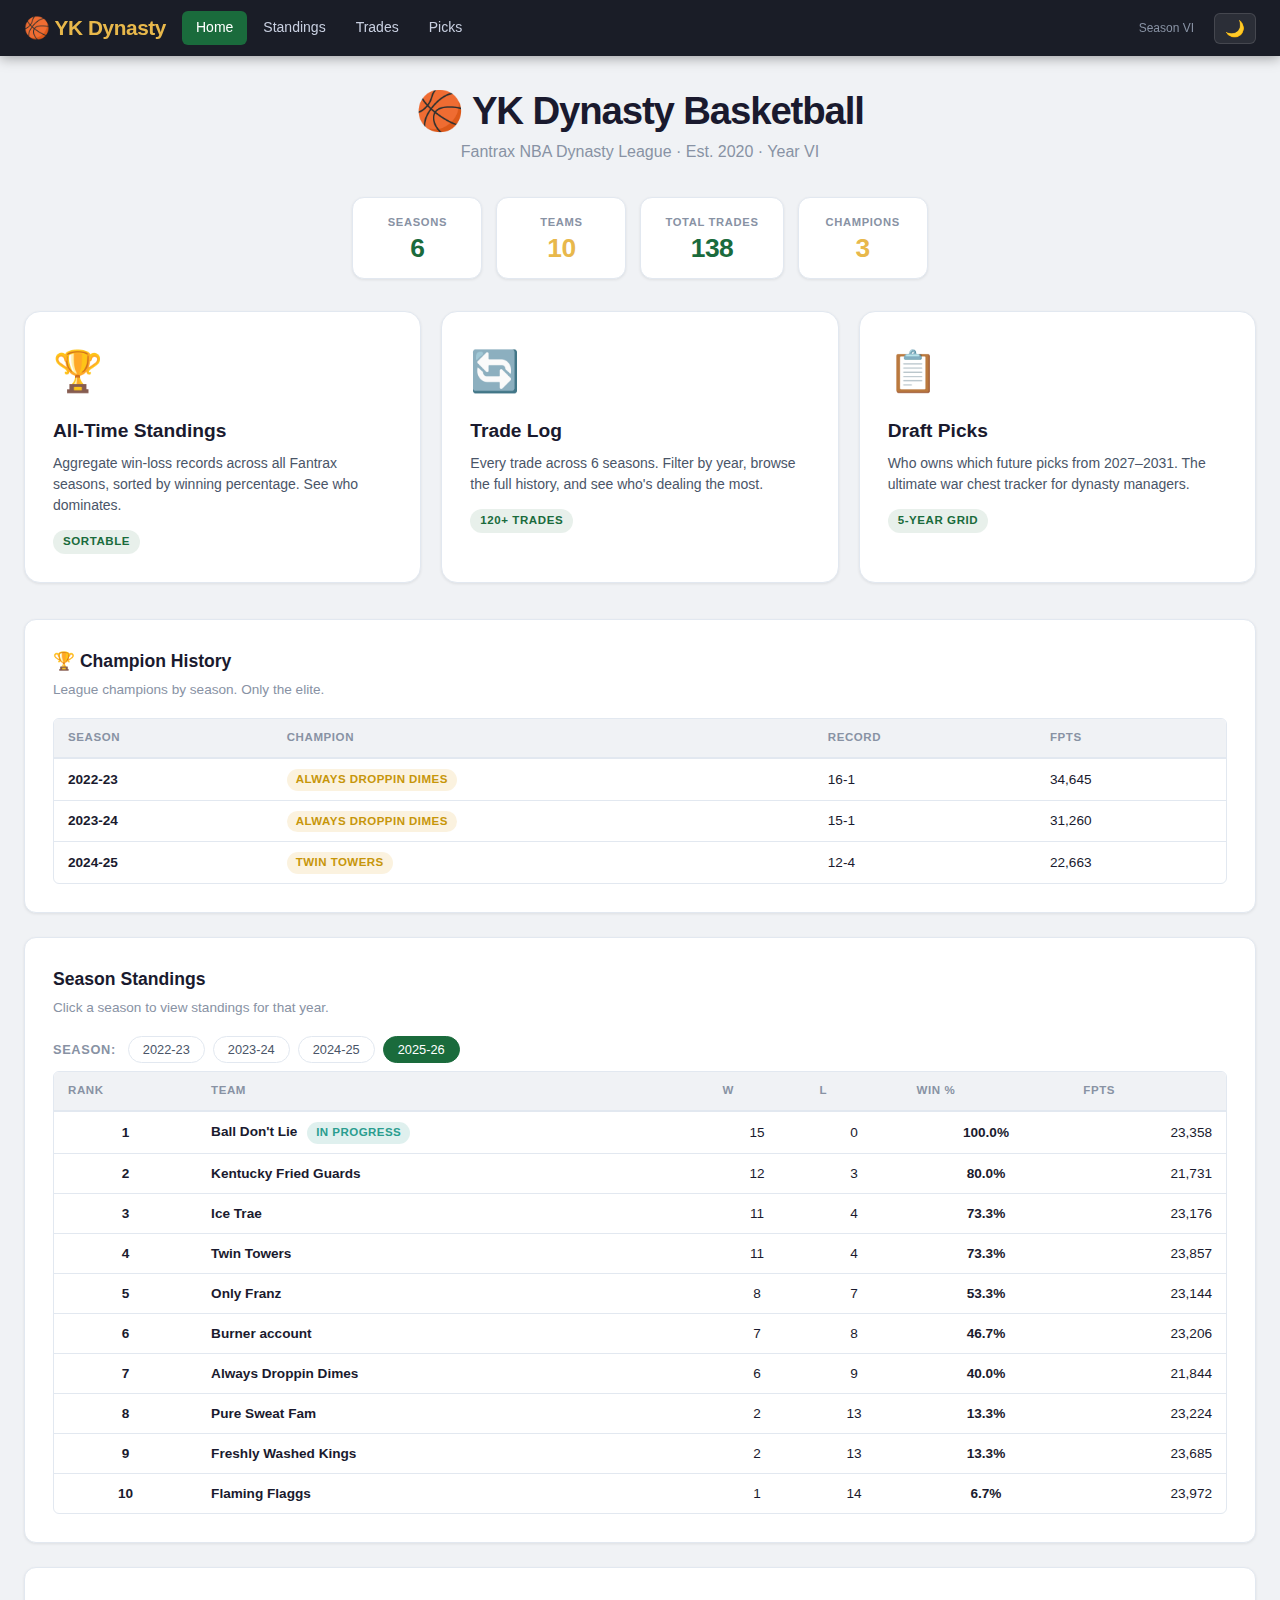
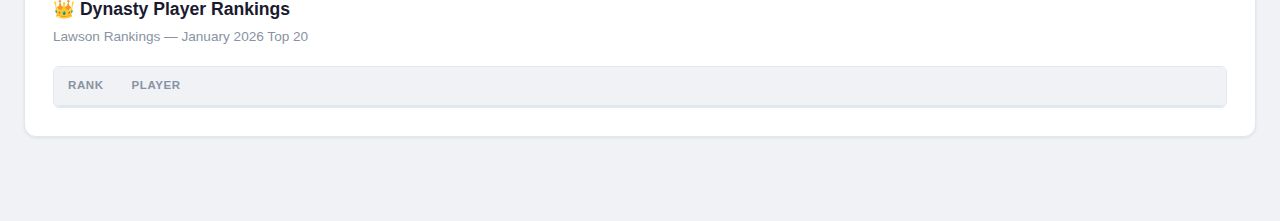
<file: docs/index.html>
<!DOCTYPE html>
<html lang="en">
<head>
  <meta charset="UTF-8" />
  <meta name="viewport" content="width=device-width, initial-scale=1.0" />
  <title>YK Dynasty Basketball</title>
  <script>if(localStorage.getItem('yk_theme')==='dark')document.documentElement.classList.add('dark');</script>
  <link rel="stylesheet" href="css/style.css" />
</head>
<body>
  <script src="js/nav.js"></script>

  <main class="page-container">
    <header class="page-header">
      <h1>&#x1F3C0; YK Dynasty Basketball</h1>
      <p class="subtitle">Fantrax NBA Dynasty League &middot; Est. 2020 &middot; Year VI</p>
    </header>

    <!-- Stat Bar -->
    <div class="stat-bar">
      <div class="stat-card">
        <span class="stat-label">Seasons</span>
        <span class="stat-value" id="stat-seasons">6</span>
      </div>
      <div class="stat-card">
        <span class="stat-label">Teams</span>
        <span class="stat-value gold" id="stat-teams">10</span>
      </div>
      <div class="stat-card">
        <span class="stat-label">Total Trades</span>
        <span class="stat-value" id="stat-trades">&mdash;</span>
      </div>
      <div class="stat-card">
        <span class="stat-label">Champions</span>
        <span class="stat-value gold" id="stat-champs">3</span>
      </div>
    </div>

    <!-- Dashboard Navigation Cards -->
    <div class="dashboard-grid">
      <a class="dashboard-card" href="standings.html">
        <div class="card-icon">&#x1F3C6;</div>
        <div class="card-title">All-Time Standings</div>
        <div class="card-desc">
          Aggregate win-loss records across all Fantrax seasons, sorted by
          winning percentage. See who dominates.
        </div>
        <span class="card-tag">Sortable</span>
      </a>
      <a class="dashboard-card" href="trade.html">
        <div class="card-icon">&#x1F504;</div>
        <div class="card-title">Trade Log</div>
        <div class="card-desc">
          Every trade across 6 seasons. Filter by year, browse the full
          history, and see who's dealing the most.
        </div>
        <span class="card-tag">120+ Trades</span>
      </a>
      <a class="dashboard-card" href="picks.html">
        <div class="card-icon">&#x1F4CB;</div>
        <div class="card-title">Draft Picks</div>
        <div class="card-desc">
          Who owns which future picks from 2027&ndash;2031. The ultimate
          war chest tracker for dynasty managers.
        </div>
        <span class="card-tag">5-Year Grid</span>
      </a>
    </div>

    <!-- Champion History -->
    <div class="chart-section">
      <h2>&#x1F3C6; Champion History</h2>
      <p class="chart-description">League champions by season. Only the elite.</p>
      <div class="data-table-wrapper">
        <table class="data-table" id="champ-table">
          <thead>
            <tr>
              <th>Season</th>
              <th>Champion</th>
              <th>Record</th>
              <th>FPTS</th>
            </tr>
          </thead>
          <tbody id="champ-tbody"></tbody>
        </table>
      </div>
    </div>

    <!-- Season Standings Switcher -->
    <div class="chart-section">
      <h2>Season Standings</h2>
      <p class="chart-description">Click a season to view standings for that year.</p>
      <div class="filter-bar" id="season-filter-bar">
        <label>Season:</label>
      </div>
      <div class="data-table-wrapper">
        <table class="data-table" id="standings-table">
          <thead>
            <tr>
              <th data-sort="rank">Rank</th>
              <th data-sort="team">Team</th>
              <th data-sort="w">W</th>
              <th data-sort="l">L</th>
              <th data-sort="pct">Win %</th>
              <th data-sort="fpts">FPTS</th>
            </tr>
          </thead>
          <tbody id="standings-tbody"></tbody>
        </table>
      </div>
    </div>

    <!-- Dynasty Rankings (Top 20) -->
    <div class="chart-section">
      <h2>&#x1F451; Dynasty Player Rankings</h2>
      <p class="chart-description">Lawson Rankings &mdash; January 2026 Top 20</p>
      <div class="data-table-wrapper">
        <table class="data-table" id="rankings-table">
          <thead>
            <tr>
              <th style="width:60px">Rank</th>
              <th>Player</th>
            </tr>
          </thead>
          <tbody id="rankings-tbody"></tbody>
        </table>
      </div>
    </div>
  </main>

  <script src="js/charts.js"></script>
  <script>
    (async function () {
      const YK = window.YK;

      // Load data
      let seasonsData, tradesData, rankingsData;
      try {
        [seasonsData, tradesData, rankingsData] = await Promise.all([
          YK.loadJSON('data/seasons.json'),
          YK.loadJSON('data/trades.json'),
          YK.loadJSON('data/rankings.json'),
        ]);
      } catch (e) {
        console.error('Failed to load data:', e);
        return;
      }

      const seasons = seasonsData.seasons;

      // Stat bar
      document.getElementById('stat-trades').textContent = tradesData.length;

      // Champion table
      const champTbody = document.getElementById('champ-tbody');
      const champs = seasons.filter(s => s.champion);
      champTbody.innerHTML = champs.map(s => {
        const winner = s.standings.find(t => t.team === s.champion);
        return `<tr>
          <td><strong>${s.year}</strong></td>
          <td>
            <span class="badge badge-champ">${s.champion}</span>
          </td>
          <td>${winner ? `${winner.w}-${winner.l}` : '&mdash;'}</td>
          <td>${winner ? winner.fpts.toLocaleString() : '&mdash;'}</td>
        </tr>`;
      }).join('');

      // Season standings switcher
      const filterBar = document.getElementById('season-filter-bar');
      const standingsTbody = document.getElementById('standings-tbody');

      function renderStandings(season) {
        const s = seasons.find(x => x.year === season);
        if (!s) return;
        standingsTbody.innerHTML = s.standings.map(t => {
          const isChamp = t.team === s.champion;
          return `<tr data-rank="${t.rank}" data-team="${t.team}" data-w="${t.w}" data-l="${t.l}" data-pct="${t.win_pct}" data-fpts="${t.fpts}">
            <td style="text-align:center;font-weight:700">${t.rank}</td>
            <td>
              ${isChamp ? '<span style="color:var(--brand-gold);margin-right:4px">&#x1F3C6;</span>' : ''}
              <strong>${t.team}</strong>
              ${s.in_progress && t.rank === 1 ? ' <span class="badge badge-active" style="margin-left:6px">IN PROGRESS</span>' : ''}
            </td>
            <td style="text-align:center">${t.w}</td>
            <td style="text-align:center">${t.l}</td>
            <td style="text-align:center;font-weight:600">${(t.win_pct * 100).toFixed(1)}%</td>
            <td style="text-align:right">${t.fpts.toLocaleString()}</td>
          </tr>`;
        }).join('');
      }

      // Build filter buttons
      seasons.forEach((s, i) => {
        const btn = document.createElement('button');
        btn.className = 'filter-btn' + (i === seasons.length - 1 ? ' active' : '');
        btn.textContent = s.year;
        btn.addEventListener('click', () => {
          filterBar.querySelectorAll('.filter-btn').forEach(b => b.classList.remove('active'));
          btn.classList.add('active');
          renderStandings(s.year);
        });
        filterBar.appendChild(btn);
      });

      // Show current season by default
      renderStandings(seasons[seasons.length - 1].year);

      // Make standings sortable
      YK.makeSortable(document.getElementById('standings-table'));

      // Dynasty rankings (top 20)
      const rankingsTbody = document.getElementById('rankings-tbody');
      rankingsTbody.innerHTML = rankingsData.rankings.slice(0, 20).map(r => {
        return `<tr>
          <td style="text-align:center;font-weight:700;color:var(--brand-green)">${r.rank}</td>
          <td>${r.player}</td>
        </tr>`;
      }).join('');
    })();
  </script>
</body>
</html>
</file>
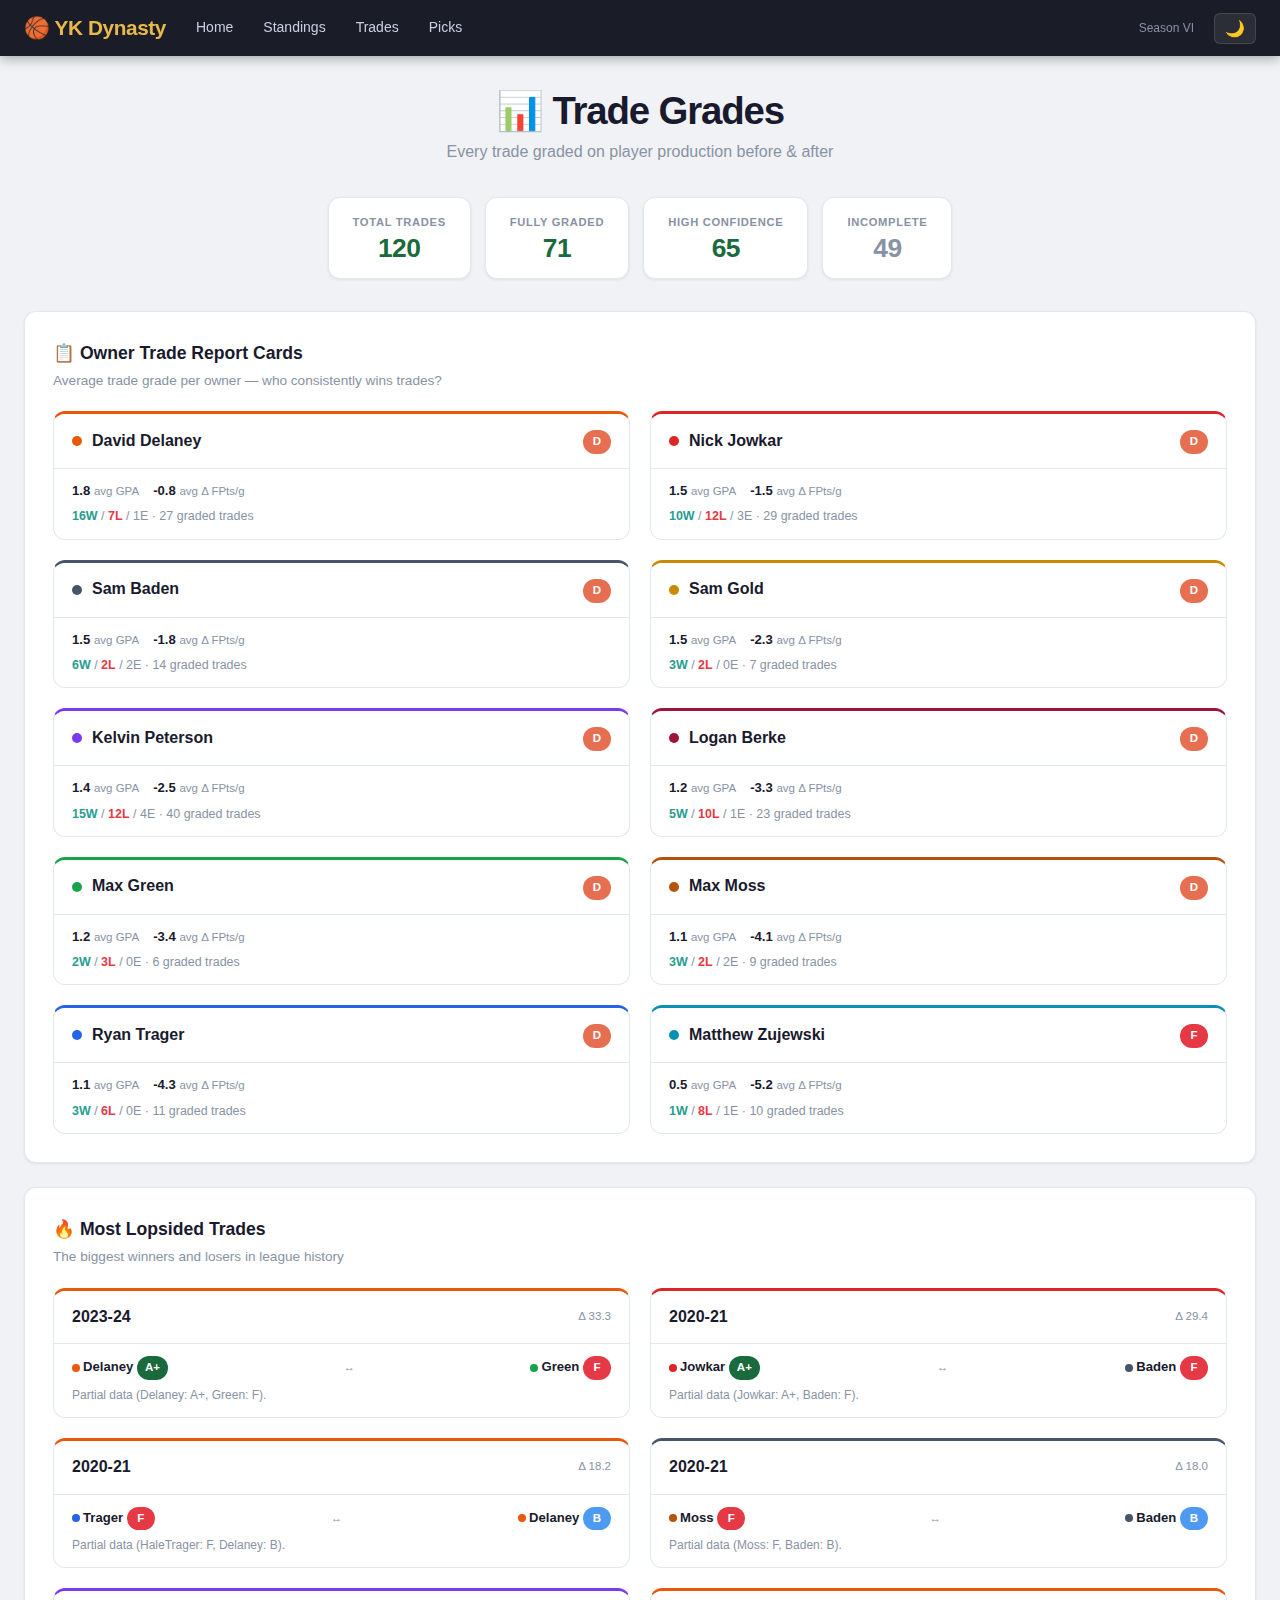
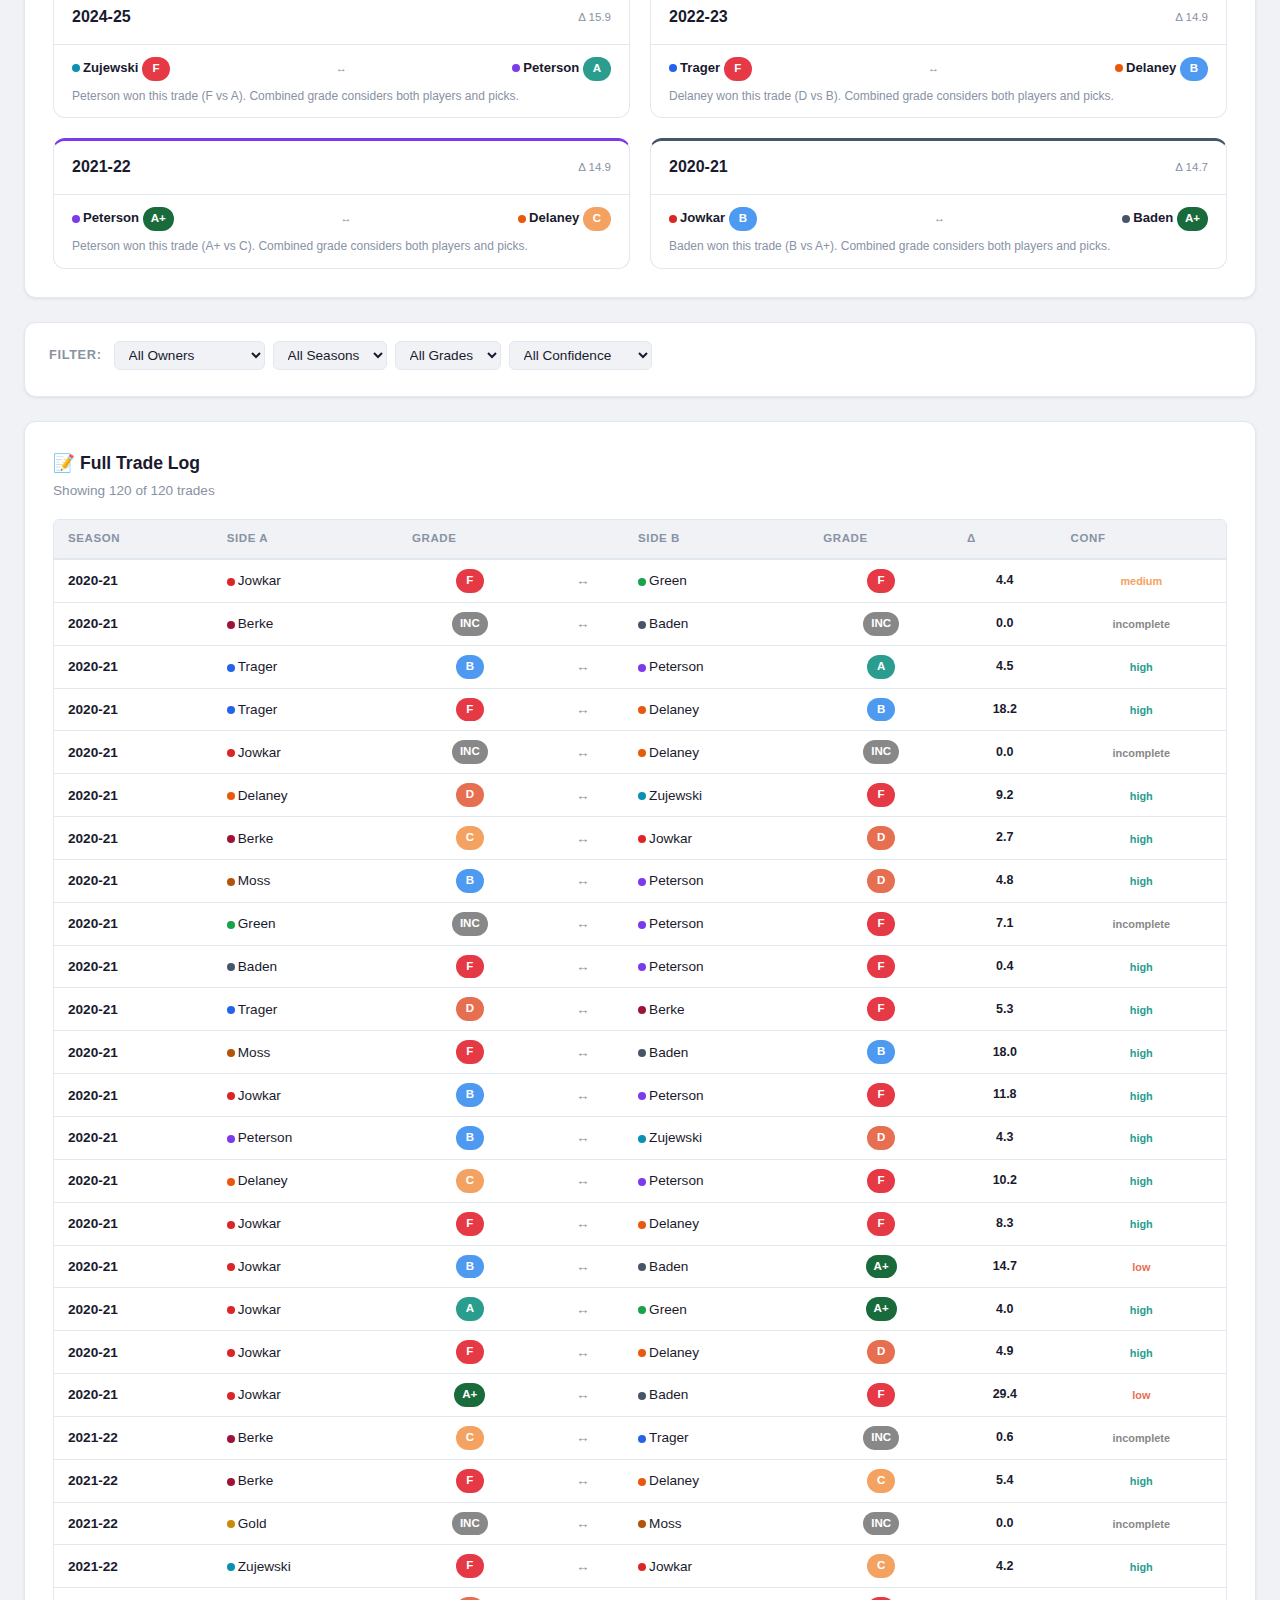
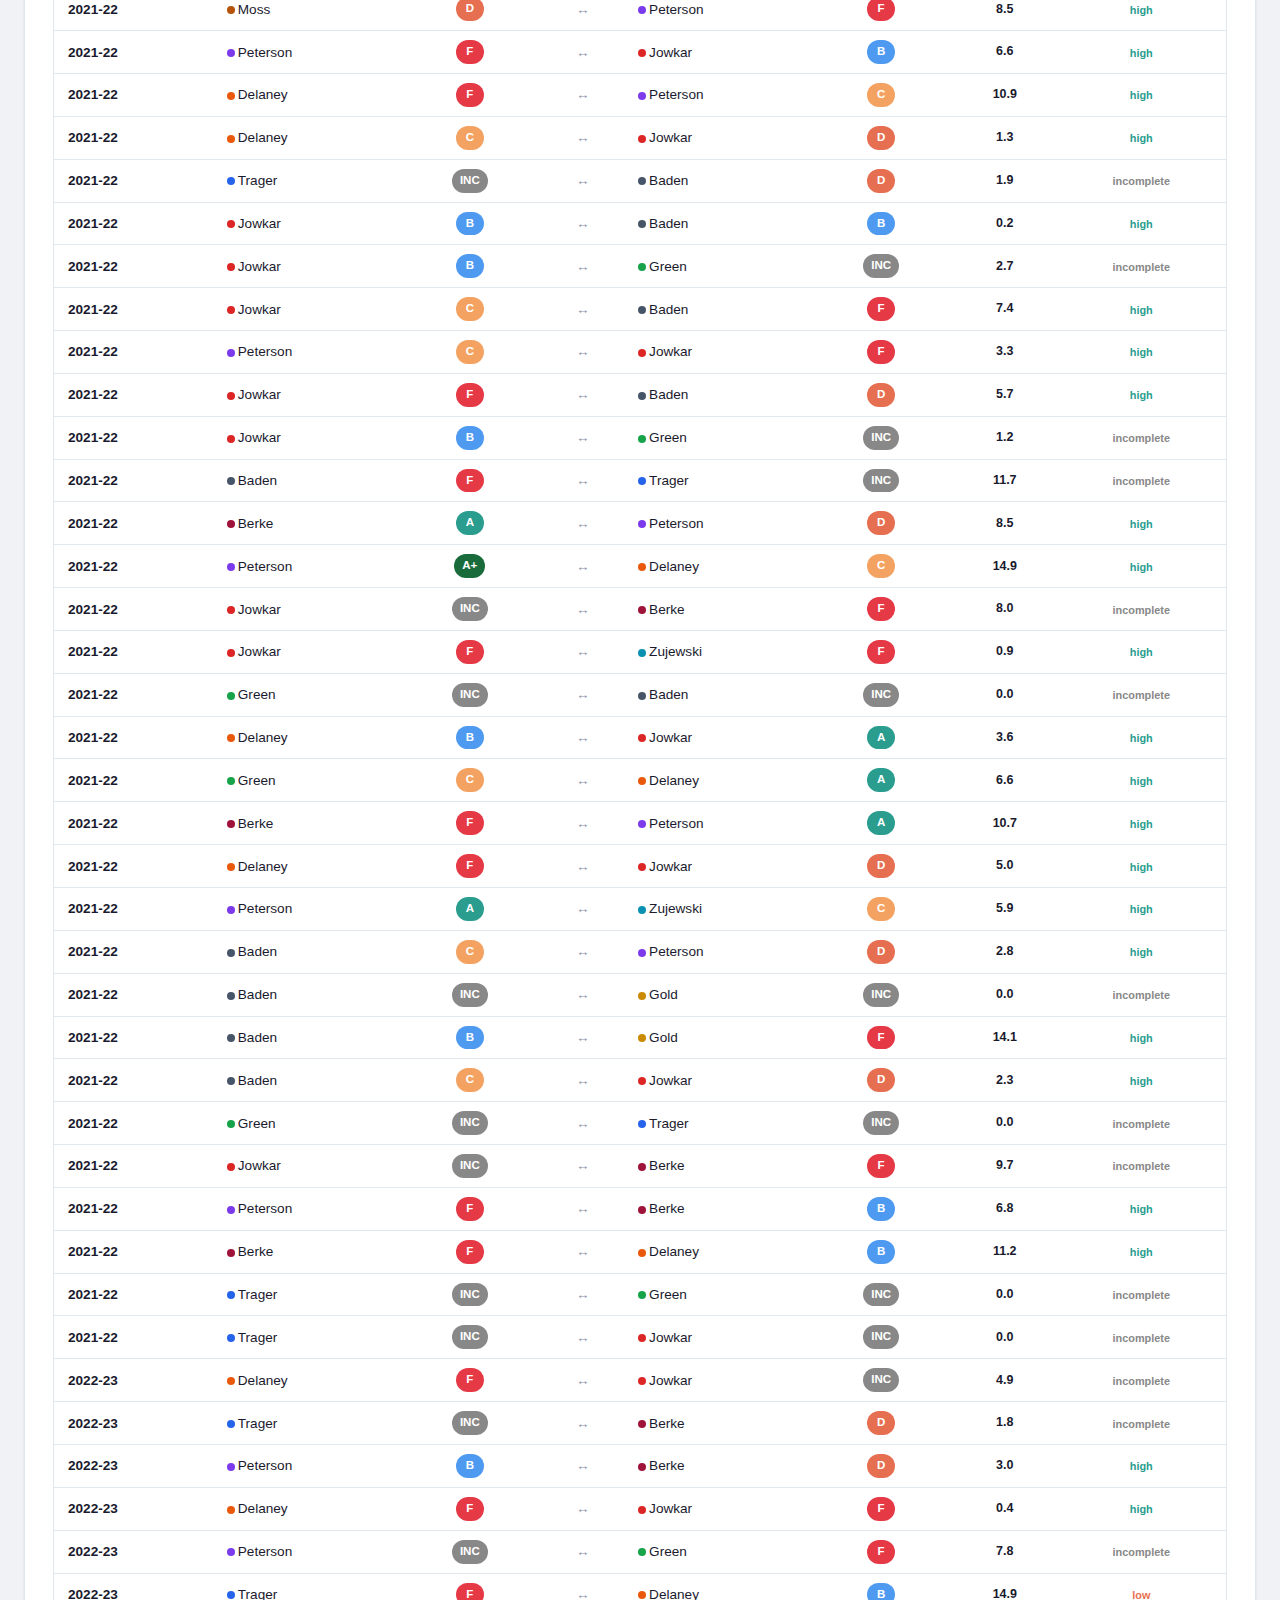
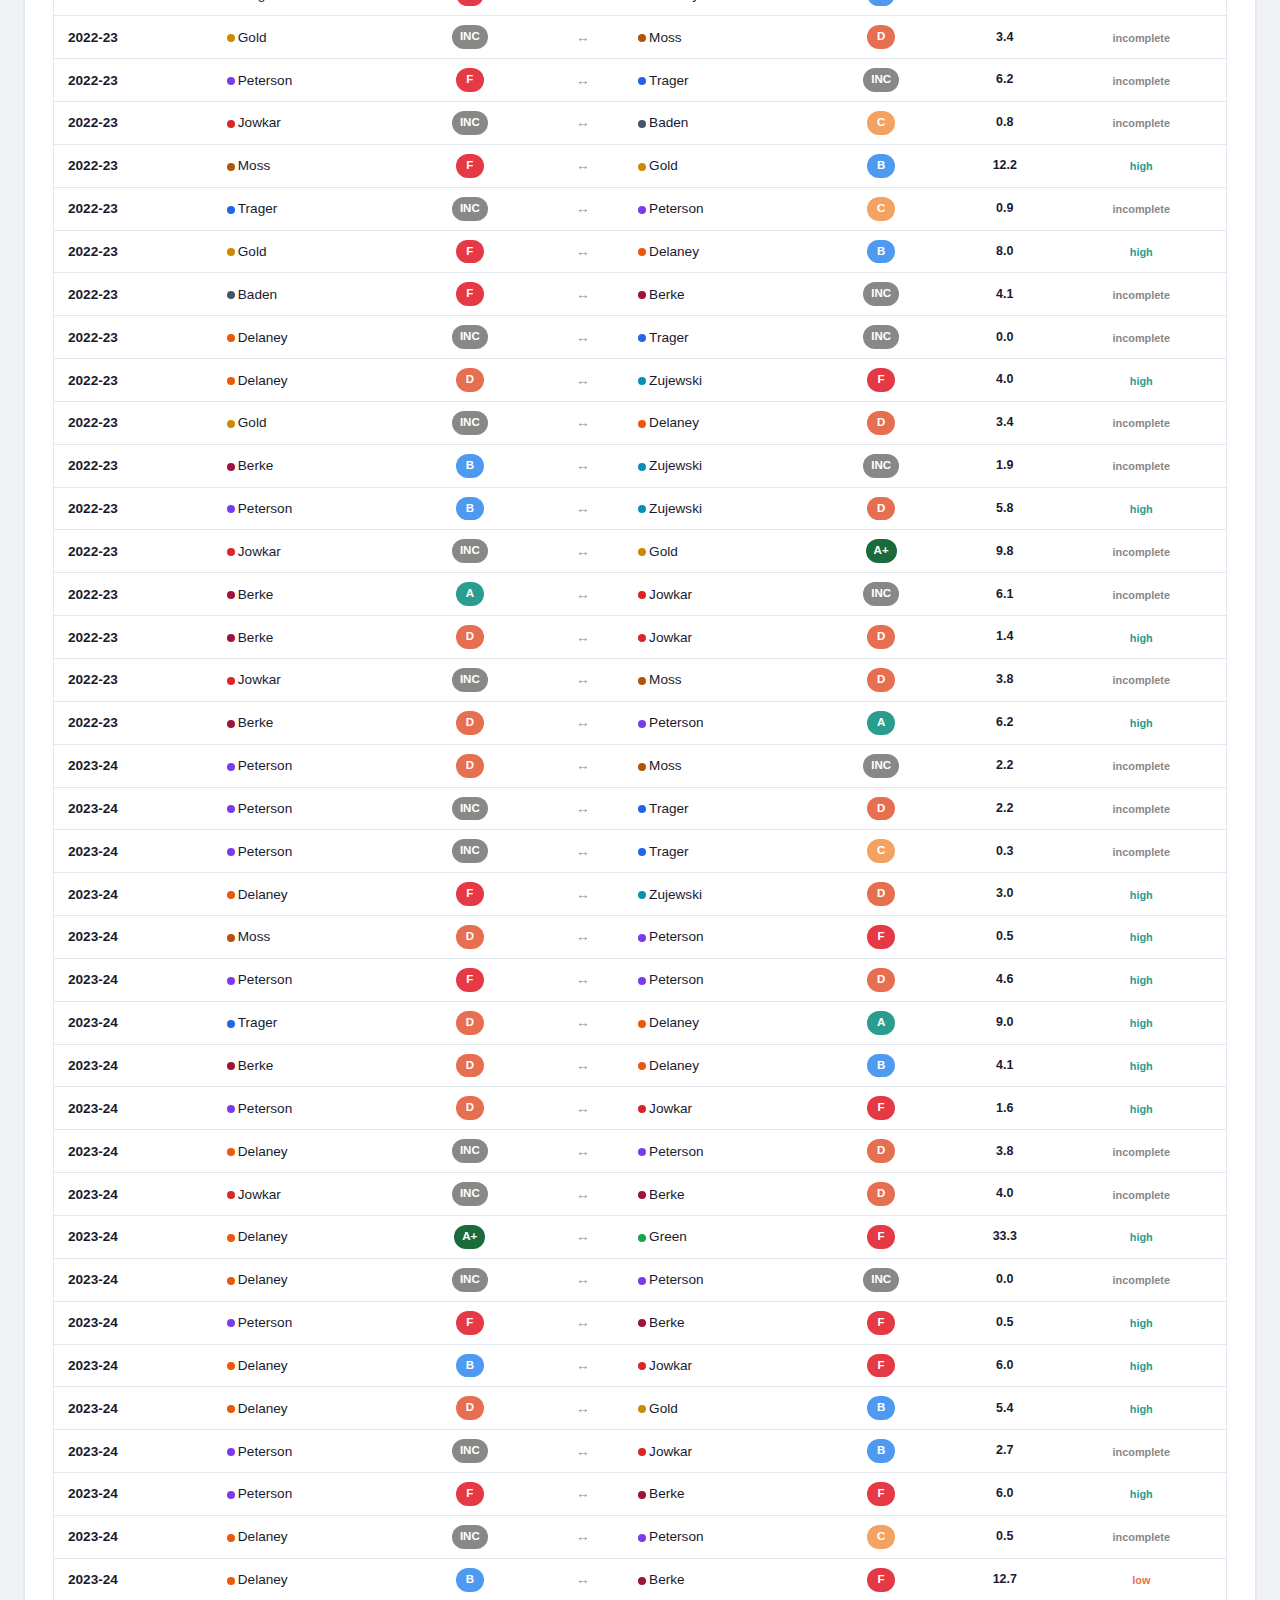
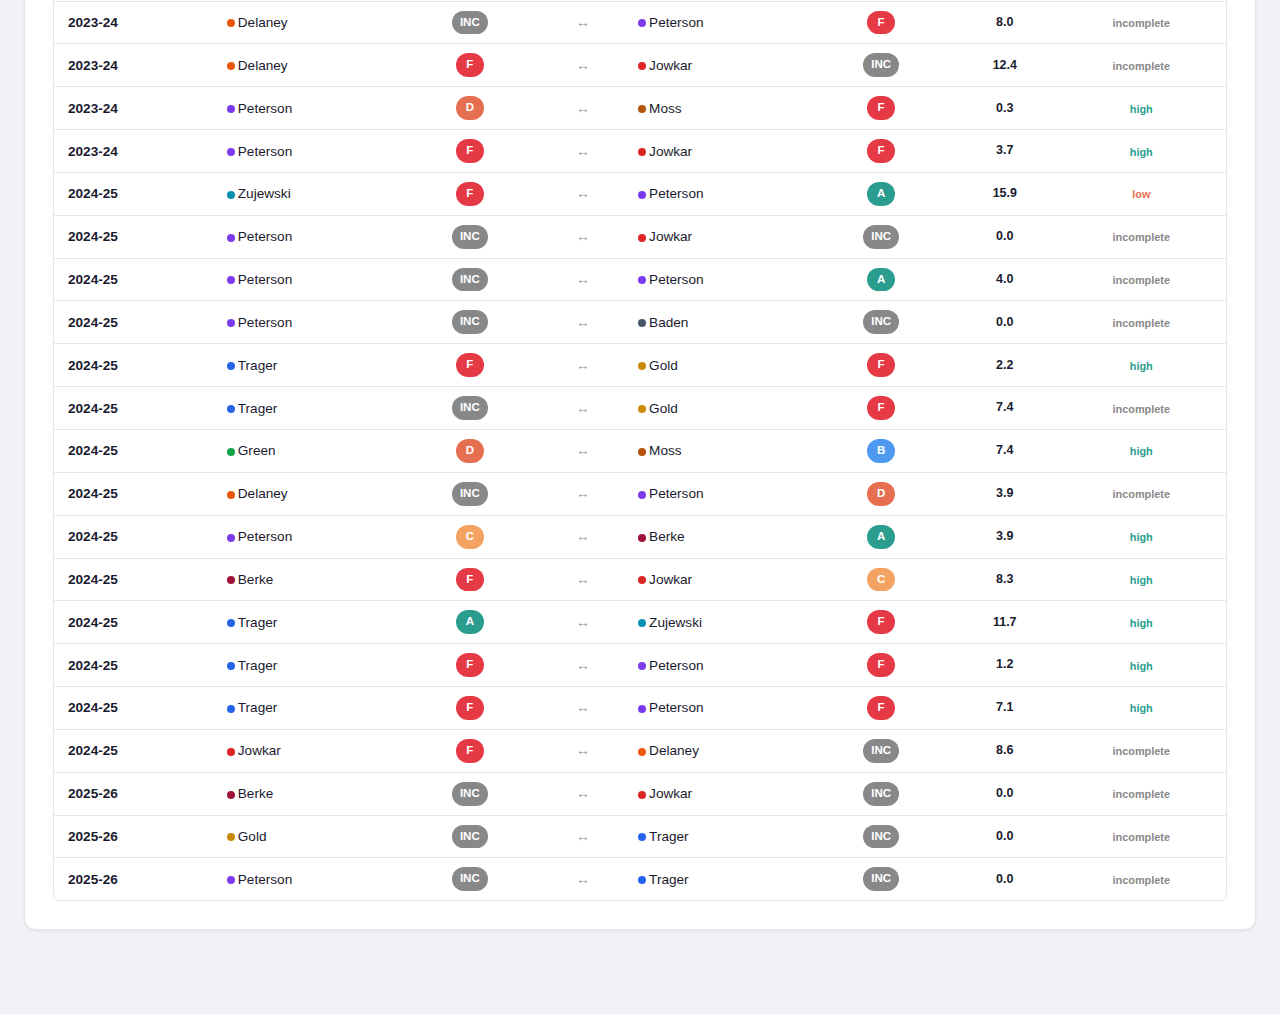
<file: docs/grades.html>
<!DOCTYPE html>
<html lang="en">
<head>
  <meta charset="UTF-8" />
  <meta name="viewport" content="width=device-width, initial-scale=1.0" />
  <title>Trade Grades &mdash; YK Dynasty Basketball</title>
  <script>if(localStorage.getItem('yk_theme')==='dark')document.documentElement.classList.add('dark');</script>
  <link rel="stylesheet" href="css/style.css" />
</head>
<body>
  <script src="js/nav.js"></script>

  <main class="page-container">
    <header class="page-header">
      <h1>&#x1F4CA; Trade Grades</h1>
      <p class="subtitle">Every trade graded on player production before &amp; after</p>
    </header>

    <!-- Summary Stats -->
    <div class="stat-bar" id="grade-stats-bar">
      <div class="stat-card"><span class="stat-label">Loading&hellip;</span></div>
    </div>

    <!-- Owner Report Cards -->
    <div class="chart-section" id="owner-report-section">
      <h2>&#x1F4CB; Owner Trade Report Cards</h2>
      <p class="chart-description">Average trade grade per owner &mdash; who consistently wins trades?</p>
      <div id="owner-report-grid" class="roster-grid"></div>
    </div>

    <!-- Best & Worst Trades -->
    <div class="chart-section" id="notable-trades-section">
      <h2>&#x1F525; Most Lopsided Trades</h2>
      <p class="chart-description">The biggest winners and losers in league history</p>
      <div id="notable-trades-grid" class="roster-grid"></div>
    </div>

    <!-- Filters -->
    <div class="chart-section" style="padding:18px 24px">
      <div class="filter-bar" id="grade-filters">
        <label>Filter:</label>
        <select id="filter-owner" class="filter-select">
          <option value="">All Owners</option>
        </select>
        <select id="filter-season" class="filter-select">
          <option value="">All Seasons</option>
        </select>
        <select id="filter-grade" class="filter-select">
          <option value="">All Grades</option>
          <option value="A+">A+ Only</option>
          <option value="A">A Only</option>
          <option value="B">B Only</option>
          <option value="C">C Only</option>
          <option value="D">D Only</option>
          <option value="F">F Only</option>
        </select>
        <select id="filter-confidence" class="filter-select">
          <option value="">All Confidence</option>
          <option value="high">High Confidence</option>
          <option value="medium">Medium</option>
          <option value="low">Low</option>
          <option value="incomplete">Incomplete</option>
        </select>
      </div>
    </div>

    <!-- Trade Log -->
    <div class="chart-section" id="trade-log-section">
      <h2>&#x1F4DD; Full Trade Log</h2>
      <p class="chart-description" id="trade-count-label"></p>
      <div id="trade-log" class="data-table-wrapper"></div>
    </div>

    <!-- Trade Detail (expandable) -->
    <div id="trade-detail" style="display:none"></div>
  </main>

  <script src="js/core.js"></script>
  <script src="js/dashboards/grades.js"></script>
</body>
</html>
</file>
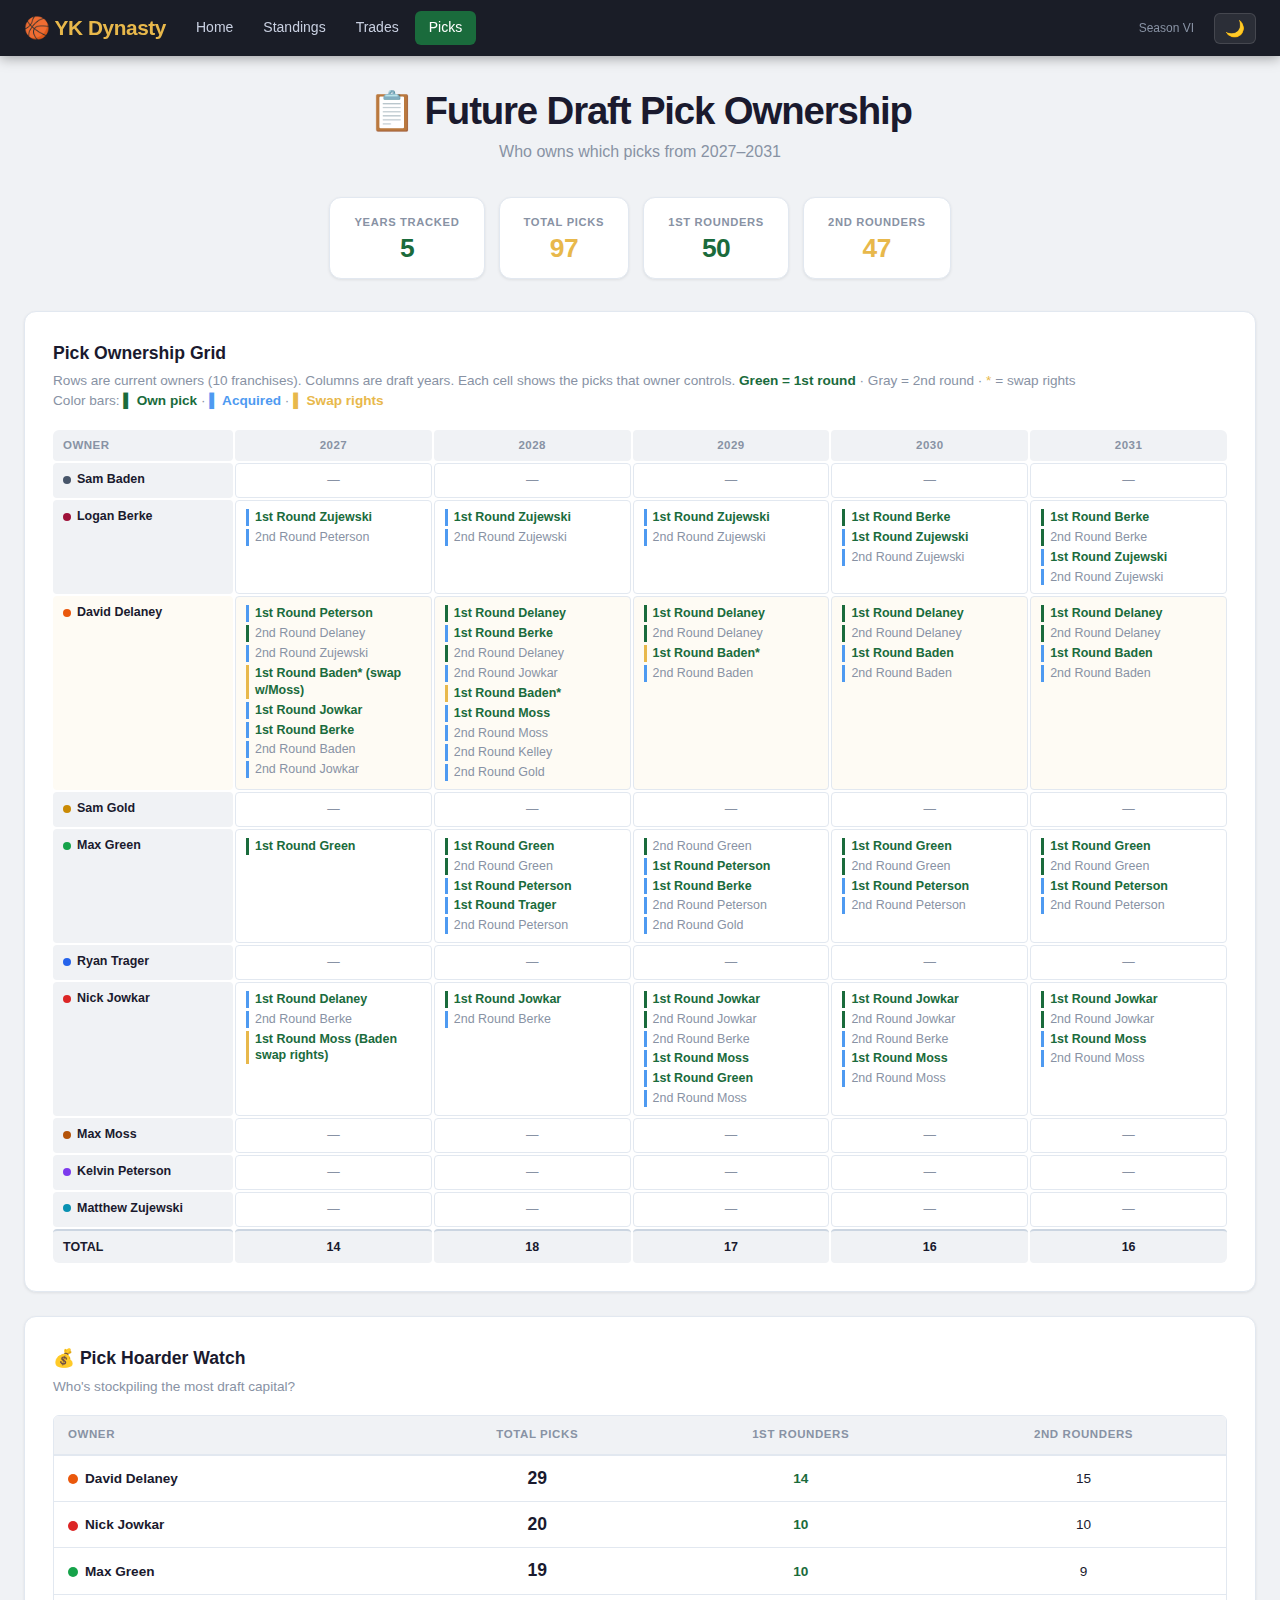
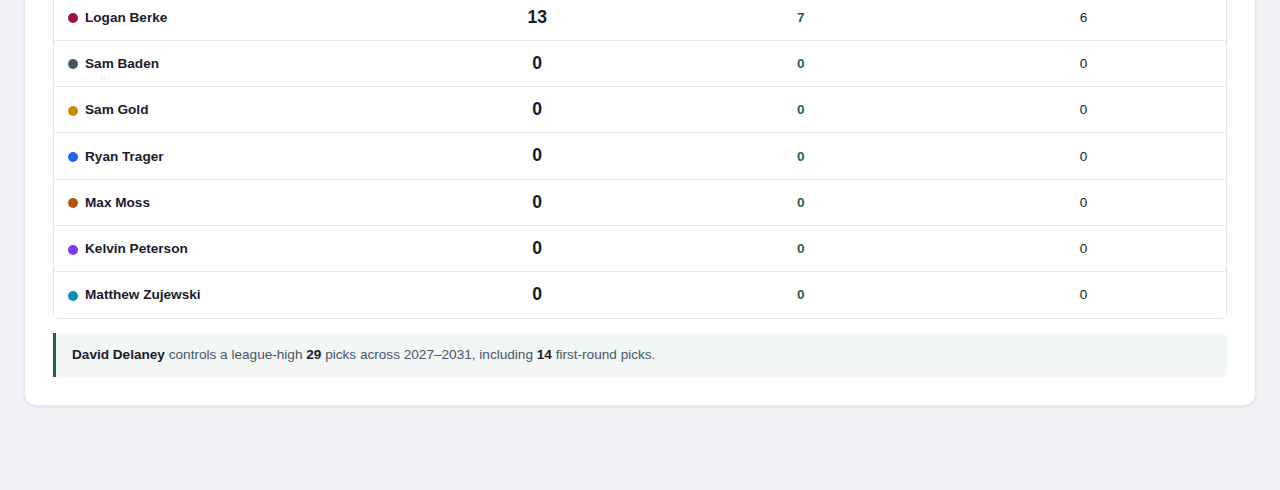
<file: docs/picks.html>
<!DOCTYPE html>
<html lang="en">
<head>
  <meta charset="UTF-8" />
  <meta name="viewport" content="width=device-width, initial-scale=1.0" />
  <title>Draft Picks &mdash; YK Dynasty Basketball</title>
  <script>if(localStorage.getItem('yk_theme')==='dark')document.documentElement.classList.add('dark');</script>
  <link rel="stylesheet" href="css/style.css" />
</head>
<body>
  <script src="js/nav.js"></script>

  <main class="page-container">
    <header class="page-header">
      <h1>&#x1F4CB; Future Draft Pick Ownership</h1>
      <p class="subtitle" id="picks-subtitle">Loading&hellip;</p>
    </header>

    <!-- Stat bar -->
    <div class="stat-bar" id="pick-stats"></div>

    <!-- Pick Grid -->
    <div class="chart-section">
      <h2>Pick Ownership Grid</h2>
      <p class="chart-description">
        Rows are current owners (10 franchises). Columns are draft years. Each cell shows the picks that owner controls.
        <span class="pick-1st">Green = 1st round</span> &middot;
        <span class="pick-2nd">Gray = 2nd round</span> &middot;
        <span style="color:var(--brand-gold)">*</span> = swap rights<br>
        Color bars: <span style="color:var(--brand-green);font-weight:600">&#9612; Own pick</span> &middot;
        <span style="color:var(--kept);font-weight:600">&#9612; Acquired</span> &middot;
        <span style="color:var(--brand-gold);font-weight:600">&#9612; Swap rights</span>
      </p>
      <div class="data-table-wrapper" style="border:none">
        <div id="pick-grid-container">
          <div class="loading-spinner"><div class="spinner"></div> Loading&hellip;</div>
        </div>
      </div>
    </div>

    <!-- Pick Hoarder Insight -->
    <div class="chart-section" id="hoarder-section" style="display:none">
      <h2>&#x1F4B0; Pick Hoarder Watch</h2>
      <p class="chart-description">Who's stockpiling the most draft capital?</p>
      <div class="data-table-wrapper">
        <table class="data-table" id="hoarder-table">
          <thead>
            <tr>
              <th data-sort="owner">Owner</th>
              <th data-sort="total" style="text-align:center">Total Picks</th>
              <th data-sort="firsts" style="text-align:center">1st Rounders</th>
              <th data-sort="seconds" style="text-align:center">2nd Rounders</th>
            </tr>
          </thead>
          <tbody id="hoarder-tbody"></tbody>
        </table>
      </div>
      <p class="chart-insight" id="hoarder-insight"></p>
    </div>
  </main>

  <script src="js/core.js"></script>
  <script>
    (async function () {
      const YK = window.YK;

      let picksData;
      try {
        picksData = await YK.loadJSON('data/picks.json');
      } catch (e) {
        console.error('Failed to load picks:', e);
        return;
      }

      const years = Object.keys(picksData).sort();

      // Dynamic subtitle
      if (years.length > 0) {
        document.getElementById('picks-subtitle').innerHTML =
          'Who owns which picks from ' + years[0] + '&ndash;' + years[years.length - 1];
      }

      // Use canonical 10 owners from YK, sorted alphabetically
      const owners = YK.OWNERS_ALPHA.slice();

      // Classify picks: own, acquired, swap
      function classifyPick(pickStr, holderOwner) {
        const isSwap = pickStr.includes('*') || pickStr.toLowerCase().includes('swap');
        if (isSwap) return 'pick-swap';

        // Parse original owner from pick string: "1st Round OwnerName" or "2nd Round OwnerName"
        const match = pickStr.match(/(?:1st|2nd)\s+Round\s+(\w+)/i);
        if (match) {
          const originalOwner = YK.resolveOwner(match[1]);
          if (originalOwner === holderOwner) return 'pick-own';
          return 'pick-acquired';
        }
        return 'pick-own';
      }

      // Build grid
      const container = document.getElementById('pick-grid-container');

      let gridHTML = '<div class="pick-grid" style="grid-template-columns: 180px repeat(' + years.length + ', 1fr);">';

      // Header row
      gridHTML += '<div class="pick-cell header">Owner</div>';
      years.forEach(function(yr) {
        gridHTML += '<div class="pick-cell header" style="text-align:center">' + yr + '</div>';
      });

      // Owner rows
      owners.forEach(function(owner) {
        const color = YK.ownerColor(owner);
        const displayName = YK.ownerDisplayName(owner);
        const isDelaney = owner === 'Delaney';
        const highlightClass = isDelaney ? ' owner-highlight' : '';

        gridHTML += '<div class="pick-cell owner-name' + highlightClass + '">';
        gridHTML += '<span style="display:inline-block;width:8px;height:8px;border-radius:50%;background:' + color + ';margin-right:6px;vertical-align:middle"></span>';
        gridHTML += displayName;
        gridHTML += '</div>';

        years.forEach(function(yr) {
          const picks = (picksData[yr] && picksData[yr][owner]) || [];
          if (picks.length === 0) {
            gridHTML += '<div class="pick-cell pick-content' + highlightClass + '" style="text-align:center;color:var(--text-muted)">&mdash;</div>';
          } else {
            const pickItems = picks.map(function(p) {
              const is1st = p.toLowerCase().includes('1st');
              const cls = is1st ? 'pick-1st' : 'pick-2nd';
              const colorCls = classifyPick(p, owner);
              return '<div class="pick-item ' + cls + ' ' + colorCls + '">' + escapeHtml(p) + '</div>';
            }).join('');
            gridHTML += '<div class="pick-cell pick-content' + highlightClass + '">' + pickItems + '</div>';
          }
        });
      });

      // Summary row
      gridHTML += '<div class="pick-cell summary-row" style="font-weight:700;background:var(--bg-primary);border-top:2px solid var(--border-strong)">TOTAL</div>';
      years.forEach(function(yr) {
        let yearTotal = 0;
        owners.forEach(function(owner) {
          yearTotal += ((picksData[yr] && picksData[yr][owner]) || []).length;
        });
        gridHTML += '<div class="pick-cell summary-row" style="text-align:center;font-weight:700;background:var(--bg-primary);border-top:2px solid var(--border-strong)">' + yearTotal + '</div>';
      });

      gridHTML += '</div>';
      container.innerHTML = gridHTML;

      // Stat bar
      let totalPicks = 0;
      let total1st = 0;
      let total2nd = 0;
      years.forEach(function(yr) {
        Object.values(picksData[yr] || {}).forEach(function(picks) {
          picks.forEach(function(p) {
            totalPicks++;
            if (p.toLowerCase().includes('1st')) total1st++;
            else total2nd++;
          });
        });
      });

      document.getElementById('pick-stats').innerHTML =
        '<div class="stat-card">' +
          '<span class="stat-label">Years Tracked</span>' +
          '<span class="stat-value">' + years.length + '</span>' +
        '</div>' +
        '<div class="stat-card">' +
          '<span class="stat-label">Total Picks</span>' +
          '<span class="stat-value gold">' + totalPicks + '</span>' +
        '</div>' +
        '<div class="stat-card">' +
          '<span class="stat-label">1st Rounders</span>' +
          '<span class="stat-value">' + total1st + '</span>' +
        '</div>' +
        '<div class="stat-card">' +
          '<span class="stat-label">2nd Rounders</span>' +
          '<span class="stat-value gold">' + total2nd + '</span>' +
        '</div>';

      // Hoarder table
      var ownerTotals = {};
      owners.forEach(function(owner) {
        ownerTotals[owner] = { total: 0, firsts: 0, seconds: 0 };
        years.forEach(function(yr) {
          var picks = (picksData[yr] && picksData[yr][owner]) || [];
          picks.forEach(function(p) {
            ownerTotals[owner].total++;
            if (p.toLowerCase().includes('1st')) ownerTotals[owner].firsts++;
            else ownerTotals[owner].seconds++;
          });
        });
      });

      var sortedHoarders = owners.slice().sort(function(a, b) { return ownerTotals[b].total - ownerTotals[a].total; });

      var hoarderTbody = document.getElementById('hoarder-tbody');
      hoarderTbody.innerHTML = sortedHoarders.map(function(owner) {
        var t = ownerTotals[owner];
        var color = YK.ownerColor(owner);
        var displayName = YK.ownerDisplayName(owner);
        return '<tr data-owner="' + displayName + '" data-total="' + t.total + '" data-firsts="' + t.firsts + '" data-seconds="' + t.seconds + '">' +
          '<td>' +
            '<span style="display:inline-block;width:10px;height:10px;border-radius:50%;background:' + color + ';margin-right:7px;vertical-align:middle"></span>' +
            '<strong>' + displayName + '</strong>' +
          '</td>' +
          '<td style="text-align:center;font-weight:700;font-size:1.1rem">' + t.total + '</td>' +
          '<td style="text-align:center"><span class="pick-1st">' + t.firsts + '</span></td>' +
          '<td style="text-align:center">' + t.seconds + '</td>' +
        '</tr>';
      }).join('');

      // Insight
      var topHoarder = sortedHoarders[0];
      if (topHoarder) {
        var t = ownerTotals[topHoarder];
        document.getElementById('hoarder-insight').innerHTML =
          '<strong>' + YK.ownerDisplayName(topHoarder) + '</strong> controls a league-high <strong>' + t.total + '</strong> picks across ' +
          years[0] + '&ndash;' + years[years.length - 1] + ', ' +
          'including <strong>' + t.firsts + '</strong> first-round picks.';
      }

      document.getElementById('hoarder-section').style.display = 'block';
      YK.makeSortable(document.getElementById('hoarder-table'));

      function escapeHtml(str) {
        var div = document.createElement('div');
        div.textContent = str;
        return div.innerHTML;
      }
    })();
  </script>
</body>
</html>
</file>
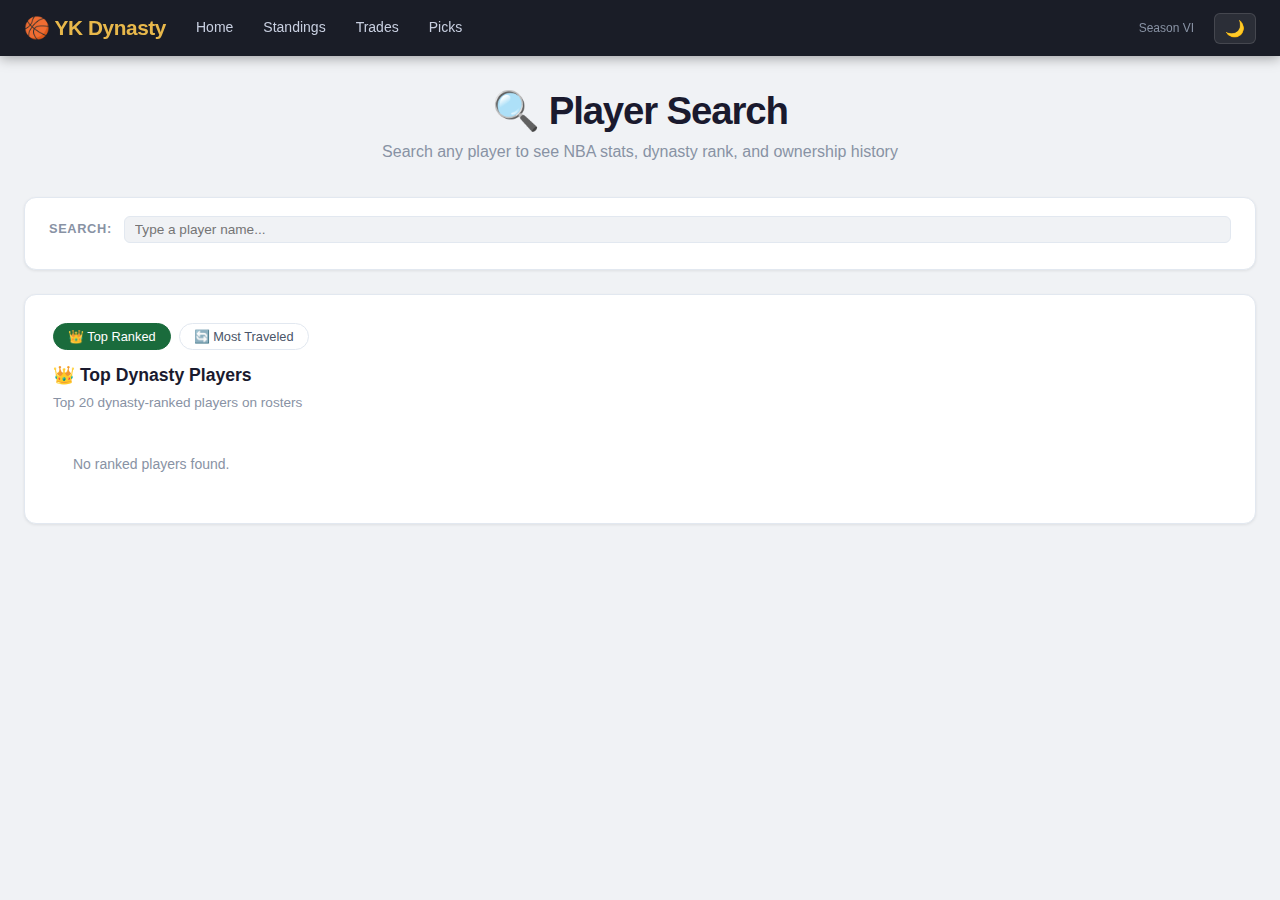
<file: docs/players.html>
<!DOCTYPE html>
<html lang="en">
<head>
  <meta charset="UTF-8" />
  <meta name="viewport" content="width=device-width, initial-scale=1.0" />
  <title>Players &mdash; YK Dynasty Basketball</title>
  <script>if(localStorage.getItem('yk_theme')==='dark')document.documentElement.classList.add('dark');</script>
  <link rel="stylesheet" href="css/style.css" />
</head>
<body>
  <script src="js/nav.js"></script>

  <main class="page-container">
    <header class="page-header">
      <h1>&#x1F50D; Player Search</h1>
      <p class="subtitle">Search any player to see NBA stats, dynasty rank, and ownership history</p>
    </header>

    <!-- Search Bar -->
    <div class="chart-section" style="padding:18px 24px">
      <div class="filter-bar">
        <label>Search:</label>
        <input type="text" id="player-search" class="filter-select" placeholder="Type a player name..." style="flex:1;min-width:200px" autocomplete="off" />
      </div>
    </div>

    <!-- Player Profile (shown when selected) -->
    <div id="player-profile" style="display:none"></div>

    <!-- Default: Top Ranked / Most Traveled Players -->
    <div class="chart-section" id="top-players-section">
      <div class="filter-bar" id="view-toggle" style="margin-bottom:12px">
        <button class="filter-btn active" data-view="ranked">&#x1F451; Top Ranked</button>
        <button class="filter-btn" data-view="traveled">&#x1F504; Most Traveled</button>
      </div>
      <h2 id="view-title">&#x1F451; Top Dynasty Players</h2>
      <p class="chart-description" id="view-description">Top 20 dynasty-ranked players on rosters</p>
      <div id="top-players-grid" class="roster-grid">
        <div class="loading-spinner" style="text-align:center;padding:40px;color:var(--text-muted)">Loading&hellip;</div>
      </div>
    </div>

    <!-- Search Results -->
    <div class="chart-section" id="search-results-section" style="display:none">
      <h2>Search Results</h2>
      <div id="search-results"></div>
    </div>
  </main>

  <script src="js/core.js"></script>
  <script src="js/dashboards/players.js"></script>
</body>
</html>
</file>
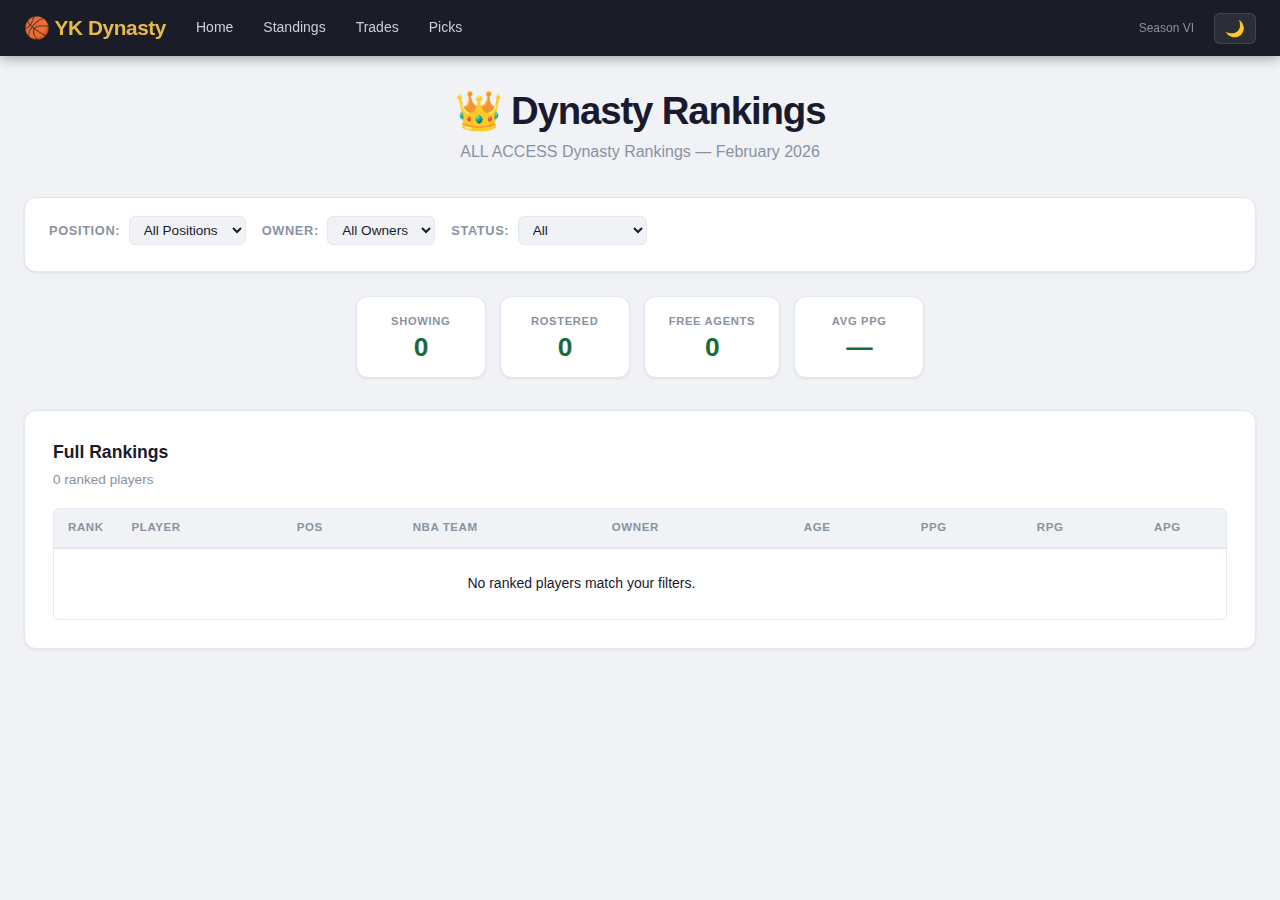
<file: docs/rankings.html>
<!DOCTYPE html>
<html lang="en">
<head>
  <meta charset="UTF-8" />
  <meta name="viewport" content="width=device-width, initial-scale=1.0" />
  <title>Dynasty Rankings &mdash; YK Dynasty Basketball</title>
  <script>if(localStorage.getItem('yk_theme')==='dark')document.documentElement.classList.add('dark');</script>
  <link rel="stylesheet" href="css/style.css" />
</head>
<body>
  <script src="js/nav.js"></script>

  <main class="page-container">
    <header class="page-header">
      <h1>&#x1F451; Dynasty Rankings</h1>
      <p class="subtitle">ALL ACCESS Dynasty Rankings &mdash; February 2026</p>
    </header>

    <!-- Filters -->
    <div class="chart-section" style="padding:18px 24px">
      <div class="filter-bar" style="gap:16px">
        <div>
          <label>Position:</label>
          <select class="filter-select" id="pos-filter">
            <option value="all">All Positions</option>
            <option value="PG">PG</option>
            <option value="SG">SG</option>
            <option value="SF">SF</option>
            <option value="PF">PF</option>
            <option value="C">C</option>
          </select>
        </div>
        <div>
          <label>Owner:</label>
          <select class="filter-select" id="owner-filter">
            <option value="all">All Owners</option>
          </select>
        </div>
        <div>
          <label>Status:</label>
          <select class="filter-select" id="status-filter">
            <option value="all">All</option>
            <option value="owned">Owned Only</option>
            <option value="available">Available Only</option>
          </select>
        </div>
      </div>
    </div>

    <!-- Stat Bar -->
    <div class="stat-bar" id="rankings-stats"></div>

    <!-- Rankings Table -->
    <div class="chart-section">
      <h2>Full Rankings</h2>
      <p class="chart-description" id="rankings-desc">Loading&hellip;</p>
      <div class="data-table-wrapper">
        <table class="data-table" id="rankings-table">
          <thead>
            <tr>
              <th data-sort="rank" style="width:60px">Rank</th>
              <th data-sort="player">Player</th>
              <th data-sort="pos">Pos</th>
              <th data-sort="team">NBA Team</th>
              <th data-sort="owner">Owner</th>
              <th data-sort="age" style="text-align:center">Age</th>
              <th data-sort="ppg" style="text-align:center">PPG</th>
              <th data-sort="rpg" style="text-align:center">RPG</th>
              <th data-sort="apg" style="text-align:center">APG</th>
            </tr>
          </thead>
          <tbody id="rankings-tbody">
            <tr><td colspan="9" class="text-center text-muted" style="padding:24px">Loading&hellip;</td></tr>
          </tbody>
        </table>
      </div>
    </div>
  </main>

  <script src="js/core.js"></script>
  <script src="js/dashboards/rankings.js"></script>
</body>
</html>
</file>
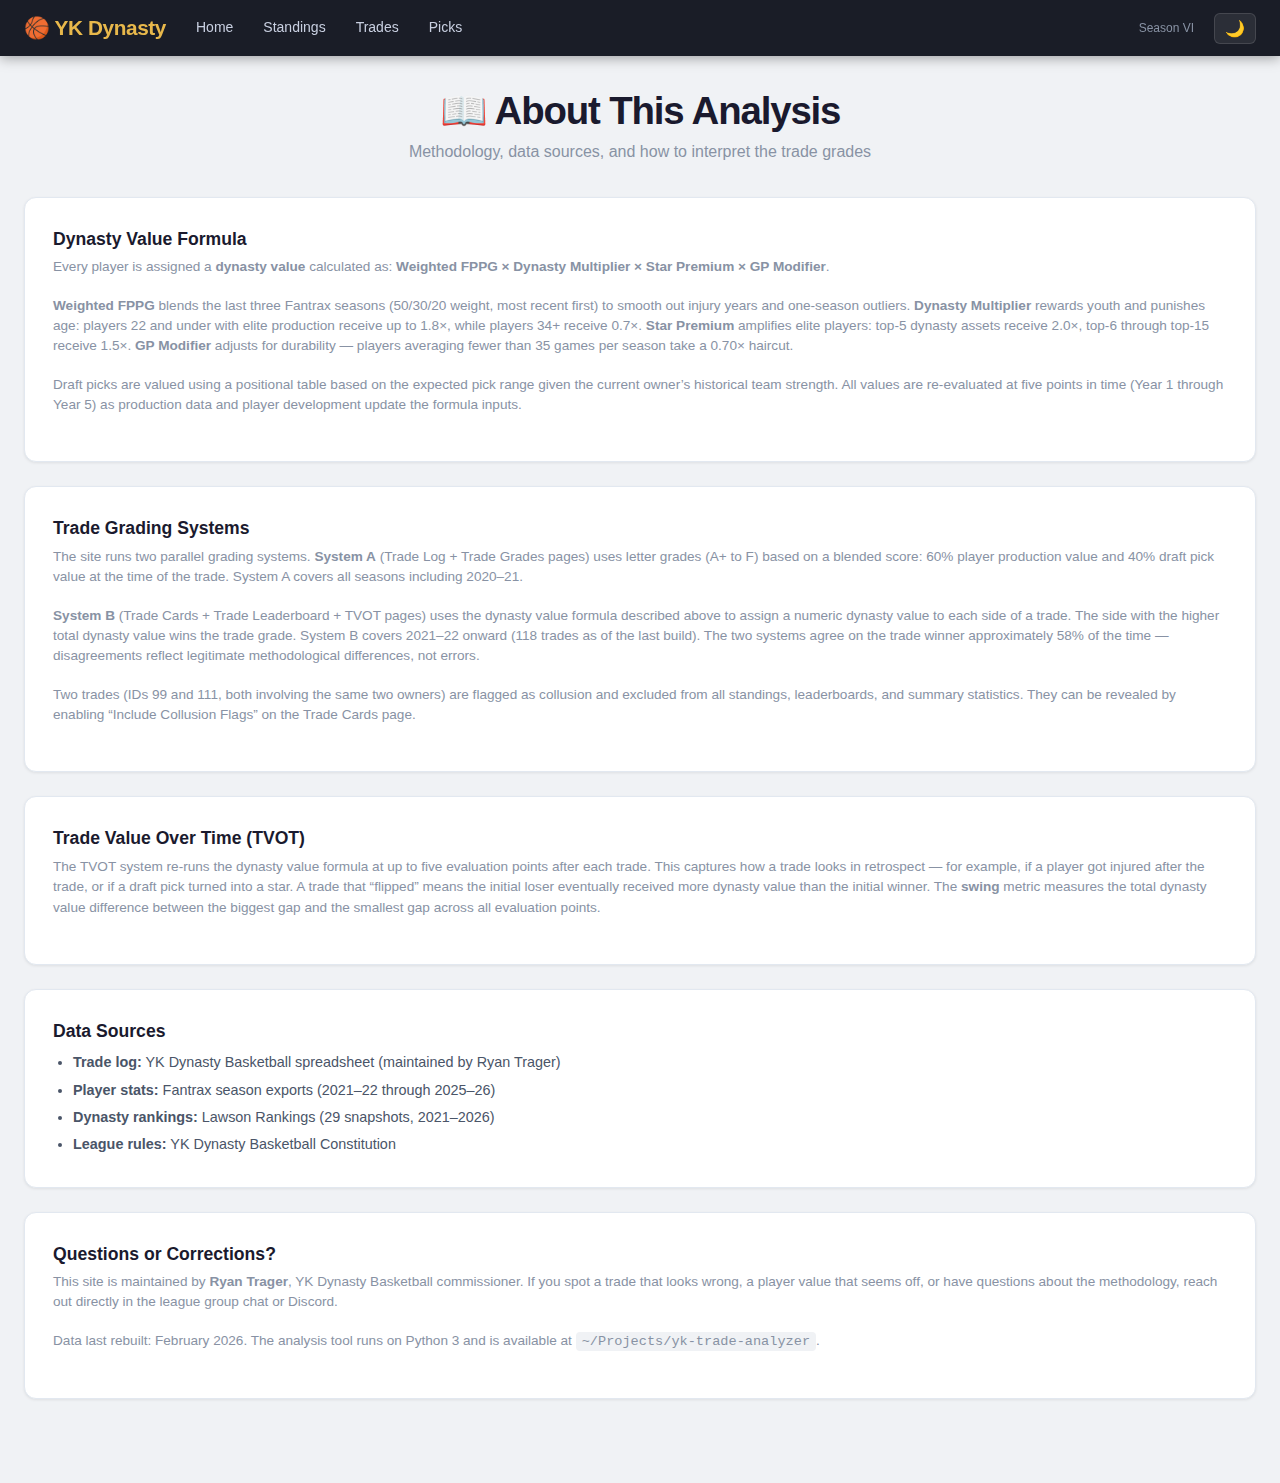
<file: docs/references.html>
<!DOCTYPE html>
<html lang="en">
<head>
  <meta charset="UTF-8" />
  <meta name="viewport" content="width=device-width, initial-scale=1.0" />
  <title>About This Analysis &mdash; YK Dynasty Basketball</title>
  <script>if(localStorage.getItem('yk_theme')==='dark')document.documentElement.classList.add('dark');</script>
  <link rel="stylesheet" href="css/style.css" />
</head>
<body>
  <script src="js/nav.js"></script>

  <main class="page-container">
    <header class="page-header">
      <h1>&#x1F4D6; About This Analysis</h1>
      <p class="subtitle">Methodology, data sources, and how to interpret the trade grades</p>
    </header>

    <div class="chart-section">
      <h2>Dynasty Value Formula</h2>
      <p class="chart-description">
        Every player is assigned a <strong>dynasty value</strong> calculated as:
        <strong>Weighted FPPG &times; Dynasty Multiplier &times; Star Premium &times; GP Modifier</strong>.
      </p>
      <p class="chart-description">
        <strong>Weighted FPPG</strong> blends the last three Fantrax seasons (50/30/20 weight, most recent first)
        to smooth out injury years and one-season outliers.
        <strong>Dynasty Multiplier</strong> rewards youth and punishes age: players 22 and under with elite production
        receive up to 1.8&times;, while players 34+ receive 0.7&times;.
        <strong>Star Premium</strong> amplifies elite players: top-5 dynasty assets receive 2.0&times;,
        top-6 through top-15 receive 1.5&times;.
        <strong>GP Modifier</strong> adjusts for durability &mdash; players averaging fewer than 35 games per season
        take a 0.70&times; haircut.
      </p>
      <p class="chart-description">
        Draft picks are valued using a positional table based on the expected pick range given the
        current owner&rsquo;s historical team strength.
        All values are re-evaluated at five points in time (Year 1 through Year 5) as production data
        and player development update the formula inputs.
      </p>
    </div>

    <div class="chart-section">
      <h2>Trade Grading Systems</h2>
      <p class="chart-description">
        The site runs two parallel grading systems.
        <strong>System A</strong> (Trade Log + Trade Grades pages) uses letter grades (A+ to F)
        based on a blended score: 60% player production value and 40% draft pick value at the time of the trade.
        System A covers all seasons including 2020&ndash;21.
      </p>
      <p class="chart-description">
        <strong>System B</strong> (Trade Cards + Trade Leaderboard + TVOT pages) uses the dynasty value formula
        described above to assign a numeric dynasty value to each side of a trade.
        The side with the higher total dynasty value wins the trade grade.
        System B covers 2021&ndash;22 onward (118 trades as of the last build).
        The two systems agree on the trade winner approximately 58% of the time &mdash;
        disagreements reflect legitimate methodological differences, not errors.
      </p>
      <p class="chart-description">
        Two trades (IDs 99 and 111, both involving the same two owners) are flagged as collusion
        and excluded from all standings, leaderboards, and summary statistics.
        They can be revealed by enabling &ldquo;Include Collusion Flags&rdquo; on the Trade Cards page.
      </p>
    </div>

    <div class="chart-section">
      <h2>Trade Value Over Time (TVOT)</h2>
      <p class="chart-description">
        The TVOT system re-runs the dynasty value formula at up to five evaluation points after each trade.
        This captures how a trade looks in retrospect &mdash; for example, if a player got injured after the
        trade, or if a draft pick turned into a star.
        A trade that &ldquo;flipped&rdquo; means the initial loser eventually received more dynasty value
        than the initial winner.
        The <strong>swing</strong> metric measures the total dynasty value difference between the biggest
        gap and the smallest gap across all evaluation points.
      </p>
    </div>

    <div class="chart-section">
      <h2>Data Sources</h2>
      <ul style="font-size:0.9rem;color:var(--text-secondary);line-height:1.9;padding-left:20px">
        <li><strong>Trade log:</strong> YK Dynasty Basketball spreadsheet (maintained by Ryan Trager)</li>
        <li><strong>Player stats:</strong> Fantrax season exports (2021&ndash;22 through 2025&ndash;26)</li>
        <li><strong>Dynasty rankings:</strong> Lawson Rankings (29 snapshots, 2021&ndash;2026)</li>
        <li><strong>League rules:</strong> YK Dynasty Basketball Constitution</li>
      </ul>
    </div>

    <div class="chart-section">
      <h2>Questions or Corrections?</h2>
      <p class="chart-description">
        This site is maintained by <strong>Ryan Trager</strong>, YK Dynasty Basketball commissioner.
        If you spot a trade that looks wrong, a player value that seems off, or have questions about
        the methodology, reach out directly in the league group chat or Discord.
      </p>
      <p class="chart-description" style="color:var(--text-muted);font-size:0.85rem">
        Data last rebuilt: February 2026. The analysis tool runs on Python 3 and is available at
        <code style="background:var(--bg-primary);padding:2px 6px;border-radius:4px">~/Projects/yk-trade-analyzer</code>.
      </p>
    </div>
  </main>

  <script src="js/core.js"></script>
</body>
</html>
</file>
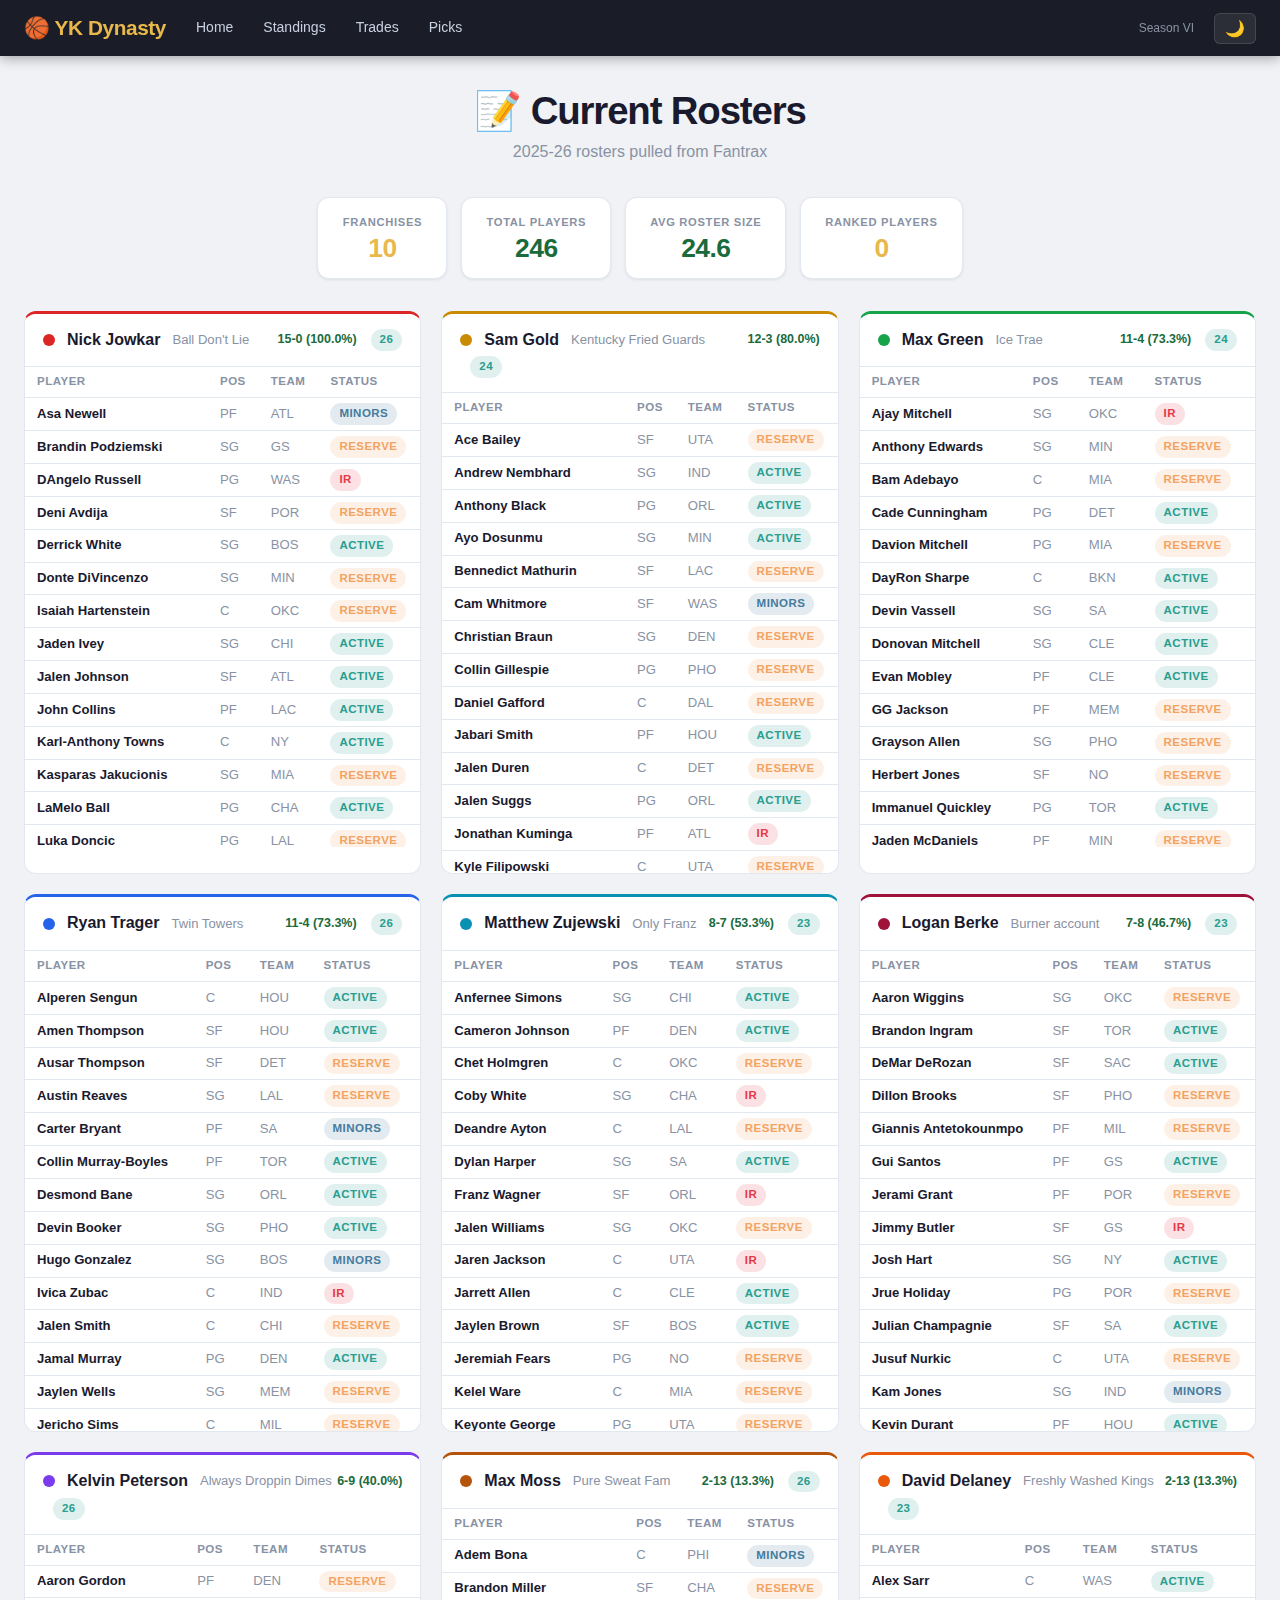
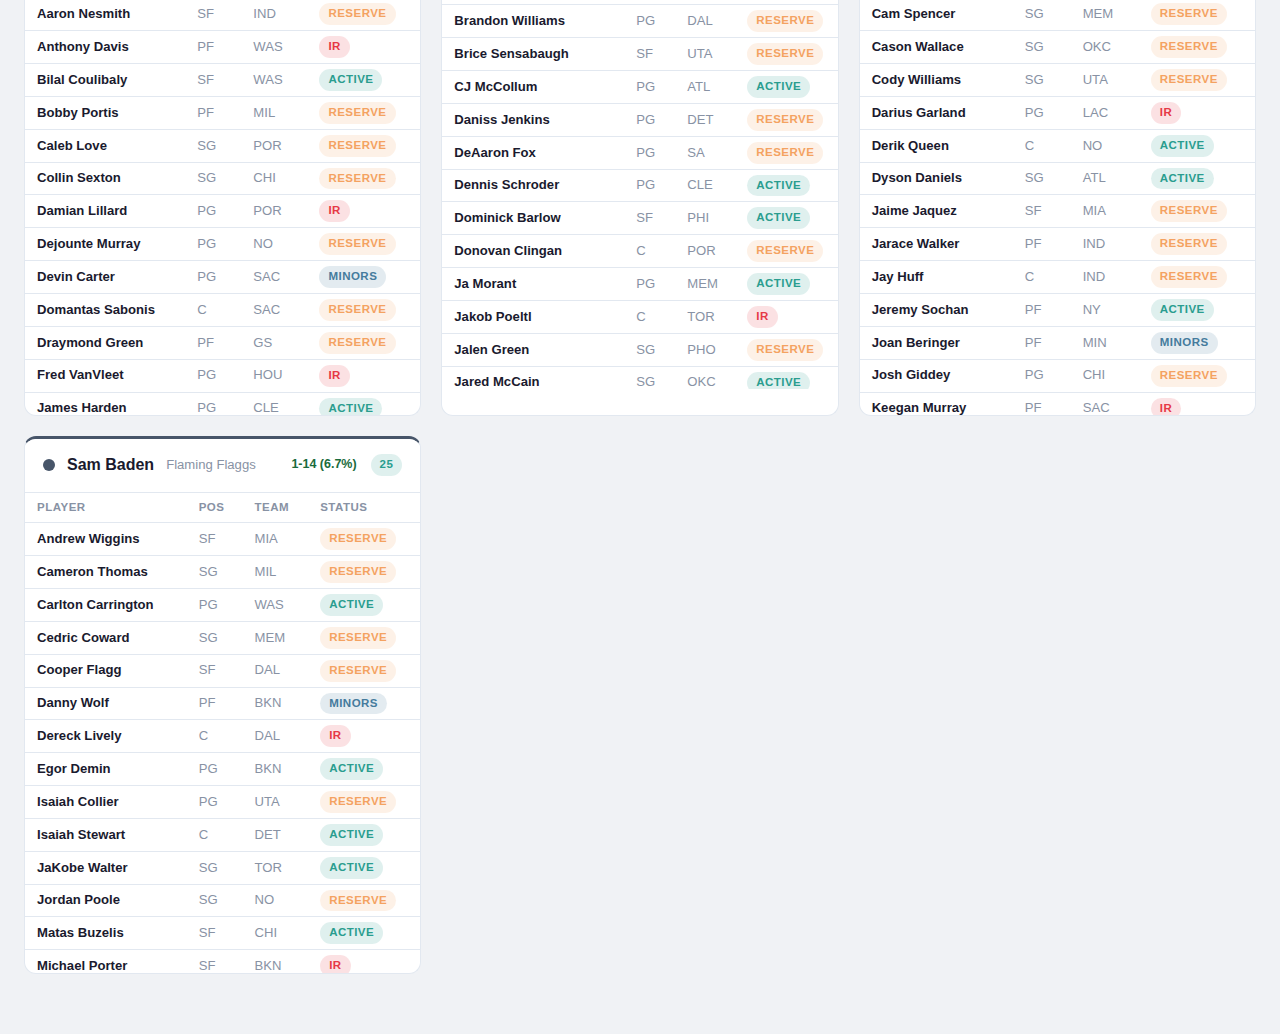
<file: docs/roster.html>
<!DOCTYPE html>
<html lang="en">
<head>
  <meta charset="UTF-8" />
  <meta name="viewport" content="width=device-width, initial-scale=1.0" />
  <title>Rosters &mdash; YK Dynasty Basketball</title>
  <script>if(localStorage.getItem('yk_theme')==='dark')document.documentElement.classList.add('dark');</script>
  <link rel="stylesheet" href="css/style.css" />
</head>
<body>
  <script src="js/nav.js"></script>

  <main class="page-container">
    <header class="page-header">
      <h1>&#x1F4DD; Current Rosters</h1>
      <p class="subtitle" id="roster-subtitle">Loading&hellip;</p>
    </header>

    <!-- Stat Bar -->
    <div class="stat-bar" id="roster-stats">
      <div class="stat-card">
        <span class="stat-label">Franchises</span>
        <span class="stat-value gold">10</span>
      </div>
      <div class="stat-card">
        <span class="stat-label">Total Players</span>
        <span class="stat-value" id="stat-total-players">&mdash;</span>
      </div>
      <div class="stat-card">
        <span class="stat-label">Avg Roster Size</span>
        <span class="stat-value" id="stat-avg-roster">&mdash;</span>
      </div>
      <div class="stat-card">
        <span class="stat-label">Ranked Players</span>
        <span class="stat-value gold" id="stat-ranked">&mdash;</span>
      </div>
    </div>

    <!-- Roster Grid -->
    <div id="roster-grid" class="roster-grid">
      <div class="loading-spinner" style="text-align:center;padding:40px;color:var(--text-muted)">Loading&hellip;</div>
    </div>

    <!-- Fallback message if no data -->
    <div class="chart-section" id="no-data-msg" style="display:none">
      <h2>No Roster Data Available</h2>
      <p class="chart-description">
        Roster data hasn't been fetched yet. Run the Fantrax API script to populate:
      </p>
      <pre style="background:var(--bg-card);border:1px solid var(--border);border-radius:8px;padding:16px;overflow-x:auto;font-size:0.85rem;color:var(--text-primary)">python3 scripts/fantrax_yk.py --season 2025-26</pre>
    </div>
  </main>

  <script src="js/core.js"></script>
  <script src="js/dashboards/roster.js"></script>
</body>
</html>
</file>
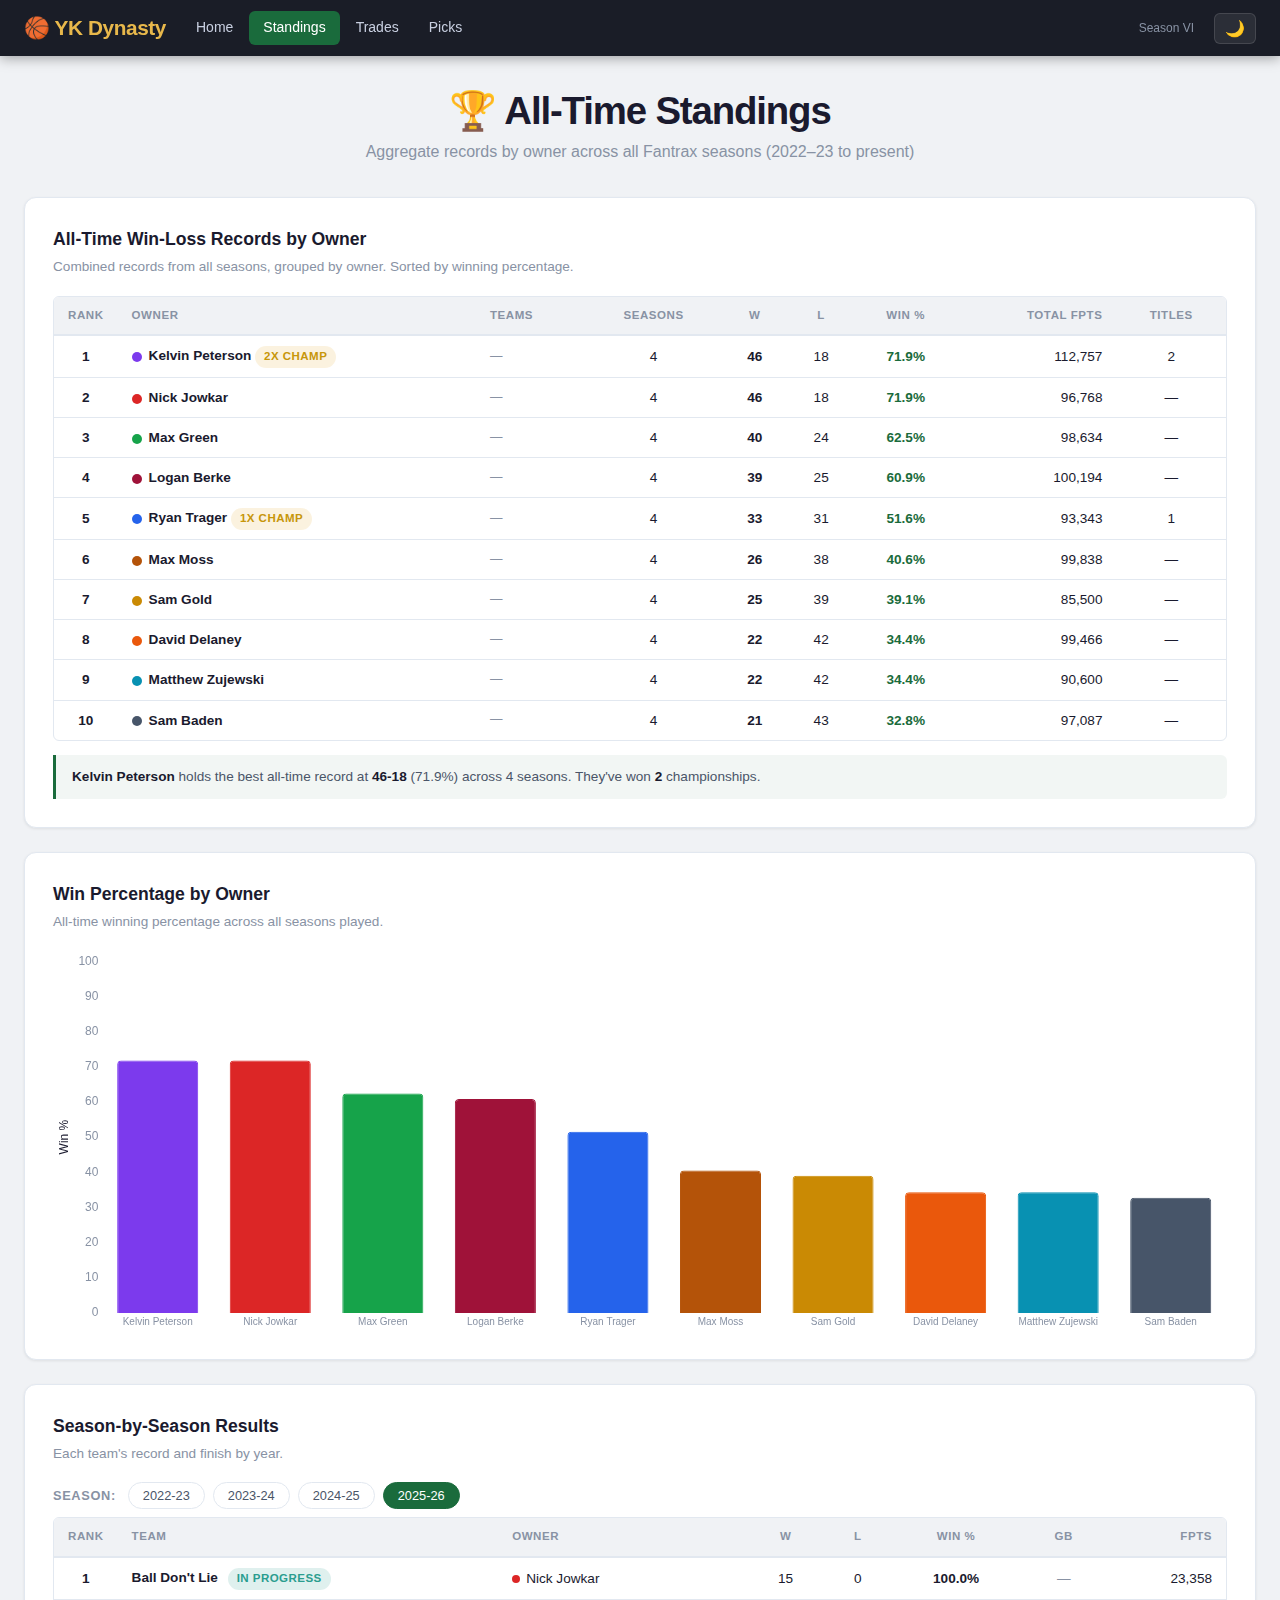
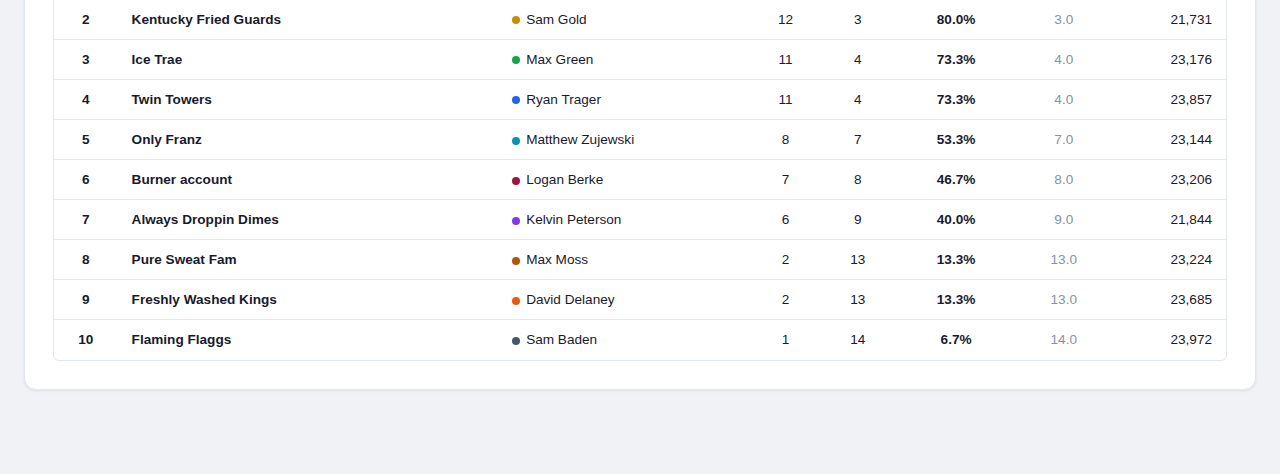
<file: docs/standings.html>
<!DOCTYPE html>
<html lang="en">
<head>
  <meta charset="UTF-8" />
  <meta name="viewport" content="width=device-width, initial-scale=1.0" />
  <title>All-Time Standings &mdash; YK Dynasty Basketball</title>
  <script>if(localStorage.getItem('yk_theme')==='dark')document.documentElement.classList.add('dark');</script>
  <link rel="stylesheet" href="css/style.css" />
  <script src="js/chart.umd.min.js"></script>
  <script src="js/chartjs-fix.js"></script>
</head>
<body>
  <script src="js/nav.js"></script>

  <main class="page-container">
    <header class="page-header">
      <h1>&#x1F3C6; All-Time Standings</h1>
      <p class="subtitle">Aggregate records by owner across all Fantrax seasons (2022&ndash;23 to present)</p>
    </header>

    <!-- All-Time Standings Table -->
    <div class="chart-section">
      <h2>All-Time Win-Loss Records by Owner</h2>
      <p class="chart-description">Combined records from all seasons, grouped by owner. Sorted by winning percentage.</p>
      <div class="data-table-wrapper">
        <table class="data-table" id="alltime-table">
          <thead>
            <tr>
              <th data-sort="rank" style="width:50px">Rank</th>
              <th data-sort="owner">Owner</th>
              <th data-sort="teams">Teams</th>
              <th data-sort="seasons" style="text-align:center">Seasons</th>
              <th data-sort="w" style="text-align:center">W</th>
              <th data-sort="l" style="text-align:center">L</th>
              <th data-sort="pct" style="text-align:center">Win %</th>
              <th data-sort="fpts" style="text-align:right">Total FPTS</th>
              <th data-sort="titles" style="text-align:center">Titles</th>
            </tr>
          </thead>
          <tbody id="alltime-tbody">
            <tr><td colspan="9" class="text-center text-muted" style="padding:24px">Loading&hellip;</td></tr>
          </tbody>
        </table>
      </div>
      <p class="chart-insight" id="alltime-insight"></p>
    </div>

    <!-- All-Time Win% Bar Chart -->
    <div class="chart-section">
      <h2>Win Percentage by Owner</h2>
      <p class="chart-description">All-time winning percentage across all seasons played.</p>
      <div class="chart-wrapper" style="height:380px">
        <canvas id="chart-winpct"></canvas>
      </div>
    </div>

    <!-- Season-by-Season Table -->
    <div class="chart-section">
      <h2>Season-by-Season Results</h2>
      <p class="chart-description">Each team's record and finish by year.</p>
      <div class="filter-bar" id="season-detail-filter">
        <label>Season:</label>
      </div>
      <div class="data-table-wrapper">
        <table class="data-table" id="season-detail-table">
          <thead>
            <tr>
              <th data-sort="rank" style="width:50px">Rank</th>
              <th data-sort="team">Team</th>
              <th data-sort="owner">Owner</th>
              <th data-sort="w" style="text-align:center">W</th>
              <th data-sort="l" style="text-align:center">L</th>
              <th data-sort="pct" style="text-align:center">Win %</th>
              <th data-sort="gb" style="text-align:center">GB</th>
              <th data-sort="fpts" style="text-align:right">FPTS</th>
            </tr>
          </thead>
          <tbody id="season-detail-tbody"></tbody>
        </table>
      </div>
    </div>
  </main>

  <script src="js/core.js"></script>
  <script>
    (async function () {
      const YK = window.YK;
      YK.applyChartDefaults();

      let seasonsData, ownersData;
      try {
        [seasonsData, ownersData] = await Promise.all([
          YK.loadJSON('data/seasons.json'),
          YK.loadJSON('data/owners.json'),
        ]);
      } catch (e) {
        console.error('Failed to load data:', e);
        return;
      }

      const seasons = seasonsData.seasons;

      // Build team history map from owners.json: owner canonical → [{team, season}]
      const ownerTeamHistory = {};
      (ownersData.owners || []).forEach(function(ownerObj) {
        const canonical = YK.resolveOwner(ownerObj.id);
        const teams = ownerObj.teams || {};
        const history = [];
        Object.keys(teams).sort().forEach(function(yr) {
          history.push({ team: teams[yr], season: yr });
        });
        ownerTeamHistory[canonical] = history;
      });

      // Format team history for display: "TeamName (YY-YY)" format
      function formatTeamHistory(owner) {
        const history = ownerTeamHistory[owner];
        if (!history || history.length === 0) return '—';

        // Group consecutive seasons with same team name
        var groups = [];
        var current = null;
        history.forEach(function(h) {
          if (current && current.team === h.team) {
            current.endYear = h.season;
          } else {
            if (current) groups.push(current);
            current = { team: h.team, startYear: h.season, endYear: h.season };
          }
        });
        if (current) groups.push(current);

        return groups.map(function(g) {
          var startShort = g.startYear.split('-')[0].slice(-2);
          var endShort = g.endYear.split('-')[1];
          if (g.startYear === g.endYear) {
            return g.team + " ('" + startShort + '-' + endShort + ')';
          }
          return g.team + " ('" + startShort + '-' + endShort + ')';
        }).join(', ');
      }

      // --- All-Time Aggregation by OWNER ---
      var ownerMap = {};

      seasons.forEach(function(season) {
        season.standings.forEach(function(entry) {
          var owner = YK.teamToOwner(entry.team);
          if (!owner) return;

          if (!ownerMap[owner]) {
            ownerMap[owner] = { owner: owner, w: 0, l: 0, fpts: 0, seasons: 0, titles: 0, teams: new Set() };
          }
          ownerMap[owner].w += entry.w;
          ownerMap[owner].l += entry.l;
          ownerMap[owner].fpts += entry.fpts;
          ownerMap[owner].seasons += 1;
          ownerMap[owner].teams.add(entry.team);
          if (season.champion === entry.team) ownerMap[owner].titles += 1;
        });
      });

      var allOwners = Object.values(ownerMap).map(function(t) {
        t.pct = t.w + t.l > 0 ? t.w / (t.w + t.l) : 0;
        t.teamsArr = Array.from(t.teams);
        return t;
      }).sort(function(a, b) { return b.pct - a.pct || b.w - a.w; });

      // Render all-time table (10 rows — one per owner)
      var alltimeTbody = document.getElementById('alltime-tbody');
      alltimeTbody.innerHTML = allOwners.map(function(t, i) {
        var color = YK.ownerColor(t.owner);
        var displayName = YK.ownerDisplayName(t.owner);
        var teamHistory = formatTeamHistory(t.owner);
        return '<tr data-rank="' + (i+1) + '" data-owner="' + displayName + '" data-teams="' + teamHistory + '" data-seasons="' + t.seasons + '" data-w="' + t.w + '" data-l="' + t.l + '" data-pct="' + t.pct.toFixed(3) + '" data-fpts="' + t.fpts + '" data-titles="' + t.titles + '">' +
          '<td style="text-align:center;font-weight:700">' + (i + 1) + '</td>' +
          '<td>' +
            '<span style="display:inline-block;width:10px;height:10px;border-radius:50%;background:' + color + ';margin-right:7px;vertical-align:middle"></span>' +
            '<strong>' + displayName + '</strong>' +
            (t.titles > 0 ? ' <span class="badge badge-champ">' + t.titles + 'x Champ</span>' : '') +
          '</td>' +
          '<td style="color:var(--text-muted);font-size:0.78rem">' + teamHistory + '</td>' +
          '<td style="text-align:center">' + t.seasons + '</td>' +
          '<td style="text-align:center;font-weight:600">' + t.w + '</td>' +
          '<td style="text-align:center">' + t.l + '</td>' +
          '<td style="text-align:center;font-weight:700;color:var(--brand-green)">' + (t.pct * 100).toFixed(1) + '%</td>' +
          '<td style="text-align:right">' + t.fpts.toLocaleString() + '</td>' +
          '<td style="text-align:center">' + (t.titles > 0 ? t.titles : '&mdash;') + '</td>' +
        '</tr>';
      }).join('');

      YK.makeSortable(document.getElementById('alltime-table'));

      // Insight
      if (allOwners.length > 0) {
        var top = allOwners[0];
        document.getElementById('alltime-insight').innerHTML =
          '<strong>' + YK.ownerDisplayName(top.owner) + '</strong> holds the best all-time record at ' +
          '<strong>' + top.w + '-' + top.l + '</strong> (' + (top.pct * 100).toFixed(1) + '%) across ' + top.seasons + ' season' + (top.seasons > 1 ? 's' : '') + '.' +
          (top.titles > 0 ? ' They\'ve won <strong>' + top.titles + '</strong> championship' + (top.titles > 1 ? 's' : '') + '.' : '');
      }

      // --- Win% Bar Chart (by owner) ---
      var chartLabels = allOwners.map(function(t) { return YK.ownerDisplayName(t.owner); });
      var chartData = allOwners.map(function(t) { return +(t.pct * 100).toFixed(1); });
      var chartColors = allOwners.map(function(t) { return YK.ownerColor(t.owner); });

      new Chart(document.getElementById('chart-winpct').getContext('2d'), {
        type: 'bar',
        data: {
          labels: chartLabels,
          datasets: [{
            data: chartData,
            backgroundColor: chartColors,
            borderColor: chartColors,
            borderWidth: 1,
            borderRadius: 4,
          }],
        },
        options: {
          ...YK.barOptions({ yLabel: 'Win %' }),
          scales: {
            ...YK.barOptions({ yLabel: 'Win %' }).scales,
            x: {
              ...YK.barOptions({}).scales.x,
              ticks: { maxRotation: 45, font: { size: 10 } },
            },
            y: {
              ...YK.barOptions({ yLabel: 'Win %' }).scales.y,
              max: 100,
            },
          },
        },
      });

      // --- Season-by-Season Detail (with owner + GB columns) ---
      var filterBar = document.getElementById('season-detail-filter');
      var detailTbody = document.getElementById('season-detail-tbody');

      function renderSeasonDetail(season) {
        var s = seasons.find(function(x) { return x.year === season; });
        if (!s) return;

        // Calculate GB: leader is rank 1
        var leader = s.standings.find(function(t) { return t.rank === 1; });
        var leaderW = leader ? leader.w : 0;
        var leaderL = leader ? leader.l : 0;

        detailTbody.innerHTML = s.standings.map(function(t) {
          var isChamp = t.team === s.champion;
          var owner = YK.teamToOwner(t.team);
          var ownerDisplay = owner ? YK.ownerDisplayName(owner) : '&mdash;';
          var color = owner ? YK.ownerColor(owner) : '#888';

          // GB formula
          var gb = t.rank === 1 ? '&mdash;' : ((leaderW - t.w + t.l - leaderL) / 2).toFixed(1);

          return '<tr data-rank="' + t.rank + '" data-team="' + t.team + '" data-owner="' + ownerDisplay + '" data-w="' + t.w + '" data-l="' + t.l + '" data-pct="' + t.win_pct + '" data-gb="' + (t.rank === 1 ? 0 : gb) + '" data-fpts="' + t.fpts + '">' +
            '<td style="text-align:center;font-weight:700">' + t.rank + '</td>' +
            '<td>' +
              (isChamp ? '<span style="color:var(--brand-gold);margin-right:4px">&#x1F3C6;</span>' : '') +
              '<strong>' + t.team + '</strong>' +
              (s.in_progress && t.rank === 1 ? ' <span class="badge badge-active" style="margin-left:6px">IN PROGRESS</span>' : '') +
            '</td>' +
            '<td>' +
              '<span style="display:inline-block;width:8px;height:8px;border-radius:50%;background:' + color + ';margin-right:6px;vertical-align:middle"></span>' +
              ownerDisplay +
            '</td>' +
            '<td style="text-align:center">' + t.w + '</td>' +
            '<td style="text-align:center">' + t.l + '</td>' +
            '<td style="text-align:center;font-weight:600">' + (t.win_pct * 100).toFixed(1) + '%</td>' +
            '<td style="text-align:center;color:var(--text-muted)">' + gb + '</td>' +
            '<td style="text-align:right">' + t.fpts.toLocaleString() + '</td>' +
          '</tr>';
        }).join('');
      }

      seasons.forEach(function(s, i) {
        var btn = document.createElement('button');
        btn.className = 'filter-btn' + (i === seasons.length - 1 ? ' active' : '');
        btn.textContent = s.year;
        btn.addEventListener('click', function() {
          filterBar.querySelectorAll('.filter-btn').forEach(function(b) { b.classList.remove('active'); });
          btn.classList.add('active');
          renderSeasonDetail(s.year);
        });
        filterBar.appendChild(btn);
      });

      renderSeasonDetail(seasons[seasons.length - 1].year);
      YK.makeSortable(document.getElementById('season-detail-table'));
    })();
  </script>
</body>
</html>
</file>
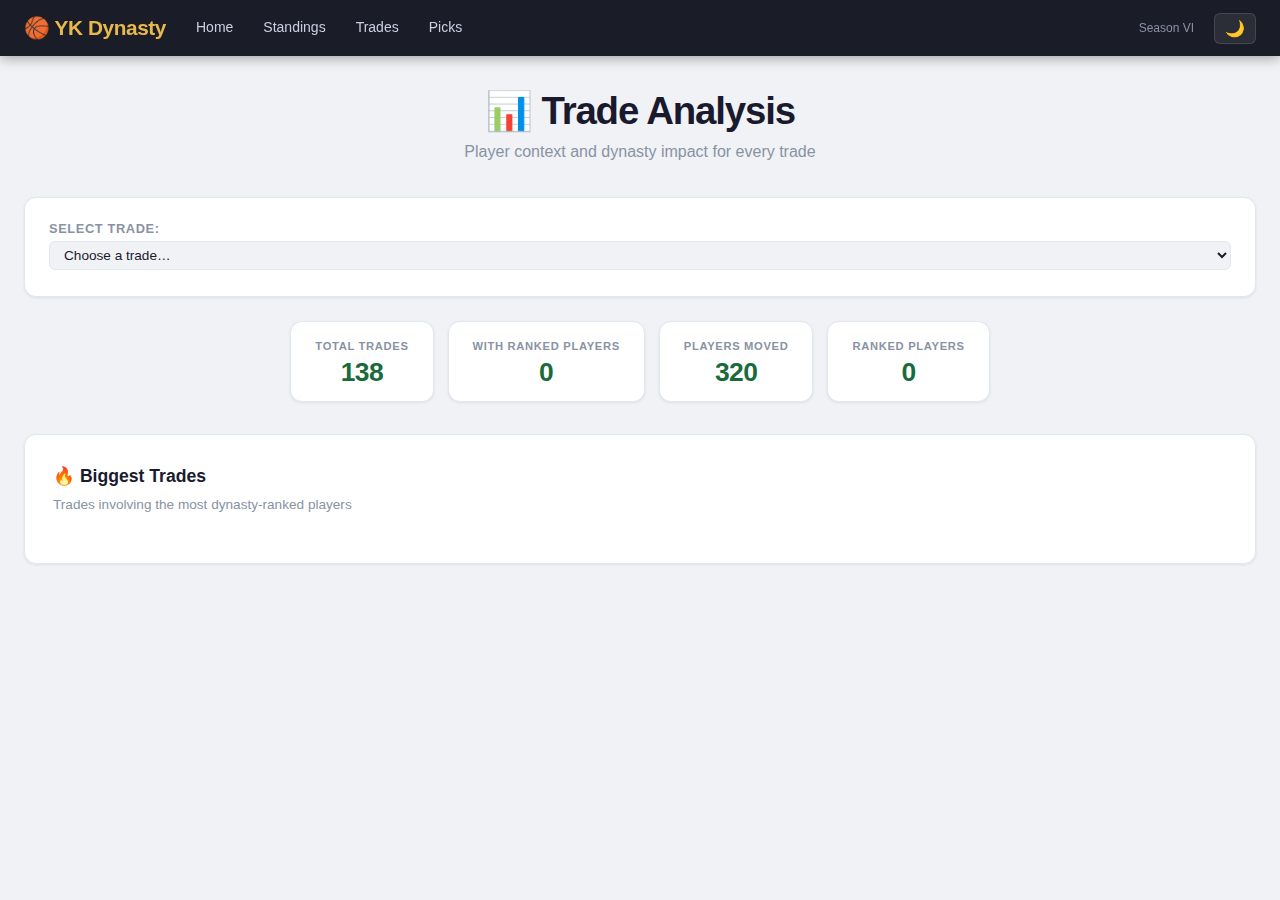
<file: docs/stats.html>
<!DOCTYPE html>
<html lang="en">
<head>
  <meta charset="UTF-8" />
  <meta name="viewport" content="width=device-width, initial-scale=1.0" />
  <title>Trade Analysis &mdash; YK Dynasty Basketball</title>
  <script>if(localStorage.getItem('yk_theme')==='dark')document.documentElement.classList.add('dark');</script>
  <link rel="stylesheet" href="css/style.css" />
</head>
<body>
  <script src="js/nav.js"></script>

  <main class="page-container">
    <header class="page-header">
      <h1>&#x1F4CA; Trade Analysis</h1>
      <p class="subtitle">Player context and dynasty impact for every trade</p>
    </header>

    <!-- Trade Selector -->
    <div class="chart-section" style="padding:18px 24px">
      <div class="filter-bar" style="gap:16px">
        <div style="flex:1">
          <label>Select Trade:</label>
          <select class="filter-select" id="trade-select" style="width:100%">
            <option value="">Choose a trade&hellip;</option>
          </select>
        </div>
      </div>
    </div>

    <!-- Stat Bar -->
    <div class="stat-bar" id="stats-bar"></div>

    <!-- Biggest Trades Section -->
    <div class="chart-section" id="biggest-trades-section">
      <h2>&#x1F525; Biggest Trades</h2>
      <p class="chart-description">Trades involving the most dynasty-ranked players</p>
      <div id="biggest-trades-grid" class="roster-grid">
        <div class="loading-spinner" style="text-align:center;padding:40px;color:var(--text-muted)">Loading&hellip;</div>
      </div>
    </div>

    <!-- Selected Trade Details -->
    <div id="trade-detail" style="display:none"></div>
  </main>

  <script src="js/core.js"></script>
  <script src="js/dashboards/stats.js"></script>
</body>
</html>
</file>
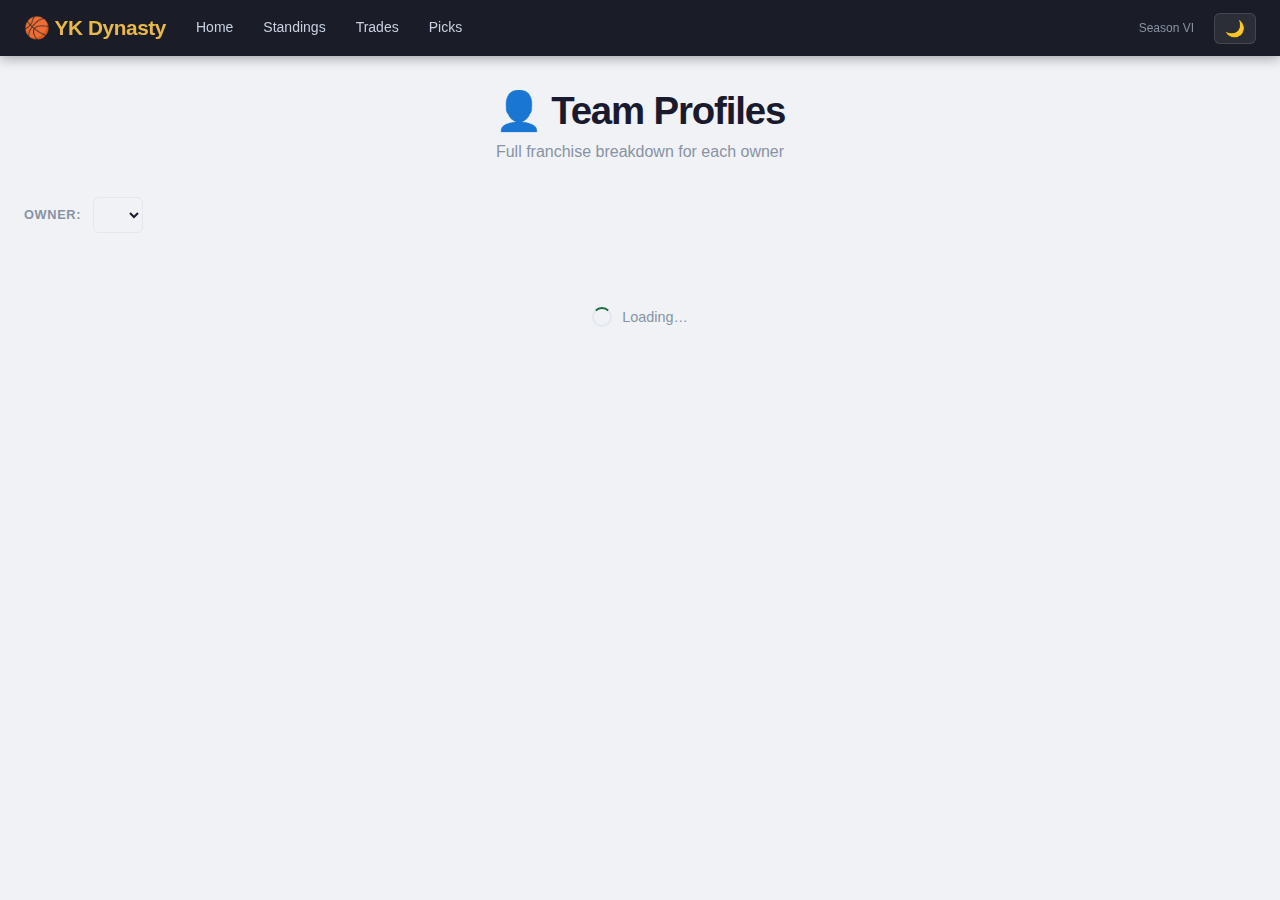
<file: docs/team.html>
<!DOCTYPE html>
<html lang="en">
<head>
  <meta charset="UTF-8" />
  <meta name="viewport" content="width=device-width, initial-scale=1.0" />
  <title>Team Profiles &mdash; YK Dynasty Basketball</title>
  <script>if(localStorage.getItem('yk_theme')==='dark')document.documentElement.classList.add('dark');</script>
  <link rel="stylesheet" href="css/style.css" />
</head>
<body>
  <script src="js/nav.js"></script>

  <main class="page-container">
    <header class="page-header">
      <h1>&#x1F464; Team Profiles</h1>
      <p class="subtitle">Full franchise breakdown for each owner</p>
    </header>

    <!-- Owner Selector -->
    <div class="owner-select-bar">
      <label>Owner:</label>
      <select id="owner-select"></select>
    </div>

    <!-- Profile Content -->
    <div id="team-profile">
      <div class="loading-spinner"><div class="spinner"></div> Loading&hellip;</div>
    </div>
  </main>

  <script src="js/charts.js"></script>
  <script>
    (async function () {
      const YK = window.YK;

      let seasonsData, tradesData, picksData, rosterData, ownersData, rankingsData;
      try {
        [seasonsData, tradesData, picksData, rosterData, ownersData, rankingsData] = await Promise.all([
          YK.loadJSON('data/seasons.json'),
          YK.loadJSON('data/trades.json'),
          YK.loadJSON('data/picks.json'),
          YK.loadJSON('data/rosters_2025_26.json').catch(function() { return null; }),
          YK.loadJSON('data/owners.json'),
          YK.loadJSON('data/rankings.json'),
        ]);
      } catch (e) {
        console.error('Failed to load data:', e);
        document.getElementById('team-profile').innerHTML = '<div class="error-msg">Failed to load data.</div>';
        return;
      }

      var seasons = seasonsData.seasons;
      var owners = YK.OWNERS_ALPHA.slice();

      // Build rankings lookup
      function normalizeName(str) {
        return str.normalize('NFD').replace(/[\u0300-\u036f]/g, '').toLowerCase().trim();
      }
      var rankMap = {};
      (rankingsData.rankings || []).forEach(function(r) {
        rankMap[normalizeName(r.player)] = r.rank;
      });

      // Parse owner from trade string
      function parseOwner(str) {
        var parts = str.trim().split(/\s+/);
        return YK.resolveOwner(parts[0]);
      }
      function parseAsset(str) {
        return str.trim().split(/\s+/).slice(1).join(' ');
      }

      // Classify pick
      function classifyPick(pickStr, holderOwner) {
        var isSwap = pickStr.includes('*') || pickStr.toLowerCase().includes('swap');
        if (isSwap) return 'pick-swap';
        var match = pickStr.match(/(?:1st|2nd)\s+Round\s+(\w+)/i);
        if (match) {
          var original = YK.resolveOwner(match[1]);
          if (original === holderOwner) return 'pick-own';
          return 'pick-acquired';
        }
        return 'pick-own';
      }

      // Status badge
      function statusBadge(status) {
        if (!status) return '';
        switch (status.toUpperCase()) {
          case 'ACTIVE':          return '<span class="badge badge-active">Active</span>';
          case 'RESERVE':         return '<span class="badge badge-reserve">Reserve</span>';
          case 'INJURED_RESERVE': return '<span class="badge badge-ir">IR</span>';
          case 'MINORS':          return '<span class="badge badge-minors">Minors</span>';
          default:                return '<span class="badge">' + escapeHtml(status) + '</span>';
        }
      }

      function escapeHtml(str) {
        var div = document.createElement('div');
        div.textContent = str;
        return div.innerHTML;
      }

      // Build owner select dropdown
      var select = document.getElementById('owner-select');
      owners.forEach(function(o) {
        var opt = document.createElement('option');
        opt.value = o;
        opt.textContent = YK.ownerDisplayName(o);
        select.appendChild(opt);
      });

      // Read from URL param
      var params = new URLSearchParams(window.location.search);
      var initialOwner = params.get('owner');
      if (initialOwner && owners.includes(initialOwner)) {
        select.value = initialOwner;
      }

      select.addEventListener('change', function() {
        renderProfile(select.value);
        history.pushState(null, '', '?owner=' + select.value);
      });

      // Handle back/forward
      window.addEventListener('popstate', function() {
        var p = new URLSearchParams(window.location.search);
        var o = p.get('owner');
        if (o && owners.includes(o)) {
          select.value = o;
          renderProfile(o);
        }
      });

      function renderProfile(ownerKey) {
        var container = document.getElementById('team-profile');
        var color = YK.ownerColor(ownerKey);
        var displayName = YK.ownerDisplayName(ownerKey);

        // Find owner data from owners.json
        var ownerObj = (ownersData.owners || []).find(function(o) {
          return YK.resolveOwner(o.id) === ownerKey;
        });

        // === A. Profile Header ===
        var totalW = 0, totalL = 0, totalSeasons = 0, totalTitles = 0;
        var currentTeam = '';
        seasons.forEach(function(s) {
          s.standings.forEach(function(entry) {
            if (YK.teamToOwner(entry.team) === ownerKey) {
              totalW += entry.w;
              totalL += entry.l;
              totalSeasons++;
              if (s.champion === entry.team) totalTitles++;
              if (s.year === '2025-26') currentTeam = entry.team;
            }
          });
        });
        var totalPct = (totalW + totalL) > 0 ? totalW / (totalW + totalL) : 0;

        var headerHtml = '<div class="team-profile-header">';
        headerHtml += '<div class="color-bar" style="background:' + color + '"></div>';
        headerHtml += '<div class="profile-info">';
        headerHtml += '<div class="profile-name">' + displayName + '</div>';
        headerHtml += '<div class="profile-meta">' + (currentTeam || 'No current team') + ' &middot; ' + totalSeasons + ' season' + (totalSeasons !== 1 ? 's' : '');
        if (totalTitles > 0) headerHtml += ' &middot; ' + totalTitles + ' title' + (totalTitles !== 1 ? 's' : '');
        headerHtml += '</div>';

        // Ownership timeline for Baden
        if (ownerObj && ownerObj.franchiseHistory && ownerObj.franchiseHistory.length > 1) {
          headerHtml += '<div class="ownership-timeline">';
          var timelineColors = ['#4e79a7', '#f28e2b', '#59a14f'];
          ownerObj.franchiseHistory.forEach(function(era, idx) {
            headerHtml += '<div class="ownership-era" style="background:' + timelineColors[idx % 3] + ';flex:1">';
            headerHtml += era.owner + ' (' + era.period + ')';
            headerHtml += '</div>';
          });
          headerHtml += '</div>';
        }
        headerHtml += '</div>';
        headerHtml += '<div class="profile-record">';
        headerHtml += '<div class="big-num">' + totalW + '-' + totalL + '</div>';
        headerHtml += '<div class="rec-label">' + (totalPct * 100).toFixed(1) + '% All-Time</div>';
        headerHtml += '</div>';
        headerHtml += '</div>';

        // === B. Season-by-Season Record Table ===
        var seasonHtml = '<div class="chart-section">';
        seasonHtml += '<h2>&#x1F4C5; Season-by-Season Record</h2>';
        seasonHtml += '<div class="data-table-wrapper"><table class="data-table">';
        seasonHtml += '<thead><tr><th>Season</th><th>Team</th><th>Finish</th><th>Record</th><th>Win %</th><th>FPTS</th><th></th></tr></thead>';
        seasonHtml += '<tbody>';

        var seasonRows = [];
        seasons.forEach(function(s) {
          s.standings.forEach(function(entry) {
            if (YK.teamToOwner(entry.team) === ownerKey) {
              var isChamp = s.champion === entry.team;
              seasonRows.push({
                year: s.year,
                team: entry.team,
                rank: entry.rank,
                w: entry.w,
                l: entry.l,
                pct: entry.win_pct,
                fpts: entry.fpts,
                isChamp: isChamp,
                inProgress: s.in_progress,
              });
            }
          });
        });

        seasonRows.forEach(function(r) {
          seasonHtml += '<tr>';
          seasonHtml += '<td><strong>' + r.year + '</strong></td>';
          seasonHtml += '<td>' + r.team + '</td>';
          seasonHtml += '<td style="text-align:center">' + r.rank + (r.rank === 1 ? 'st' : r.rank === 2 ? 'nd' : r.rank === 3 ? 'rd' : 'th') + '</td>';
          seasonHtml += '<td style="text-align:center;font-weight:600">' + r.w + '-' + r.l + '</td>';
          seasonHtml += '<td style="text-align:center">' + (r.pct * 100).toFixed(1) + '%</td>';
          seasonHtml += '<td style="text-align:right">' + r.fpts.toLocaleString() + '</td>';
          seasonHtml += '<td style="text-align:center">';
          if (r.isChamp) seasonHtml += '<span class="badge badge-champ">Champ</span>';
          if (r.inProgress) seasonHtml += '<span class="badge badge-active">In Progress</span>';
          seasonHtml += '</td>';
          seasonHtml += '</tr>';
        });

        // Totals row
        if (seasonRows.length > 0) {
          seasonHtml += '<tr style="background:var(--bg-primary);font-weight:700;border-top:2px solid var(--border-strong)">';
          seasonHtml += '<td colspan="3"><strong>TOTAL</strong></td>';
          seasonHtml += '<td style="text-align:center">' + totalW + '-' + totalL + '</td>';
          seasonHtml += '<td style="text-align:center">' + (totalPct * 100).toFixed(1) + '%</td>';
          var totalFpts = seasonRows.reduce(function(sum, r) { return sum + r.fpts; }, 0);
          seasonHtml += '<td style="text-align:right">' + totalFpts.toLocaleString() + '</td>';
          seasonHtml += '<td>' + (totalTitles > 0 ? totalTitles + 'x Champ' : '') + '</td>';
          seasonHtml += '</tr>';
        }
        seasonHtml += '</tbody></table></div></div>';

        // === C. Trade Log ===
        var ownerTrades = tradesData.filter(function(trade) {
          var involved = false;
          (trade.give || []).concat(trade.get || []).forEach(function(item) {
            if (parseOwner(item) === ownerKey) involved = true;
          });
          return involved;
        });

        var tradeHtml = '<div class="chart-section">';
        tradeHtml += '<h2>&#x1F504; Trade Log (' + ownerTrades.length + ' trades)</h2>';
        if (ownerTrades.length === 0) {
          tradeHtml += '<p class="text-muted" style="padding:16px">No trades on record.</p>';
        } else {
          tradeHtml += '<div class="data-table-wrapper"><table class="data-table">';
          tradeHtml += '<thead><tr><th>Season</th><th>Date</th><th>Give</th><th>Get</th></tr></thead>';
          tradeHtml += '<tbody>';
          ownerTrades.forEach(function(trade) {
            var giveStr = (trade.give || []).map(function(g) {
              var owner = parseOwner(g);
              var clr = YK.ownerColor(owner);
              var last = (YK.ownerDisplayName(owner) || '').split(' ').pop();
              return '<div style="margin-bottom:2px"><span style="display:inline-block;width:6px;height:6px;border-radius:50%;background:' + clr + ';margin-right:4px;vertical-align:middle"></span><span style="color:var(--text-muted);font-weight:600;font-size:0.75rem">' + escapeHtml(last) + '</span> ' + escapeHtml(parseAsset(g)) + '</div>';
            }).join('');
            var getStr = (trade.get || []).map(function(g) {
              var owner = parseOwner(g);
              var clr = YK.ownerColor(owner);
              var last = (YK.ownerDisplayName(owner) || '').split(' ').pop();
              return '<div style="margin-bottom:2px"><span style="display:inline-block;width:6px;height:6px;border-radius:50%;background:' + clr + ';margin-right:4px;vertical-align:middle"></span><span style="color:var(--text-muted);font-weight:600;font-size:0.75rem">' + escapeHtml(last) + '</span> ' + escapeHtml(parseAsset(g)) + '</div>';
            }).join('');
            tradeHtml += '<tr>';
            tradeHtml += '<td><strong>' + trade.season + '</strong></td>';
            tradeHtml += '<td style="white-space:nowrap;color:var(--text-muted);font-size:0.8rem">' + (trade.date || '&mdash;') + '</td>';
            tradeHtml += '<td style="font-size:0.82rem">' + giveStr + '</td>';
            tradeHtml += '<td style="font-size:0.82rem">' + getStr + '</td>';
            tradeHtml += '</tr>';
          });
          tradeHtml += '</tbody></table></div>';
        }
        tradeHtml += '</div>';

        // === D. Draft Picks Owned ===
        var pickYears = Object.keys(picksData).sort();
        var picksHtml = '<div class="chart-section">';
        picksHtml += '<h2>&#x1F4CB; Draft Picks Owned</h2>';
        picksHtml += '<div class="data-table-wrapper" style="border:none">';
        picksHtml += '<div class="pick-grid" style="grid-template-columns: 100px repeat(' + pickYears.length + ', 1fr);">';

        // Header
        picksHtml += '<div class="pick-cell header">Year</div>';
        pickYears.forEach(function(yr) {
          picksHtml += '<div class="pick-cell header" style="text-align:center">' + yr + '</div>';
        });

        // Single row for this owner
        picksHtml += '<div class="pick-cell owner-name">Picks</div>';
        var totalOwnerPicks = 0;
        pickYears.forEach(function(yr) {
          var picks = (picksData[yr] && picksData[yr][ownerKey]) || [];
          totalOwnerPicks += picks.length;
          if (picks.length === 0) {
            picksHtml += '<div class="pick-cell pick-content" style="text-align:center;color:var(--text-muted)">&mdash;</div>';
          } else {
            var items = picks.map(function(p) {
              var is1st = p.toLowerCase().includes('1st');
              var cls = is1st ? 'pick-1st' : 'pick-2nd';
              var colorCls = classifyPick(p, ownerKey);
              return '<div class="pick-item ' + cls + ' ' + colorCls + '">' + escapeHtml(p) + '</div>';
            }).join('');
            picksHtml += '<div class="pick-cell pick-content">' + items + '</div>';
          }
        });

        picksHtml += '</div></div>';
        picksHtml += '<p class="chart-insight"><strong>' + totalOwnerPicks + '</strong> total picks across ' + pickYears[0] + '&ndash;' + pickYears[pickYears.length - 1] + '.</p>';
        picksHtml += '</div>';

        // === E. Current Roster ===
        var rosterHtml = '<div class="chart-section">';
        rosterHtml += '<h2>&#x1F4DD; Current Roster (2025-26)</h2>';

        var teamData = rosterData && rosterData.teams && rosterData.teams[ownerKey];
        if (!teamData || !teamData.players || teamData.players.length === 0) {
          rosterHtml += '<p class="text-muted" style="padding:16px">No roster data available.</p>';
        } else {
          var players = teamData.players.slice();
          // Sort by dynasty rank
          players.sort(function(a, b) {
            var ra = rankMap[normalizeName(a.name)];
            var rb = rankMap[normalizeName(b.name)];
            if (ra !== undefined && rb !== undefined) return ra - rb;
            if (ra !== undefined) return -1;
            if (rb !== undefined) return 1;
            return a.name.localeCompare(b.name);
          });

          rosterHtml += '<p class="chart-description">' + teamData.team_name + ' &middot; ' + players.length + ' players</p>';
          rosterHtml += '<div class="data-table-wrapper"><table class="data-table">';
          rosterHtml += '<thead><tr><th>Player</th><th>Pos</th><th>NBA Team</th><th>Status</th></tr></thead>';
          rosterHtml += '<tbody>';
          players.forEach(function(p) {
            var rank = rankMap[normalizeName(p.name)];
            var rankBadge = rank !== undefined
              ? ' <span style="background:rgba(232,184,75,0.18);color:#c7960a;font-size:0.68rem;font-weight:800;padding:1px 5px;border-radius:99px;margin-left:4px">#' + rank + '</span>'
              : '';
            rosterHtml += '<tr>';
            rosterHtml += '<td><strong>' + escapeHtml(p.name) + '</strong>' + rankBadge + '</td>';
            rosterHtml += '<td style="color:var(--text-muted)">' + escapeHtml(p.pos || '—') + '</td>';
            rosterHtml += '<td style="color:var(--text-muted)">' + escapeHtml(p.nbaTeam || '—') + '</td>';
            rosterHtml += '<td>' + statusBadge(p.status) + '</td>';
            rosterHtml += '</tr>';
          });
          rosterHtml += '</tbody></table></div>';
        }
        rosterHtml += '</div>';

        // Combine all sections
        container.innerHTML = headerHtml + seasonHtml + tradeHtml + picksHtml + rosterHtml;
      }

      // Render initial profile
      renderProfile(select.value);
    })();
  </script>
</body>
</html>
</file>
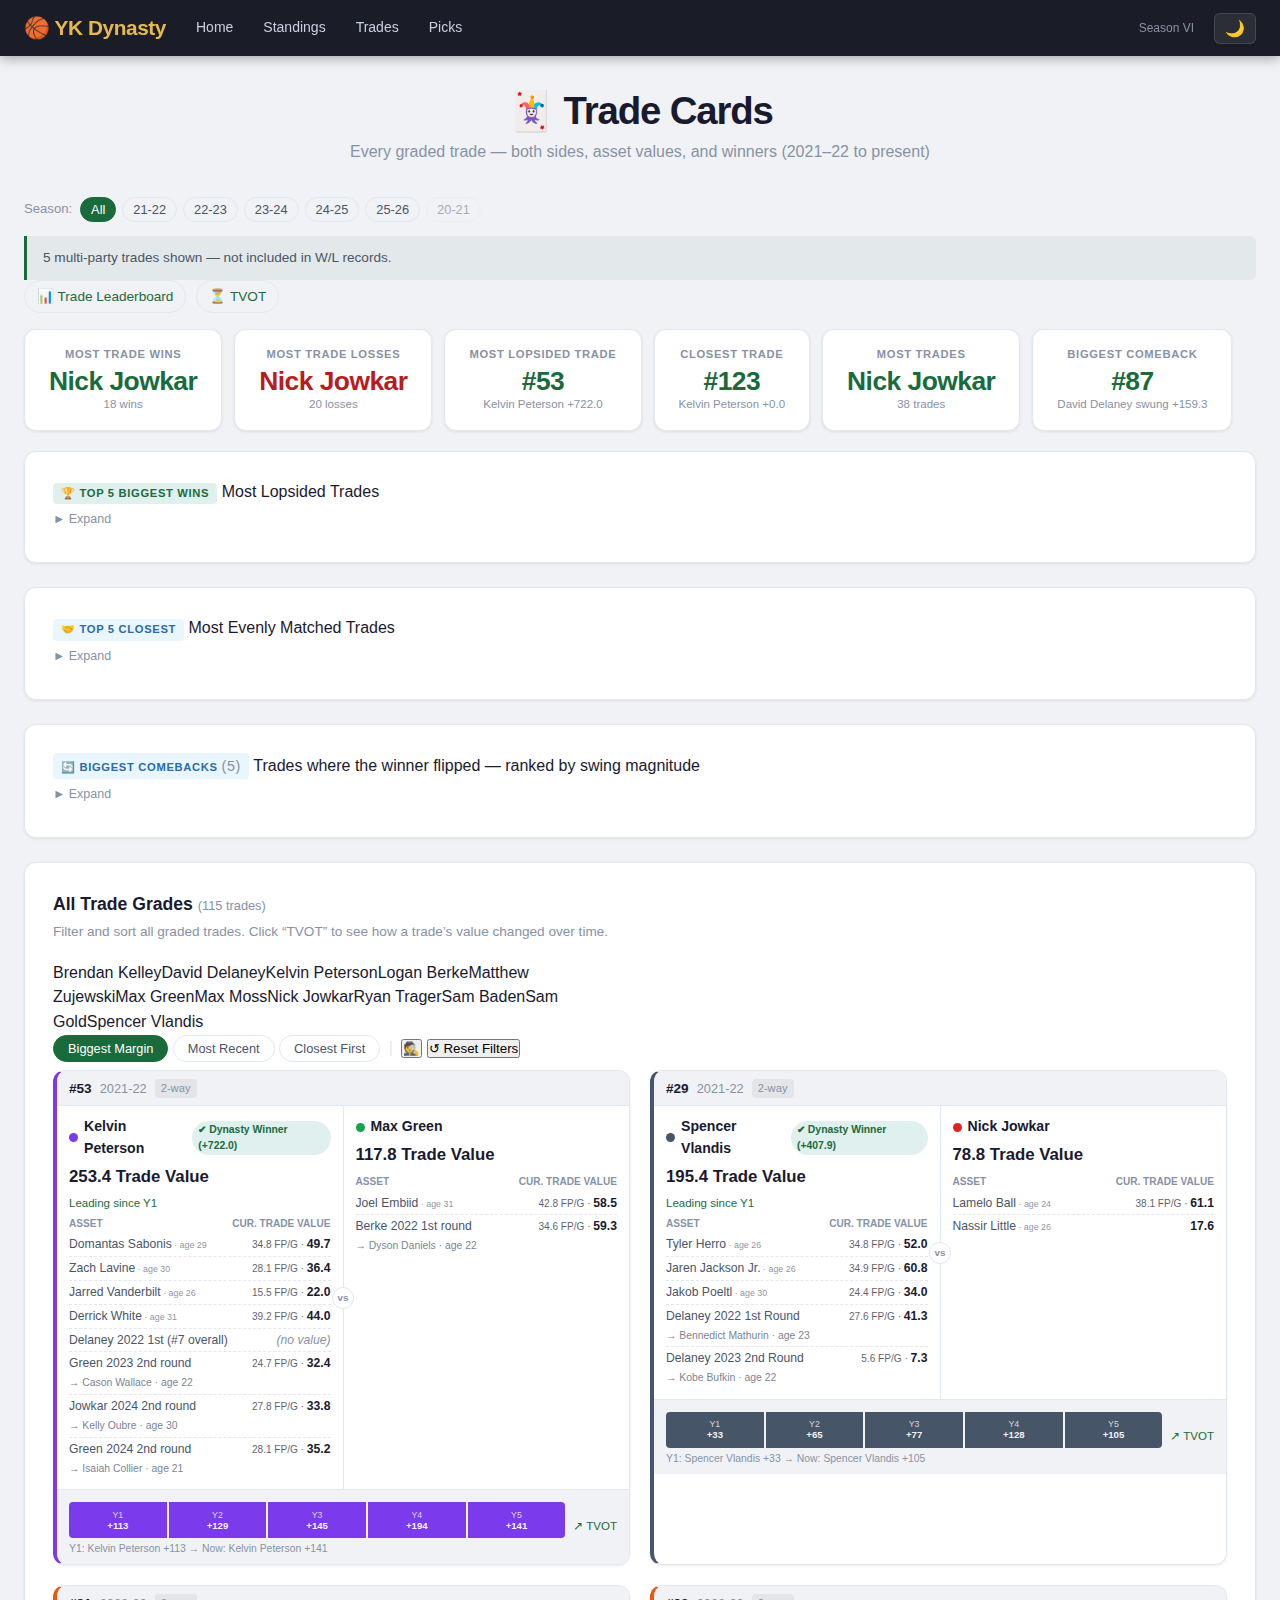
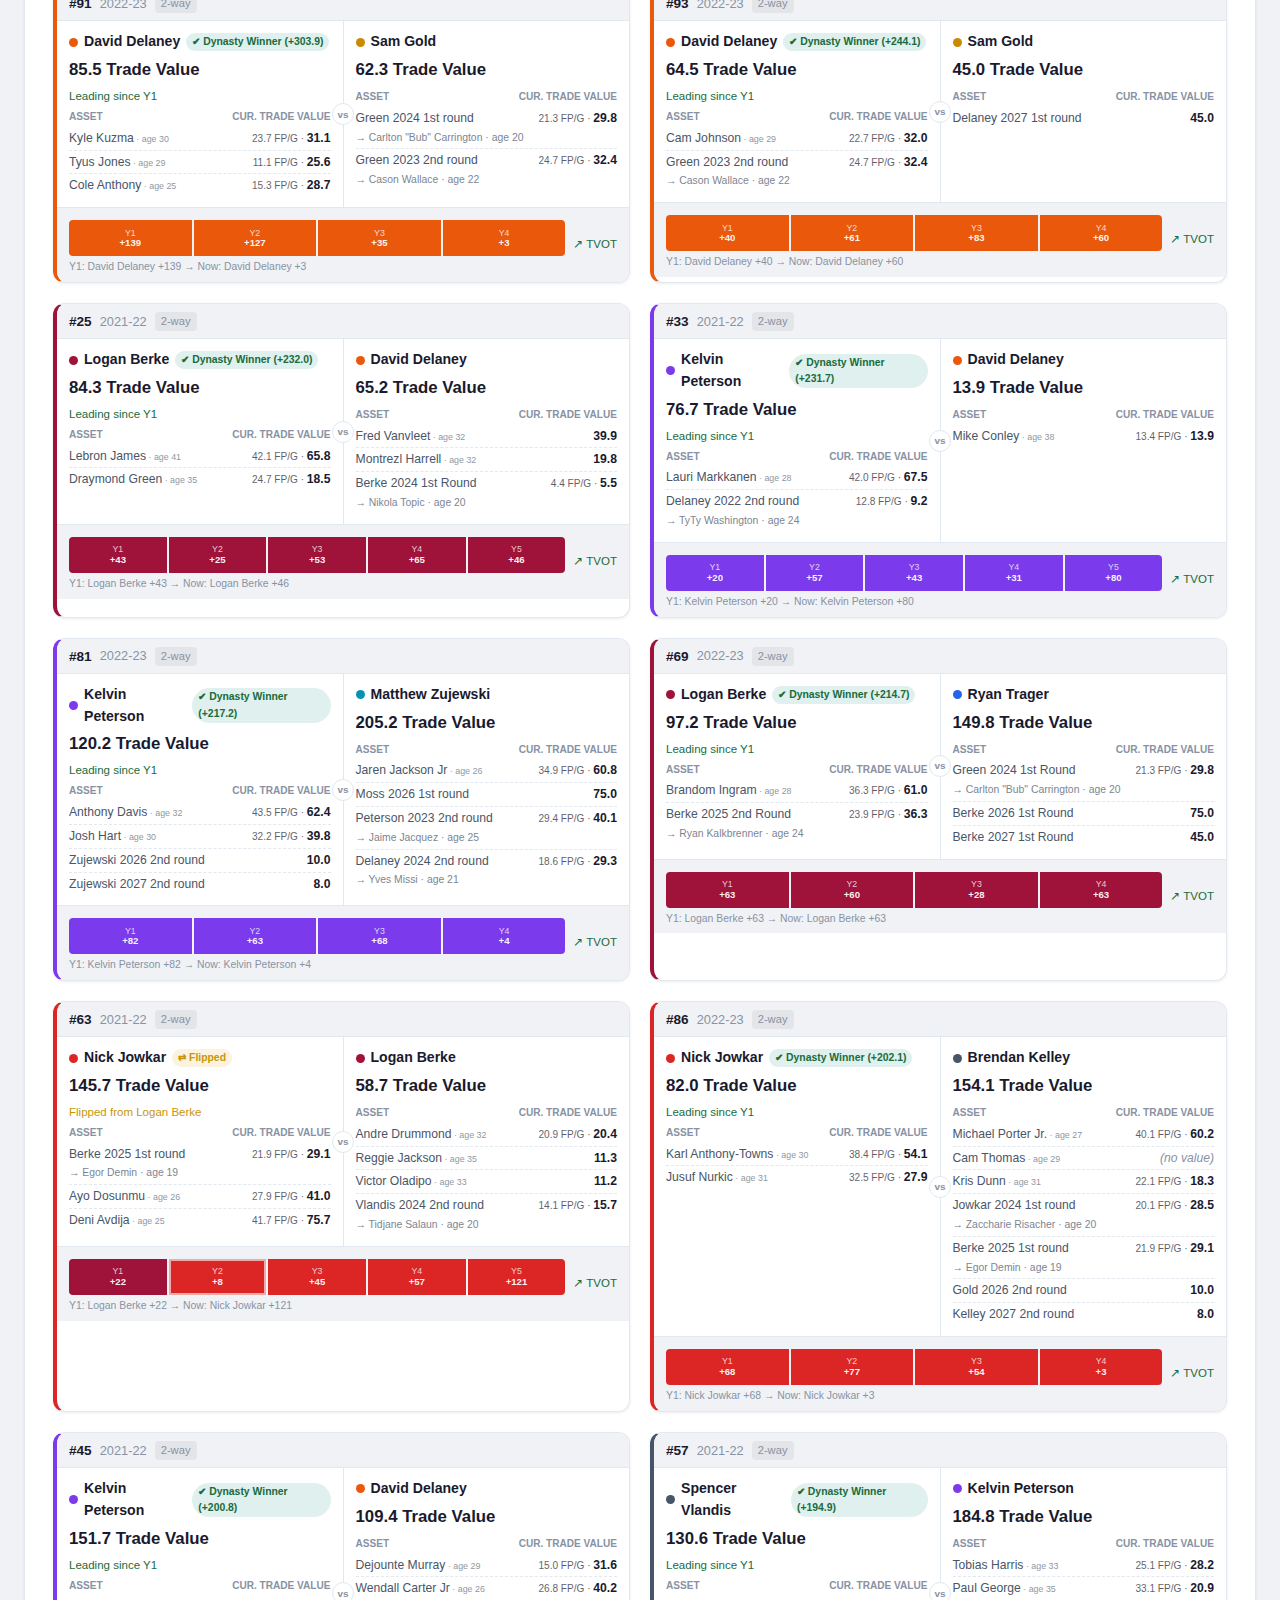
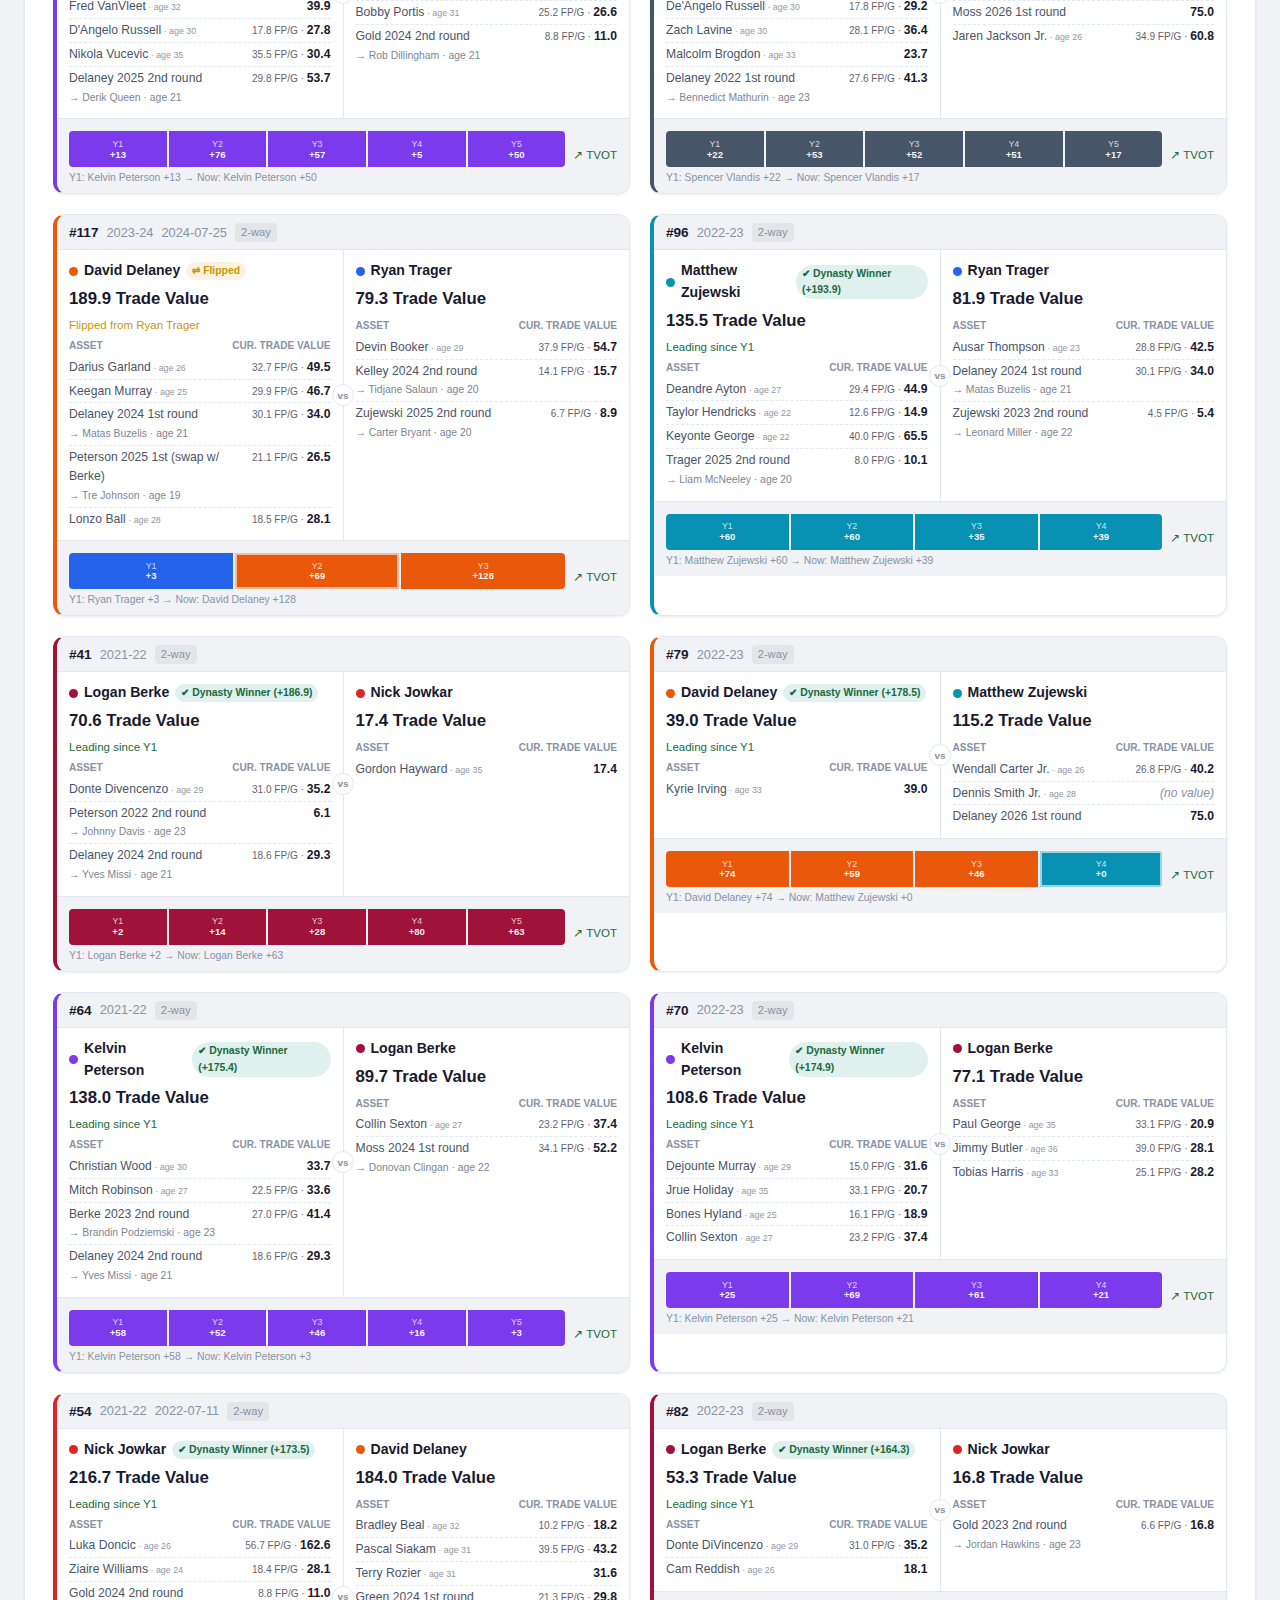
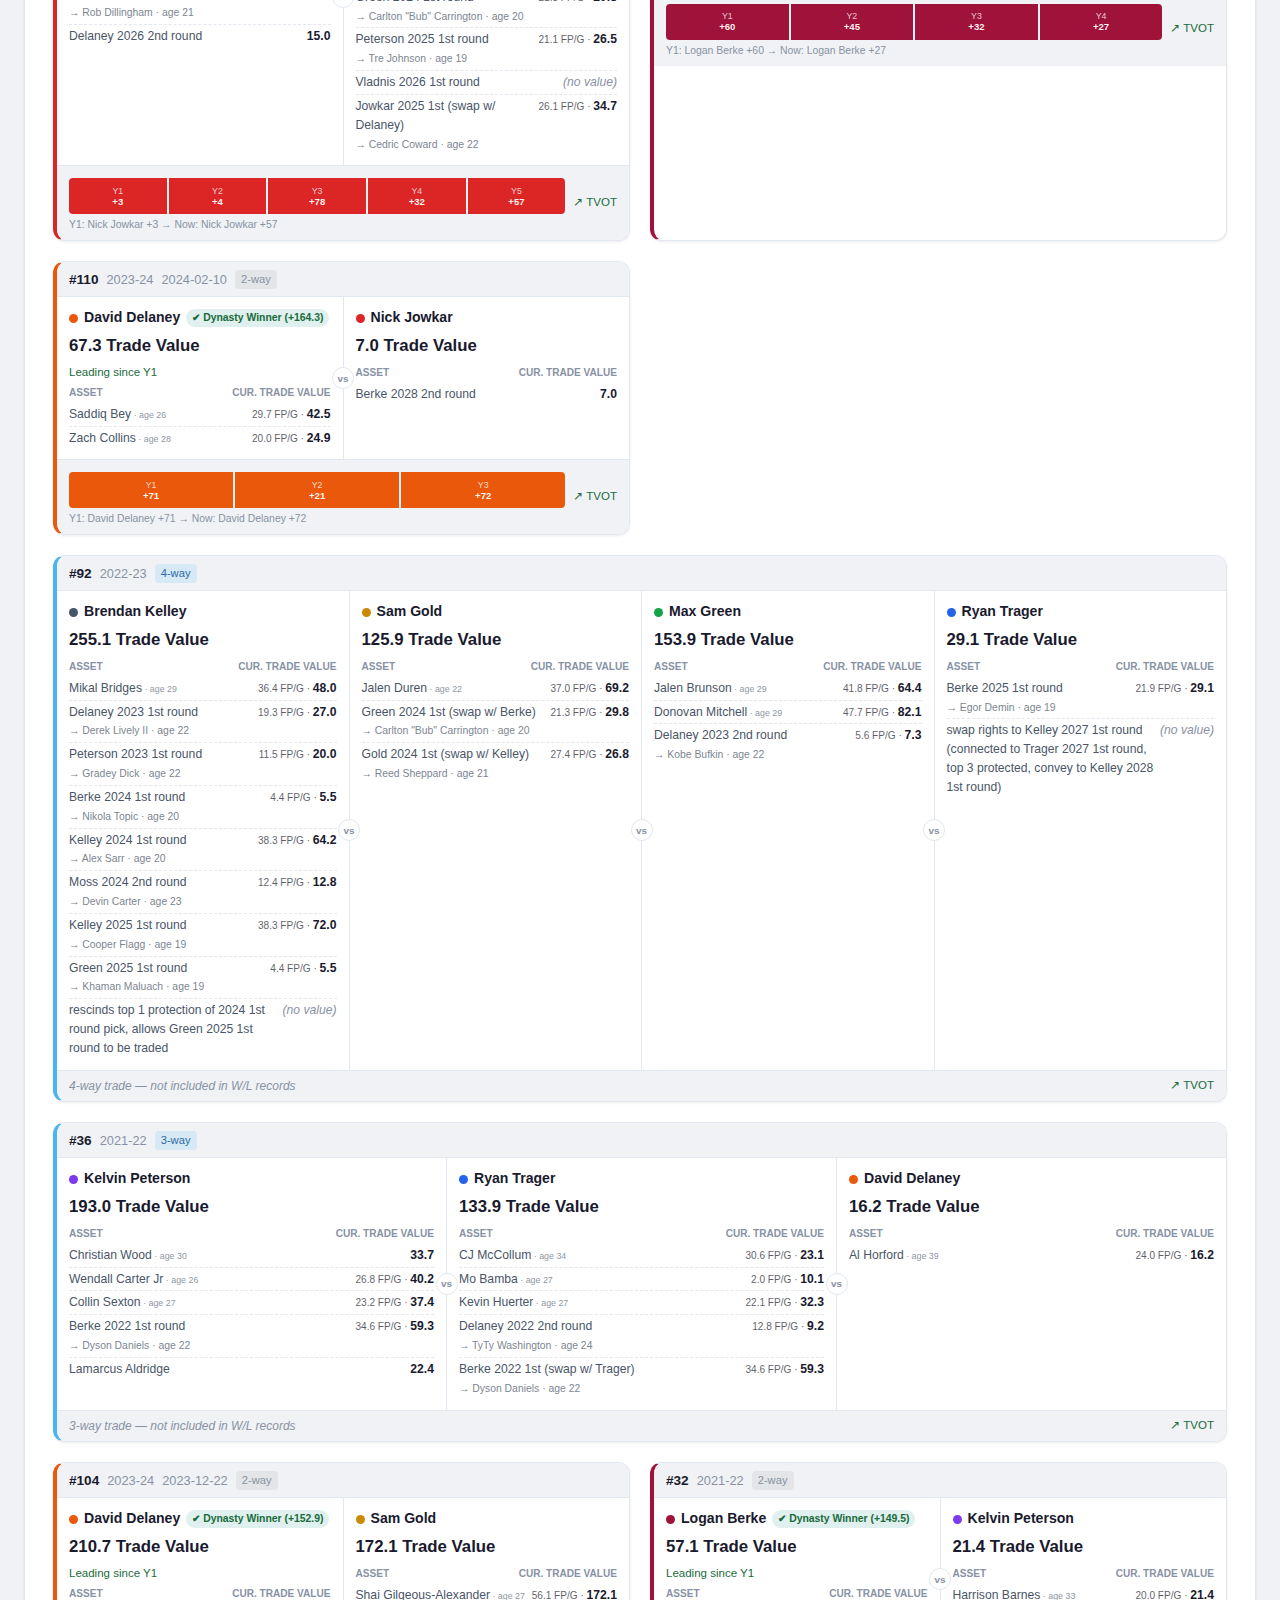
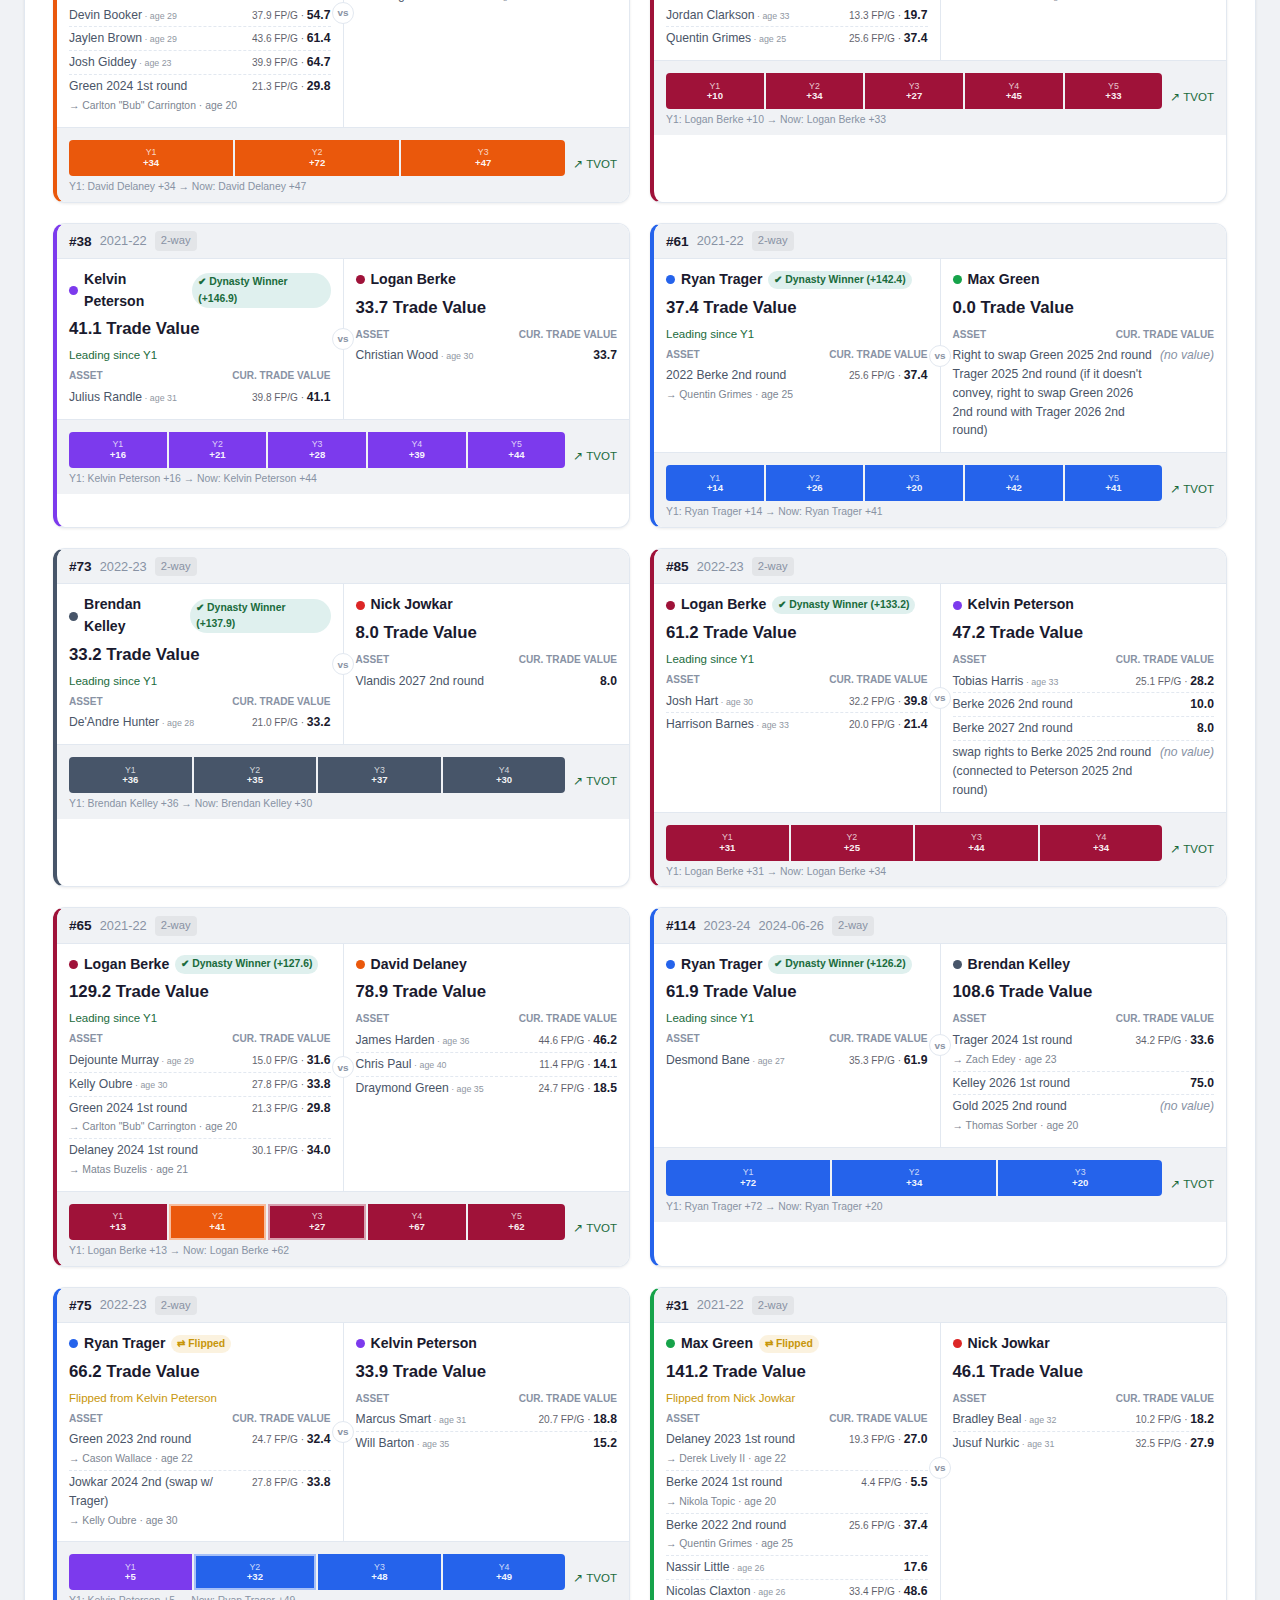
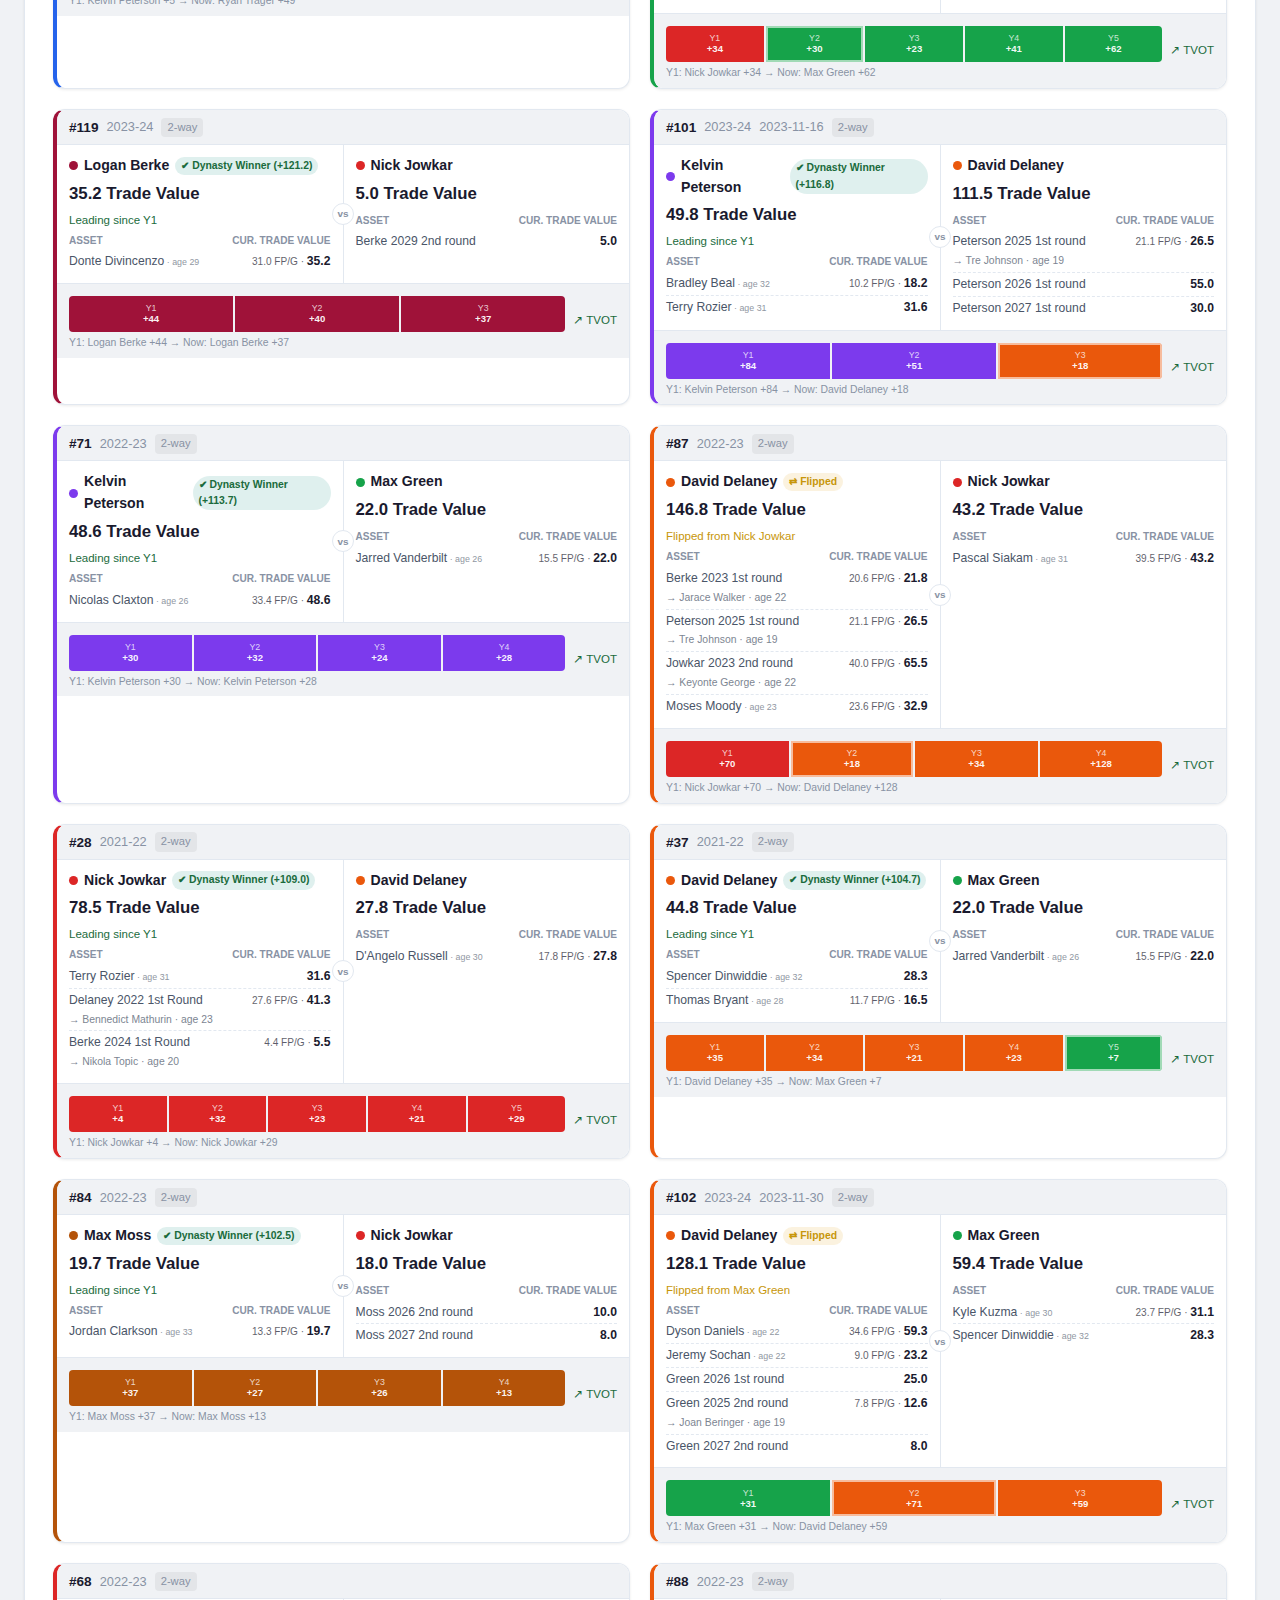
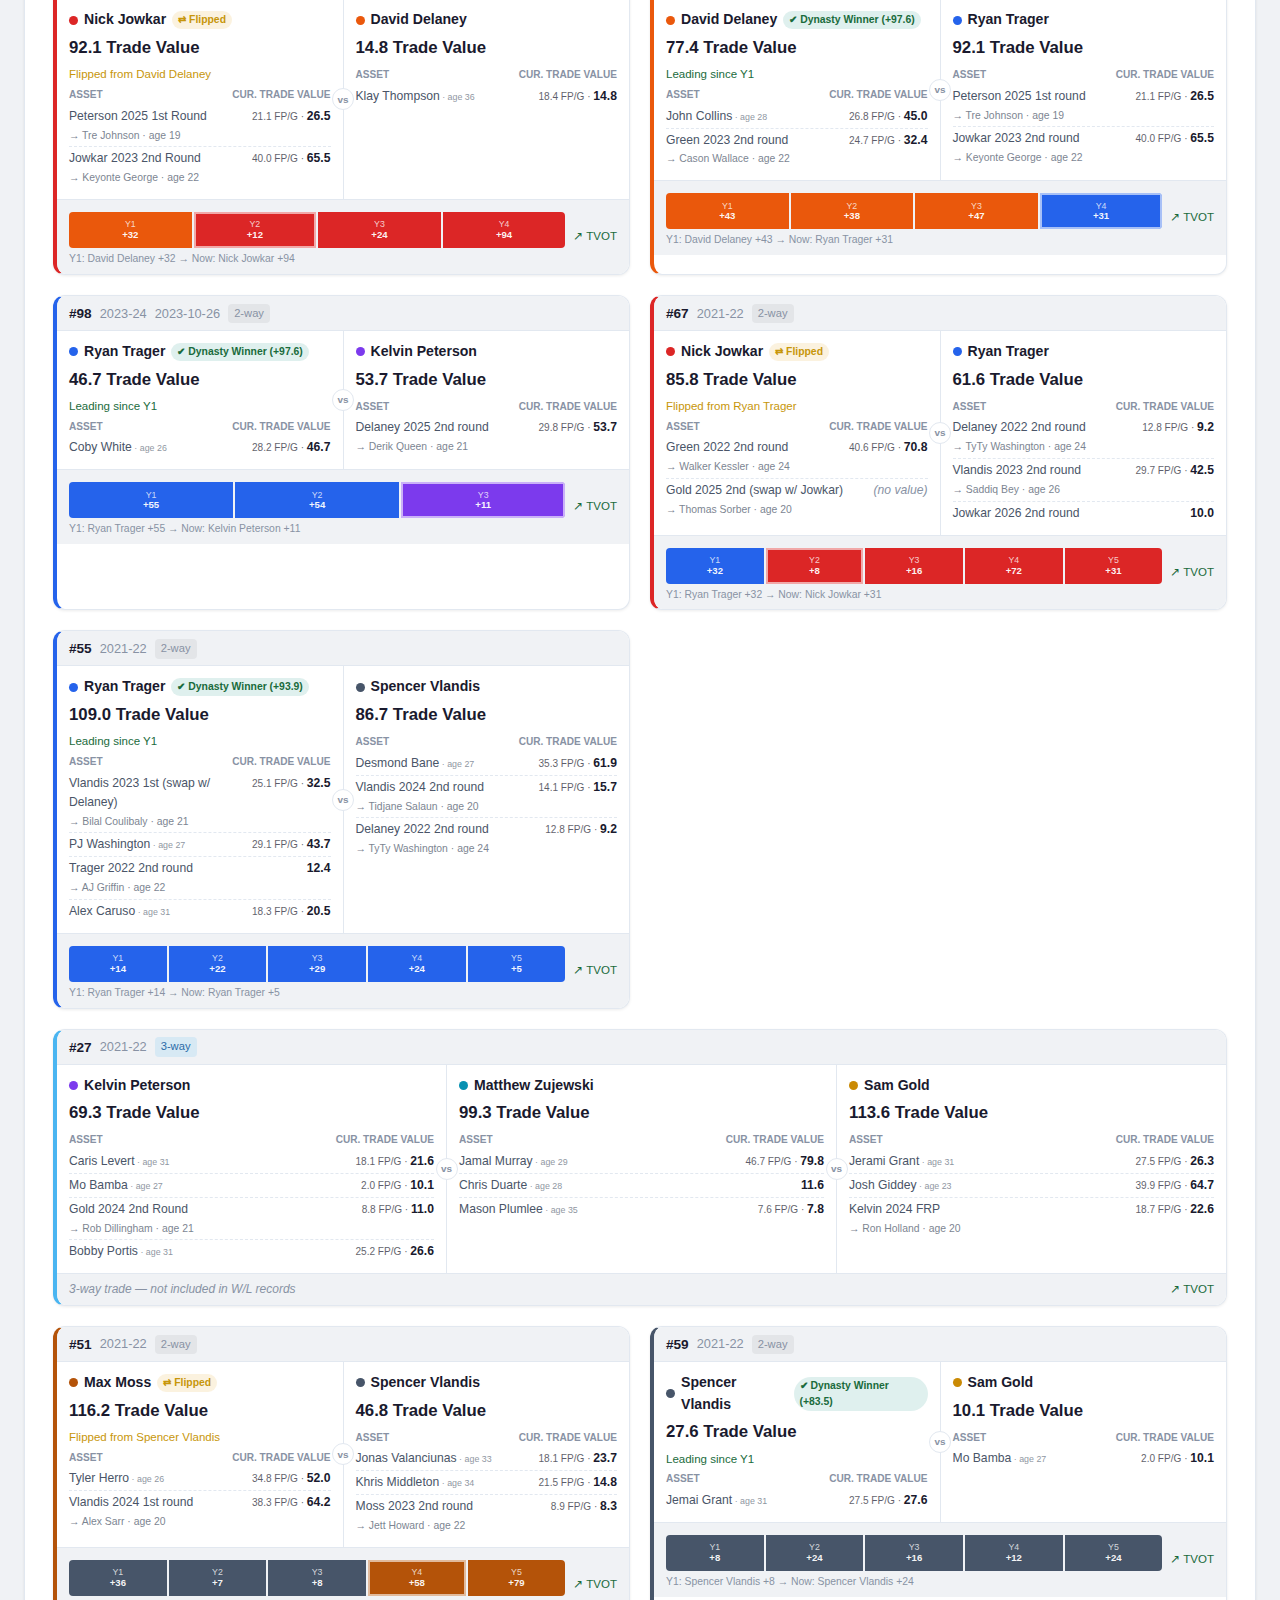
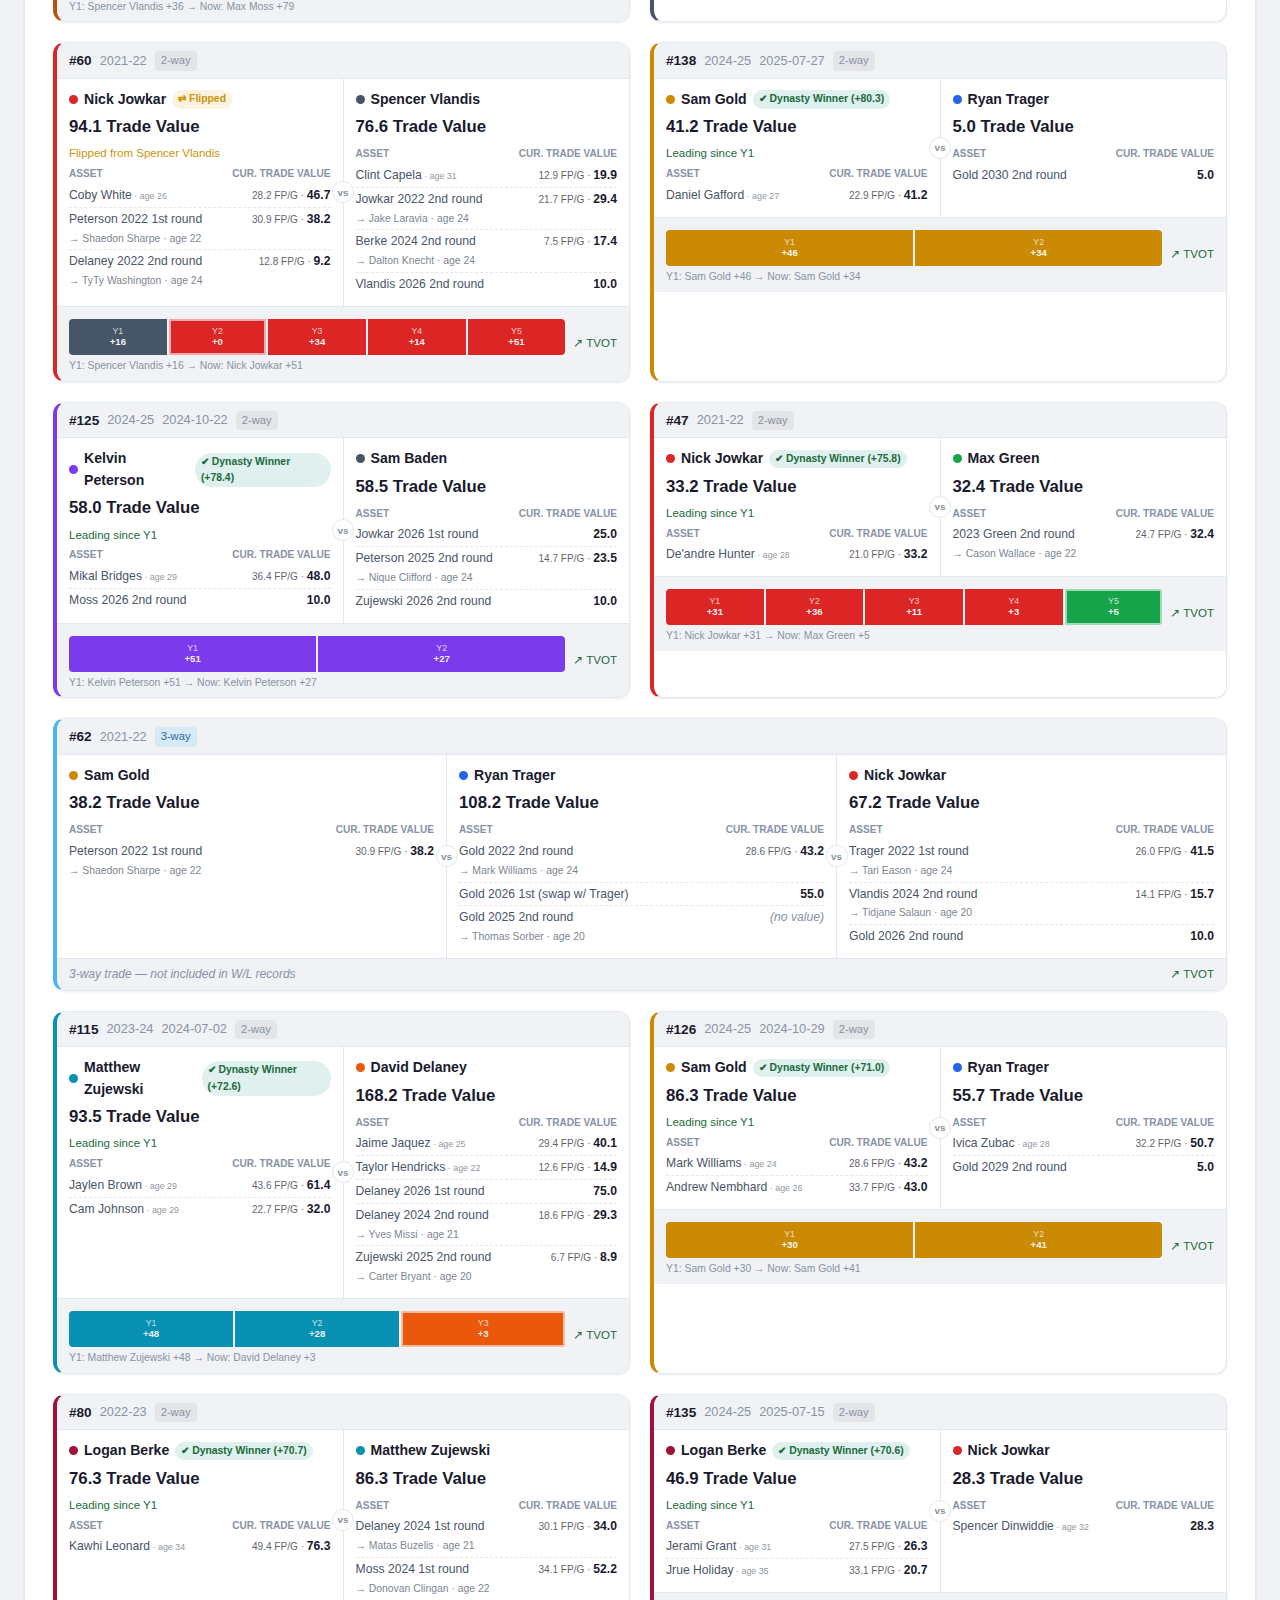
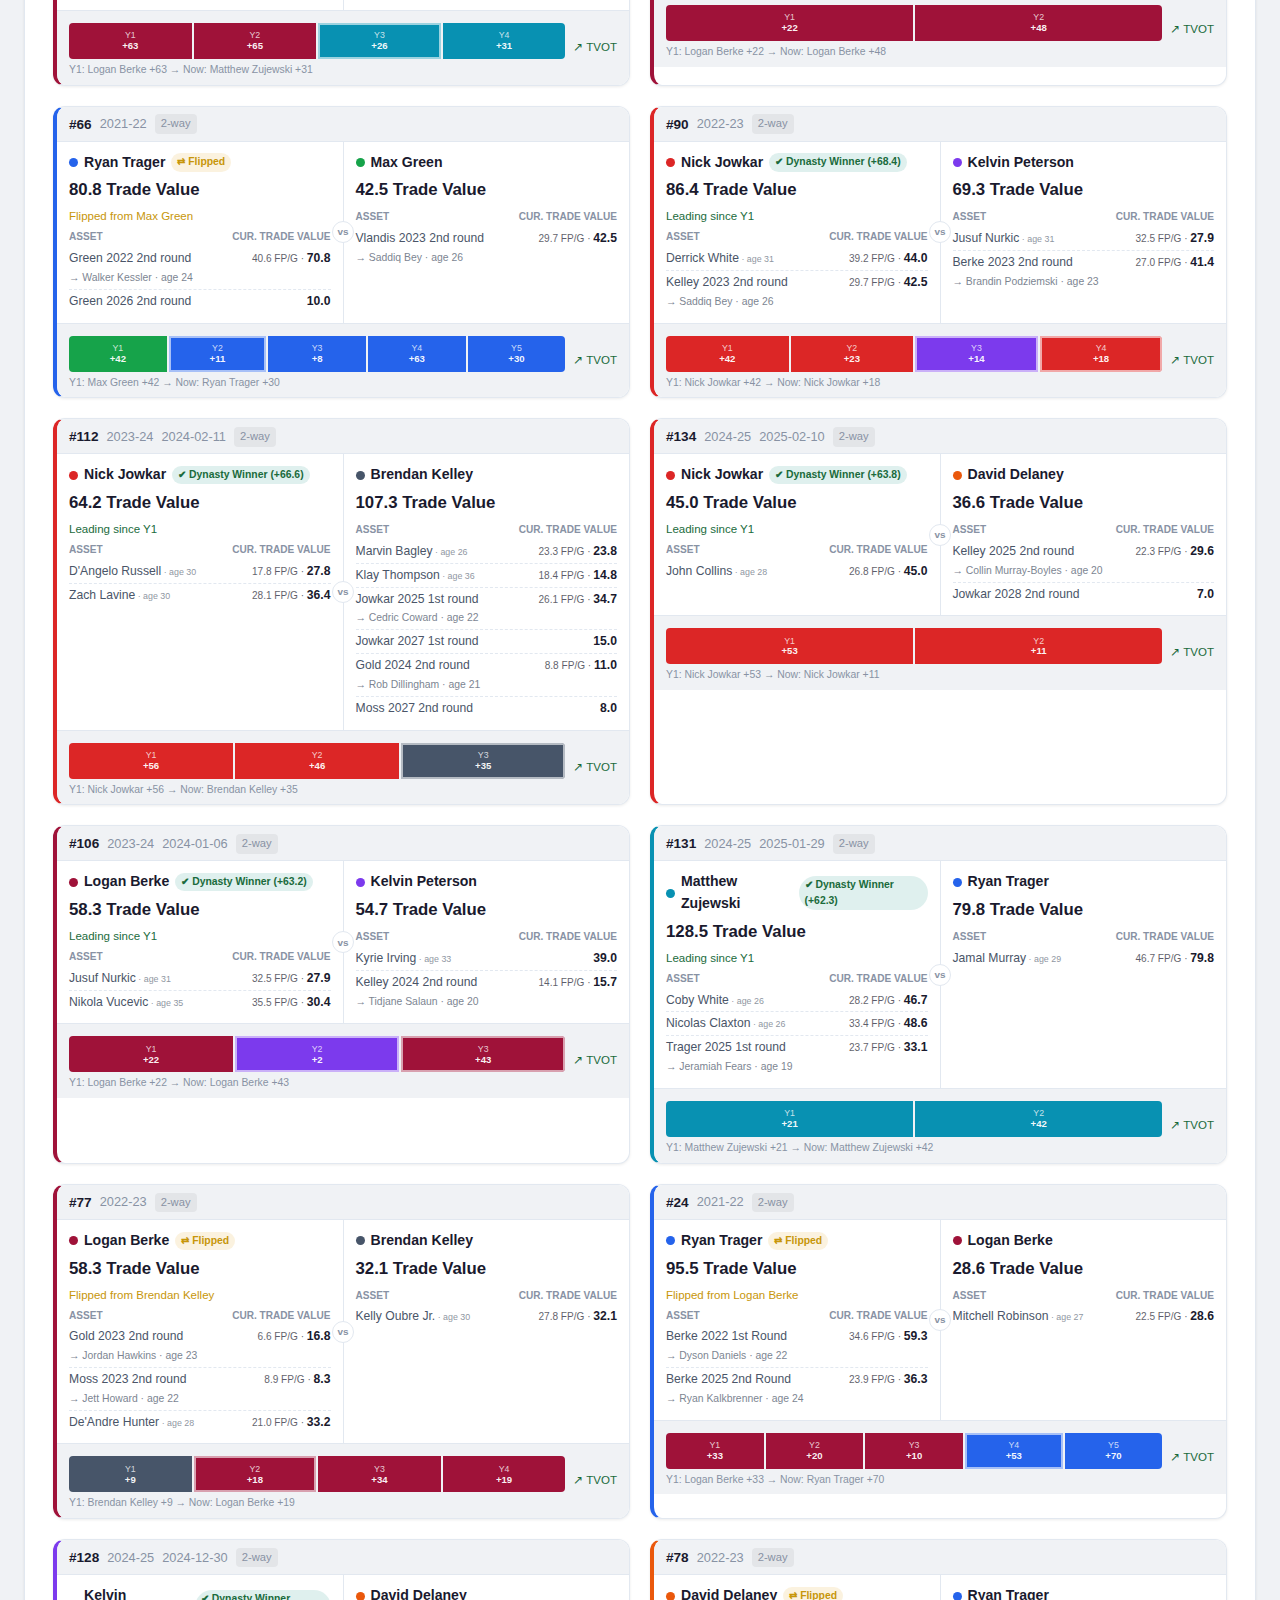
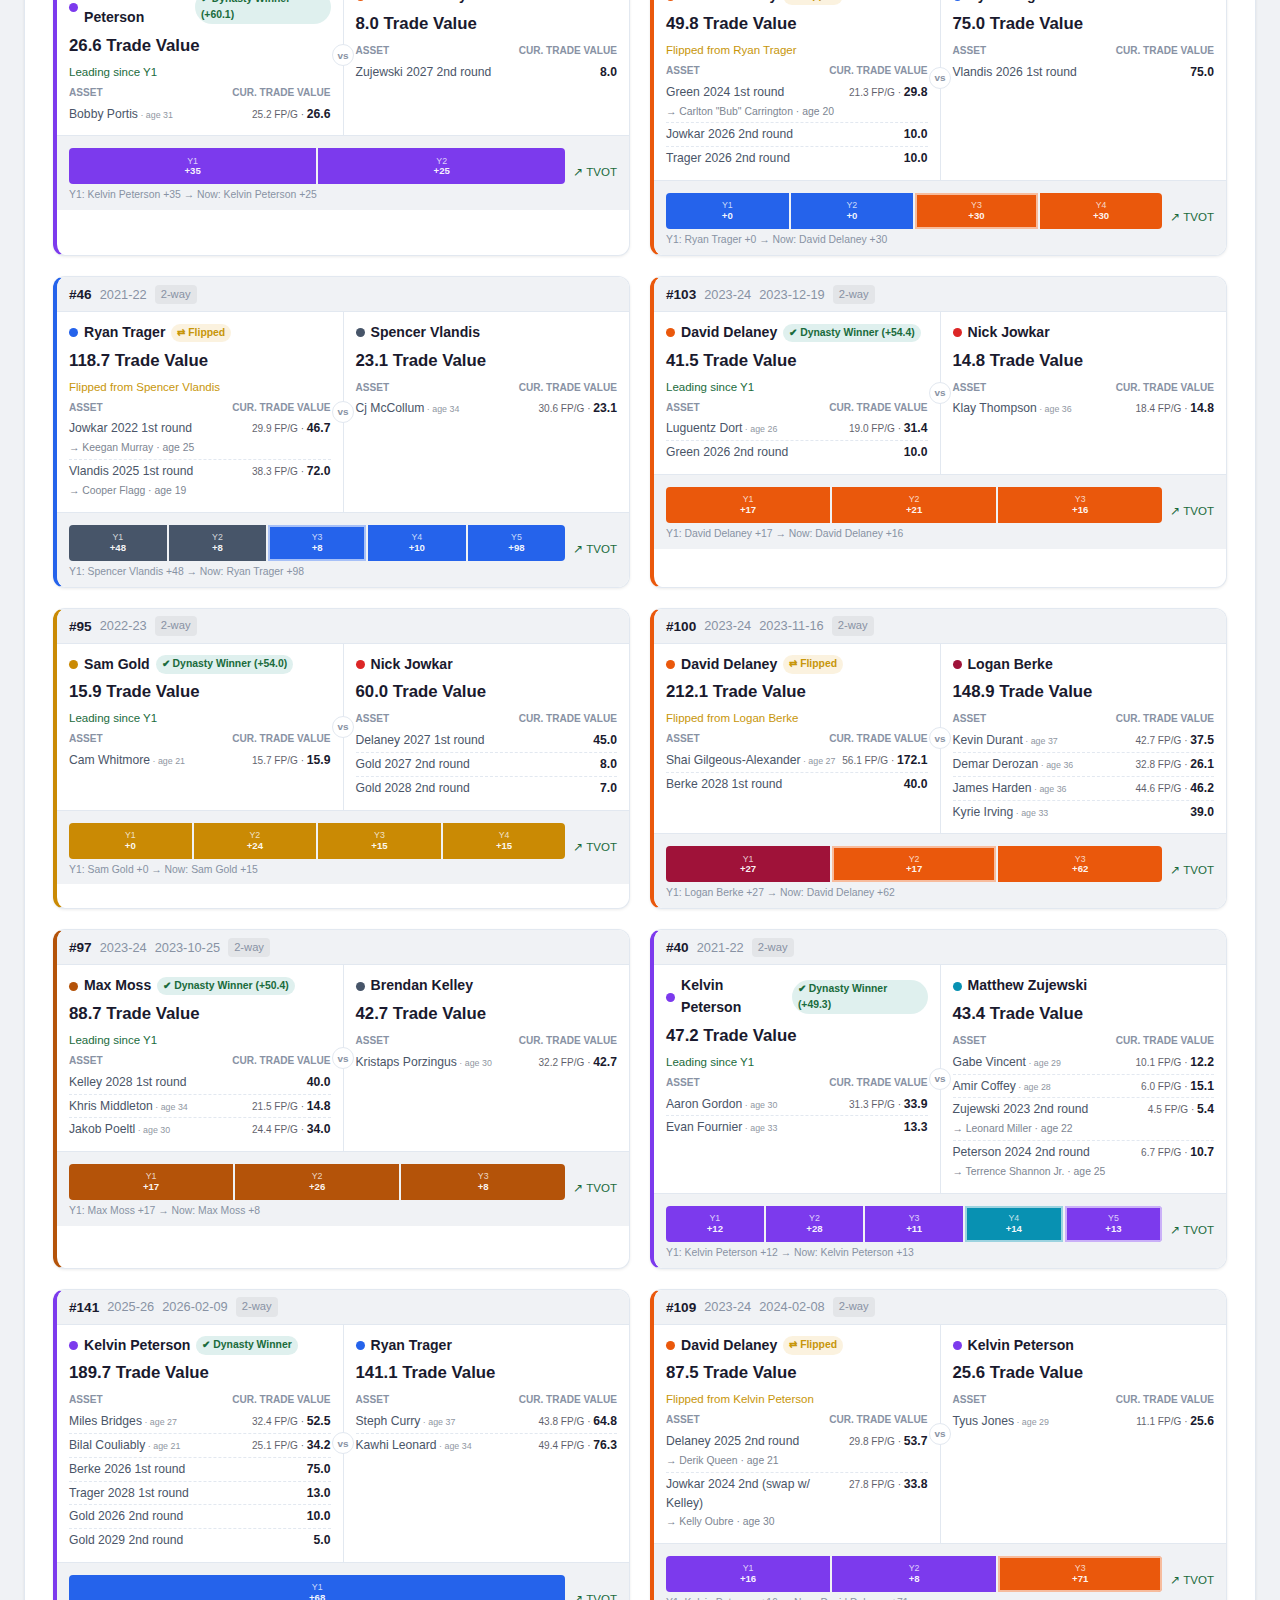
<file: docs/trade-cards.html>
<!DOCTYPE html>
<html lang="en">
<head>
  <meta charset="UTF-8" />
  <meta name="viewport" content="width=device-width, initial-scale=1.0" />
  <title>Trade Cards &mdash; YK Dynasty Basketball</title>
  <script>if(localStorage.getItem('yk_theme')==='dark')document.documentElement.classList.add('dark');</script>
  <link rel="stylesheet" href="css/style.css" />
  <style>
    .cross-links {
      display: flex;
      gap: 10px;
      flex-wrap: wrap;
      margin-bottom: 16px;
      font-size: 0.85rem;
    }
    .cross-links a {
      color: var(--brand-green);
      text-decoration: none;
      padding: 5px 12px;
      border: 1px solid var(--border);
      border-radius: 99px;
      transition: var(--transition);
    }
    .cross-links a:hover { background: var(--bg-card); box-shadow: var(--shadow-sm); }

    /* Trade card grid */
    .trade-cards-grid {
      display: grid;
      grid-template-columns: repeat(2, 1fr);
      gap: 20px;
    }
    @media (max-width: 720px) {
      .trade-cards-grid { grid-template-columns: 1fr; }
    }
    .trade-card {
      background: var(--bg-card);
      border: 1px solid var(--border);
      border-radius: var(--radius-md);
      overflow: hidden;
      box-shadow: var(--shadow-sm);
      transition: box-shadow var(--transition);
    }
    .trade-card:hover { box-shadow: var(--shadow-md); }
    .trade-card.collusion-card { border-color: rgba(230,57,70,0.4); opacity: 0.7; }
    .trade-card-header {
      padding: 10px 14px 8px;
      background: var(--bg-primary);
      border-bottom: 1px solid var(--border);
      display: flex;
      align-items: center;
      gap: 8px;
      flex-wrap: wrap;
      font-size: 0.8rem;
      color: var(--text-muted);
    }
    .trade-card-header .trade-id {
      font-weight: 700;
      color: var(--text-primary);
      font-size: 0.85rem;
    }
    .trade-card-sides {
      display: flex;
      min-height: 120px;
    }
    .trade-side {
      flex: 1;
      padding: 12px 14px;
      min-width: 0;
    }
    .trade-side-owner {
      font-weight: 700;
      font-size: 0.88rem;
      display: flex;
      align-items: center;
      gap: 6px;
      margin-bottom: 4px;
    }
    .owner-dot {
      width: 9px; height: 9px;
      border-radius: 50%;
      flex-shrink: 0;
    }
    .winner-badge {
      font-size: 0.65rem;
      font-weight: 700;
      background: rgba(42,157,143,0.15);
      color: var(--brand-green);
      padding: 1px 6px;
      border-radius: 99px;
    }
    .winner-flipped-badge {
      font-size: 0.65rem;
      font-weight: 700;
      background: rgba(232,184,75,0.18);
      color: #c7960a;
      padding: 1px 6px;
      border-radius: 99px;
    }
    .winner-history { font-size: 0.72rem; color: var(--text-muted); margin-bottom: 4px; line-height: 1.3; }
    .winner-stable  { color: var(--brand-green); }
    .winner-flipped-text { color: #c7960a; }
    .trade-side-total {
      font-size: 1.05rem;
      font-weight: 800;
      color: var(--text-primary);
      margin-bottom: 6px;
    }
    .asset-list {
      list-style: none;
      padding: 0;
      margin: 0;
      font-size: 0.76rem;
    }
    .asset-list li {
      display: flex;
      justify-content: space-between;
      align-items: flex-start;
      padding: 2px 0;
      color: var(--text-secondary);
      border-bottom: 1px dashed var(--border);
      gap: 4px;
    }
    .asset-list li:last-child { border-bottom: none; }
    .asset-list .asset-name { flex: 1; min-width: 0; }
    .asset-list .asset-val { font-weight: 600; color: var(--text-primary); flex-shrink: 0; }
    .asset-list .asset-zero { color: var(--text-muted); font-style: italic; }
    .trade-vs-divider {
      width: 1px;
      background: var(--border);
      position: relative;
      display: flex;
      align-items: center;
      justify-content: center;
    }
    .trade-vs-label {
      position: absolute;
      background: var(--bg-card);
      border: 1px solid var(--border);
      border-radius: 50%;
      width: 22px; height: 22px;
      display: flex; align-items: center; justify-content: center;
      font-size: 0.62rem;
      font-weight: 700;
      color: var(--text-muted);
      z-index: 1;
    }
    .trade-card-footer {
      padding: 8px 14px;
      background: var(--bg-primary);
      border-top: 1px solid var(--border);
      display: flex;
      align-items: center;
      justify-content: space-between;
      gap: 8px;
      flex-wrap: wrap;
    }
    .margin-bar-wrap {
      flex: 1;
      min-width: 100px;
    }
    .margin-bar-track {
      height: 6px;
      background: var(--border);
      border-radius: 99px;
      overflow: hidden;
    }
    .margin-bar-fill {
      height: 100%;
      border-radius: 99px;
      background: var(--brand-green);
      transition: width 0.3s;
    }
    .margin-label {
      font-size: 0.72rem;
      color: var(--text-muted);
      margin-top: 2px;
    }
    .tvot-link {
      font-size: 0.72rem;
      color: var(--brand-green);
      text-decoration: none;
      white-space: nowrap;
    }
    .tvot-link:hover { text-decoration: underline; }
    .collusion-tag {
      font-size: 0.7rem;
      color: var(--status-ir);
      background: rgba(230,57,70,0.1);
      padding: 1px 6px;
      border-radius: 4px;
    }

    /* Party count badge */
    .party-tag { font-size: 0.7rem; padding: 1px 6px; border-radius: 4px; }
    .party-tag-2     { background: rgba(0,0,0,0.05); color: var(--text-muted); }
    .party-tag-multi { background: rgba(74,181,241,0.15); color: #2a6ba8; }

    /* Featured section heading */
    .featured-label {
      display: inline-block;
      font-size: 0.7rem;
      font-weight: 700;
      letter-spacing: 0.06em;
      text-transform: uppercase;
      padding: 2px 8px;
      border-radius: 4px;
      margin-bottom: 8px;
    }
    .featured-win  { background: rgba(42,157,143,0.15); color: var(--brand-green); }
    .featured-loss { background: rgba(230,57,70,0.12); color: var(--status-ir); }
    .featured-fair { background: rgba(74,181,241,0.12); color: #2a6ba8; }

    /* Collapsible section toggle */
    .section-toggle {
      font-size: 0.78rem; background: none; border: none; color: var(--text-muted);
      cursor: pointer; padding: 0; margin-bottom: 8px; display: block;
    }
    .section-toggle:hover { color: var(--text-primary); }
    .grid-collapsed { display: none; }

    /* Filter bar & select */
    .filter-sep { color: var(--border); margin: 0 4px; }

    /* Season filter bar */
    .season-filter-bar { display: flex; align-items: center; gap: 6px; flex-wrap: wrap; margin-bottom: 14px; }
    .season-filter-label { font-size: 0.82rem; color: var(--text-muted); margin-right: 2px; }
    .sfb-btn {
      padding: 4px 10px; border: 1px solid var(--border); border-radius: 99px;
      background: var(--bg-input); color: var(--text-secondary); font-size: 0.8rem;
      cursor: pointer; transition: var(--transition);
    }
    .sfb-btn.active { background: var(--brand-green); color: #fff; border-color: var(--brand-green); }
    .sfb-btn.sfb-disabled { opacity: 0.45; cursor: not-allowed; }
    .sfb-btn:hover:not(.sfb-disabled):not(.active) { background: var(--bg-card); }

    @media (max-width: 600px) {
      .trade-card-sides { flex-direction: column; }
      .trade-vs-divider { display: none; }
    }
    #cards-count { font-size: 0.82rem; color: var(--text-muted); margin: 6px 0 8px; }

    /* Tooltip */
    [data-tooltip] { position: relative; cursor: help; }
    [data-tooltip]::after {
      content: attr(data-tooltip);
      position: absolute; bottom: calc(100% + 6px); left: 50%;
      transform: translateX(-50%);
      background: #1a1d27; color: #e8eaf6;
      font-size: 0.72rem; padding: 5px 10px; border-radius: 6px;
      white-space: normal; max-width: 220px; text-align: center;
      pointer-events: none; opacity: 0; transition: opacity 0.15s;
      z-index: 100; line-height: 1.4;
      box-shadow: 0 2px 8px rgba(0,0,0,0.3);
    }
    [data-tooltip]:hover::after { opacity: 1; }

    /* TVOT mini-bar in card footer */
    .tvot-mini-bar { display: flex; height: 36px; border-radius: 4px; overflow: hidden; gap: 2px; margin: 6px 0 2px; }
    .tvot-mini-seg {
      flex: 1; display: flex; flex-direction: column;
      align-items: center; justify-content: center; gap: 1px;
    }
    .tvot-mini-seg.flip-point { box-shadow: inset 0 0 0 2px rgba(255,255,255,0.6); }
    .tvot-mini-yr     { font-size: 0.55rem; opacity: 0.85; line-height: 1; color: rgba(255,255,255,0.9); }
    .tvot-mini-margin { font-size: 0.6rem; font-weight: 700; line-height: 1; color: rgba(255,255,255,0.95); }

    /* Multi-party trade cards span full grid width */
    .trade-cards-grid .multi-party-card { grid-column: 1 / -1; }
    .multi-party-card { border-left: 4px solid #4ab5f1 !important; }
    .multi-party-card .trade-card-sides { flex-wrap: nowrap; }
    @media (max-width: 600px) {
      .multi-party-card .trade-card-sides { flex-direction: column; }
      .multi-party-card .trade-vs-divider {
        display: flex;
        width: 100%; height: 1px;
        background: var(--border);
        justify-content: center;
      }
      .multi-party-card .trade-vs-label {
        position: static;
        transform: none;
      }
    }

    /* Asset list column header */
    .asset-list-header {
      display: flex; justify-content: space-between;
      font-size: 0.63rem; font-weight: 600; text-transform: uppercase;
      color: var(--text-muted); margin: 5px 0 2px;
    }

    /* Owner pills bar: wraps to 2 rows of 5 on desktop */
    @media (min-width: 769px) {
      #owner-pills-bar { max-width: 520px; }
    }
    /* Tighter trade card padding on desktop */
    @media (min-width: 769px) {
      .trade-card-header { padding: 7px 12px 6px; }
      .trade-side { padding: 10px 12px; }
      .trade-card-footer { padding: 6px 12px; }
    }
    /* Stat cards: centered text */
    .stat-card .stat-label { text-align: center; }
    .stat-card .stat-value { text-align: center; word-break: break-word; }
    /* Clickable stat cards */
    .stat-card[data-clickable] { cursor: pointer; }
    .stat-card[data-clickable]:hover { box-shadow: var(--shadow-lg); transform: translateY(-2px); }

  </style>
</head>
<body>
  <script src="js/nav.js"></script>

  <main class="page-container">
    <div id="sticky-season" class="sticky-season-pill"></div>
    <header class="page-header">
      <h1>&#x1F0CF; Trade Cards</h1>
      <p class="subtitle">Every graded trade &mdash; both sides, asset values, and winners (2021&ndash;22 to present)</p>
    </header>

    <!-- Season filter bar (top of page) -->
    <div id="season-filter-bar"></div>
    <p id="multi-party-note" class="chart-insight" style="display:none"></p>

    <!-- Cross-links -->
    <div class="cross-links">
      <a href="trade-leaderboard.html">&#x1F4CA; Trade Leaderboard</a>
      <a href="trade-value-over-time.html">&#x23F3; TVOT</a>
    </div>

    <!-- Summary stat cards -->
    <div class="stat-row" id="summary-cards" style="display:flex;gap:12px;flex-wrap:wrap;margin-bottom:20px"></div>

    <!-- Top 5 Most Lopsided (collapsed by default) -->
    <div class="chart-section">
      <div class="section-header-row">
        <span class="featured-label featured-win">&#x1F3C6; Top 5 Biggest Wins</span>
        <span class="section-header-title">Most Lopsided Trades</span>
      </div>
      <button class="section-toggle" data-target="top-wins-grid">&#x25BA; Expand</button>
      <div class="trade-cards-grid grid-collapsed" id="top-wins-grid">
        <p class="text-muted" style="padding:12px">Loading&hellip;</p>
      </div>
    </div>

    <!-- Top 5 Closest (collapsed by default) -->
    <div class="chart-section">
      <div class="section-header-row">
        <span class="featured-label featured-fair">&#x1F91D; Top 5 Closest</span>
        <span class="section-header-title">Most Evenly Matched Trades</span>
      </div>
      <button class="section-toggle" data-target="closest-grid">&#x25BA; Expand</button>
      <div class="trade-cards-grid grid-collapsed" id="closest-grid">
        <p class="text-muted" style="padding:12px">Loading&hellip;</p>
      </div>
    </div>

    <!-- Biggest Comebacks (collapsed by default) -->
    <div class="chart-section" id="comebacks-section">
      <div class="section-header-row">
        <span class="featured-label featured-fair">&#x1F504; Biggest Comebacks <span id="comebacks-count" style="font-weight:400;color:var(--text-muted);font-size:0.9rem"></span></span>
        <span class="section-header-title">Trades where the winner flipped &mdash; ranked by swing magnitude</span>
      </div>
      <button class="section-toggle" data-target="comebacks-list">&#x25BA; Expand</button>
      <div id="comebacks-list" class="trade-cards-grid grid-collapsed"></div>
    </div>

    <!-- Collusion mode banner -->
    <div id="collusion-banner" class="collusion-mode-banner" style="display:none">
      &#x1F575;&#xFE0F; Viewing collusion flags &mdash; all other filters suspended.
      <button id="collusion-banner-exit">Exit</button>
    </div>

    <!-- All Trades -->
    <div class="chart-section" id="all-trades-section">
      <h2><span id="all-trades-label">All Trade Grades</span> <span id="cards-count-inline" style="font-size:0.8rem;font-weight:400;color:var(--text-muted)"></span></h2>
      <p class="chart-description">Filter and sort all graded trades. Click &ldquo;TVOT&rdquo; to see how a trade&rsquo;s value changed over time.</p>

      <!-- Row 1: Owner pills -->
      <div class="filter-row">
        <div id="owner-pills-bar" class="owner-pill-bar"></div>
      </div>
      <!-- Row 2: Sort + Collusion + Reset -->
      <div class="filter-row">
        <button class="filter-btn active" data-sortby="margin">Biggest Margin</button>
        <button class="filter-btn" data-sortby="recent">Most Recent</button>
        <button class="filter-btn" data-sortby="fair">Closest First</button>
        <span class="filter-sep">|</span>
        <button id="collusion-icon-btn" class="collusion-icon-btn" title="Show collusion flags — overrides all filters">&#x1F575;&#xFE0F;</button>
        <button id="reset-filters-btn" class="reset-filters-btn">&#x21BA; Reset Filters</button>
      </div>

      <p id="cards-count"></p>
      <div id="all-trades-list"></div>
    </div>
  </main>

  <script src="js/core.js"></script>
  <script src="js/dashboards/trade_cards.js"></script>
</body>
</html>
</file>
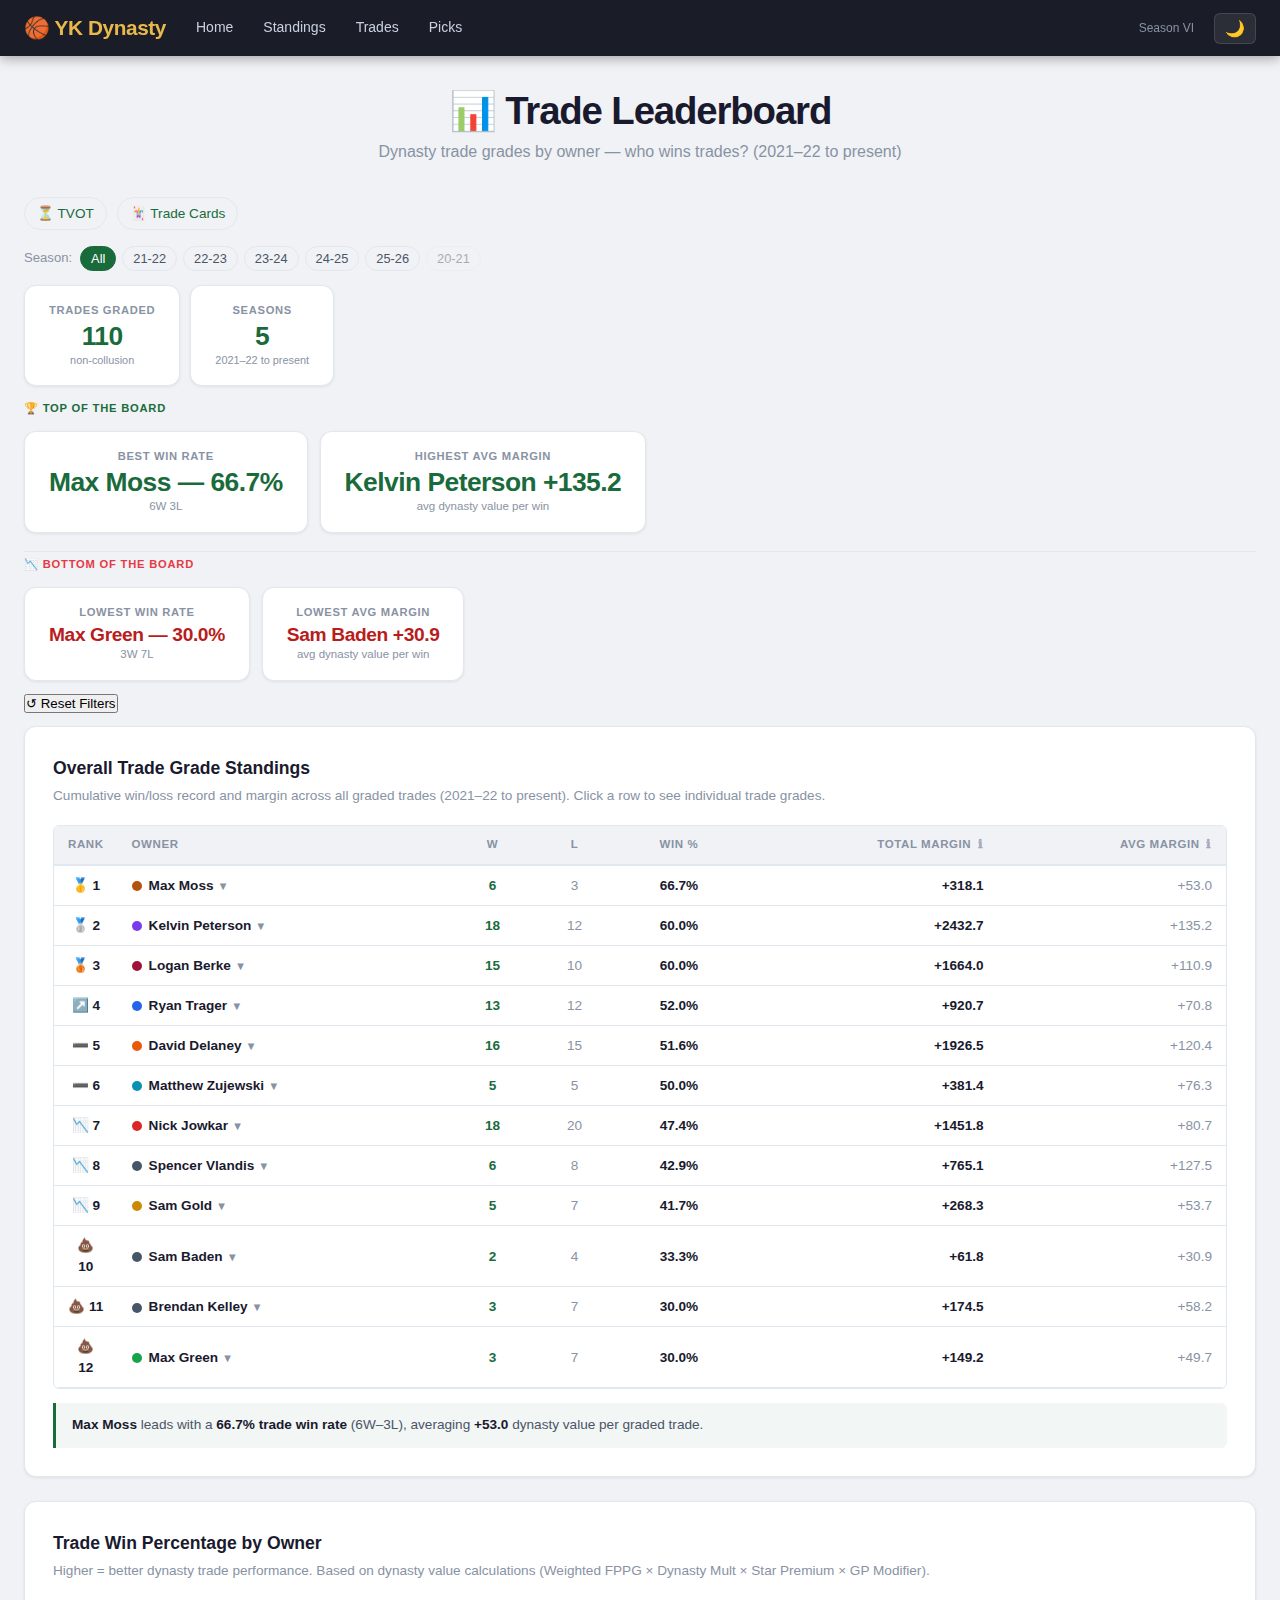
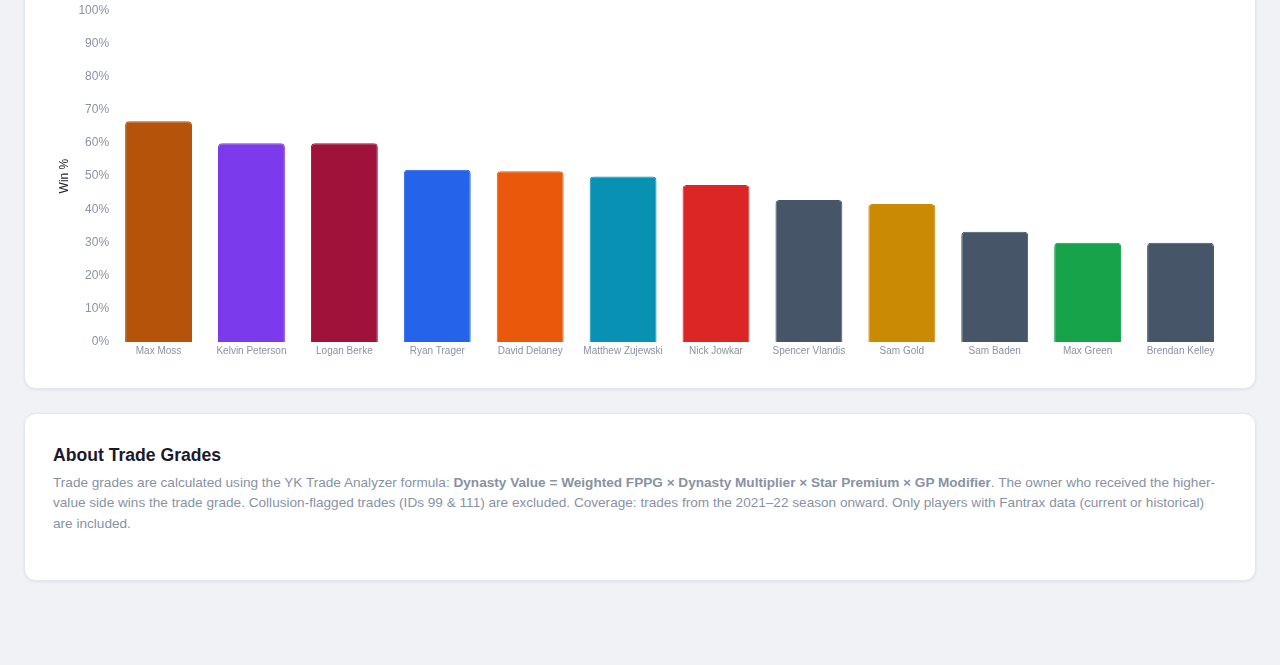
<file: docs/trade-leaderboard.html>
<!DOCTYPE html>
<html lang="en">
<head>
  <meta charset="UTF-8" />
  <meta name="viewport" content="width=device-width, initial-scale=1.0" />
  <title>Trade Leaderboard &mdash; YK Dynasty Basketball</title>
  <script>if(localStorage.getItem('yk_theme')==='dark')document.documentElement.classList.add('dark');</script>
  <link rel="stylesheet" href="css/style.css" />
  <script src="js/chart.umd.min.js"></script>
  <script src="js/chartjs-fix.js"></script>
  <style>
    /* Season filter bar */
    .season-filter-bar { display: flex; align-items: center; gap: 6px; flex-wrap: wrap; margin-bottom: 14px; }
    .season-filter-label { font-size: 0.82rem; color: var(--text-muted); margin-right: 2px; }
    .sfb-btn {
      padding: 4px 10px; border: 1px solid var(--border); border-radius: 99px;
      background: var(--bg-input); color: var(--text-secondary); font-size: 0.8rem;
      cursor: pointer; transition: var(--transition);
    }
    .sfb-btn.active { background: var(--brand-green); color: #fff; border-color: var(--brand-green); }
    .sfb-btn.sfb-disabled { opacity: 0.45; cursor: not-allowed; }
    .sfb-btn:hover:not(.sfb-disabled):not(.active) { background: var(--bg-card); }

    /* Drill-down rows */
    .drill-row { display: none; }
    .drill-row.open { display: table-row; }
    .drill-inner { padding: 10px 16px 14px; background: var(--bg-primary); }
    .drill-grid {
      display: grid;
      grid-template-columns: repeat(auto-fill, minmax(240px, 1fr));
      gap: 6px;
      margin-top: 8px;
    }
    .drill-item {
      display: flex;
      flex-direction: column;
      gap: 3px;
      padding: 5px 8px;
      border: 1px solid var(--border);
      border-radius: var(--radius-sm);
      font-size: 0.78rem;
      background: var(--bg-card);
    }
    .drill-item-row {
      display: flex;
      align-items: center;
      gap: 6px;
      flex-wrap: wrap;
    }
    .drill-item-result { font-weight: 600; }
    .drill-item-result.win  { color: var(--brand-green); }
    .drill-item-result.loss { color: var(--status-ir); }
    .drill-item-row a {
      color: var(--brand-green);
      text-decoration: none;
      margin-left: auto;
      white-space: nowrap;
      font-size: 0.75rem;
    }
    .drill-item-row a:hover { text-decoration: underline; }
    .drill-assets {
      font-size: 0.72rem;
      color: var(--text-muted);
      padding-top: 2px;
      border-top: 1px dashed var(--border);
    }
    .standings-row { cursor: pointer; }
    .standings-row:hover td { background: var(--bg-primary); }
    .drill-arrow { font-size: 0.7rem; color: var(--text-muted); margin-left: 4px; }

    /* Tooltip */
    [data-tooltip] { position: relative; }
    [data-tooltip]::after {
      content: attr(data-tooltip);
      position: absolute; bottom: calc(100% + 6px); left: 50%;
      transform: translateX(-50%);
      background: #1a1d27; color: #e8eaf6;
      font-size: 0.72rem; padding: 5px 10px; border-radius: 6px;
      white-space: normal; max-width: 260px; text-align: center;
      pointer-events: none; opacity: 0; transition: opacity 0.15s;
      z-index: 100; line-height: 1.4;
      box-shadow: 0 2px 8px rgba(0,0,0,0.3);
    }
    [data-tooltip]:hover::after { opacity: 1; }
    .info-icon { font-size: 0.72rem; color: var(--text-muted); cursor: help; margin-left: 3px; opacity: 0.75; }

    /* Mobile: transform standings table into cards */
    @media (max-width: 640px) {
      #overall-table thead { display: none; }
      #overall-table tbody tr.standings-row {
        display: block;
        background: var(--bg-card);
        border: 1px solid var(--border);
        border-radius: var(--radius-md);
        margin-bottom: 10px;
        padding: 10px 14px;
      }
      #overall-table tbody tr.standings-row td {
        display: flex;
        justify-content: space-between;
        align-items: center;
        padding: 4px 0;
        border: none;
        font-size: 0.85rem;
        text-align: left !important;
      }
      #overall-table tbody tr.standings-row td::before {
        content: attr(data-label);
        color: var(--text-muted);
        font-size: 0.72rem;
        font-weight: 600;
        text-transform: uppercase;
        letter-spacing: 0.04em;
      }
      #overall-table tbody tr.standings-row td[data-label=""] {
        justify-content: center;
        font-size: 1rem;
        padding-bottom: 6px;
        border-bottom: 1px solid var(--border);
        margin-bottom: 4px;
      }
      #overall-table tbody tr.standings-row td[data-label=""]::before { display: none; }
      /* Drill row must be display:block on mobile, not display:table-row */
      .drill-row.open { display: block; }
      .drill-grid { grid-template-columns: 1fr; }
    }
  </style>
</head>
<body>
  <script src="js/nav.js"></script>

  <main class="page-container">
    <header class="page-header">
      <h1>&#x1F4CA; Trade Leaderboard</h1>
      <p class="subtitle">Dynasty trade grades by owner &mdash; who wins trades? (2021&ndash;22 to present)</p>
    </header>

    <!-- Cross-links -->
    <div class="cross-links" style="display:flex;gap:10px;flex-wrap:wrap;margin-bottom:16px;font-size:0.85rem">
      <a href="trade-value-over-time.html" style="color:var(--brand-green);text-decoration:none;padding:5px 12px;border:1px solid var(--border);border-radius:99px;transition:var(--transition)">&#x23F3; TVOT</a>
      <a href="trade-cards.html" style="color:var(--brand-green);text-decoration:none;padding:5px 12px;border:1px solid var(--border);border-radius:99px;transition:var(--transition)">&#x1F0CF; Trade Cards</a>
    </div>

    <!-- Season filter bar -->
    <div id="season-filter-bar"></div>

    <!-- Context stat cards (Trades Graded + Seasons — above Top of the Board) -->
    <div id="context-cards" style="display:flex;gap:10px;flex-wrap:wrap;margin-bottom:10px"></div>

    <!-- Summary stat cards (Top / Bottom of the Board) -->
    <div class="stat-row" id="summary-cards" style="display:flex;gap:12px;flex-wrap:wrap;margin-bottom:10px"></div>

    <!-- Season filter + reset -->
    <div class="filter-row" style="margin-bottom:10px;flex-wrap:wrap">
      <div id="season-filter-bar" style="flex:0 0 auto"></div>
      <button id="reset-filters-btn" class="reset-filters-btn">&#x21BA; Reset Filters</button>
    </div>

    <!-- Overall Standings Table -->
    <div class="chart-section">
      <h2>Overall Trade Grade Standings</h2>
      <p class="chart-description">Cumulative win/loss record and margin across all graded trades (2021&ndash;22 to present). Click a row to see individual trade grades.</p>
      <div class="data-table-wrapper">
        <table class="data-table" id="overall-table">
          <thead>
            <tr>
              <th style="width:44px">Rank</th>
              <th>Owner</th>
              <th style="text-align:center">W</th>
              <th style="text-align:center">L</th>
              <th style="text-align:center">Win %</th>
              <th style="text-align:right">Total Margin <span class="info-icon" data-tooltip="Sum of dynasty value gained across all trade wins in the selected period.">&#x2139;</span></th>
              <th style="text-align:right">Avg Margin <span class="info-icon" data-tooltip="Dynasty value = Weighted FPPG &times; age multiplier &times; star premium &times; durability modifier. Higher = better dynasty asset.">&#x2139;</span></th>
            </tr>
          </thead>
          <tbody id="overall-tbody">
            <tr><td colspan="7" class="text-center text-muted" style="padding:24px">Loading&hellip;</td></tr>
          </tbody>
        </table>
      </div>
      <p class="chart-insight" id="overall-insight"></p>
    </div>

    <!-- Win% Bar Chart -->
    <div class="chart-section">
      <h2>Trade Win Percentage by Owner</h2>
      <p class="chart-description">Higher = better dynasty trade performance. Based on dynasty value calculations (Weighted FPPG &times; Dynasty Mult &times; Star Premium &times; GP Modifier).</p>
      <div class="chart-wrapper" style="height:360px">
        <canvas id="chart-winpct"></canvas>
      </div>
    </div>

    <!-- About section -->
    <div class="chart-section">
      <h2>About Trade Grades</h2>
      <p class="chart-description">
        Trade grades are calculated using the YK Trade Analyzer formula:
        <strong>Dynasty Value = Weighted FPPG &times; Dynasty Multiplier &times; Star Premium &times; GP Modifier</strong>.
        The owner who received the higher-value side wins the trade grade.
        Collusion-flagged trades (IDs 99 &amp; 111) are excluded.
        Coverage: trades from the 2021&ndash;22 season onward.
        Only players with Fantrax data (current or historical) are included.
      </p>
    </div>
  </main>

  <script src="js/core.js"></script>
  <script src="js/dashboards/trade_leaderboard.js"></script>
</body>
</html>
</file>
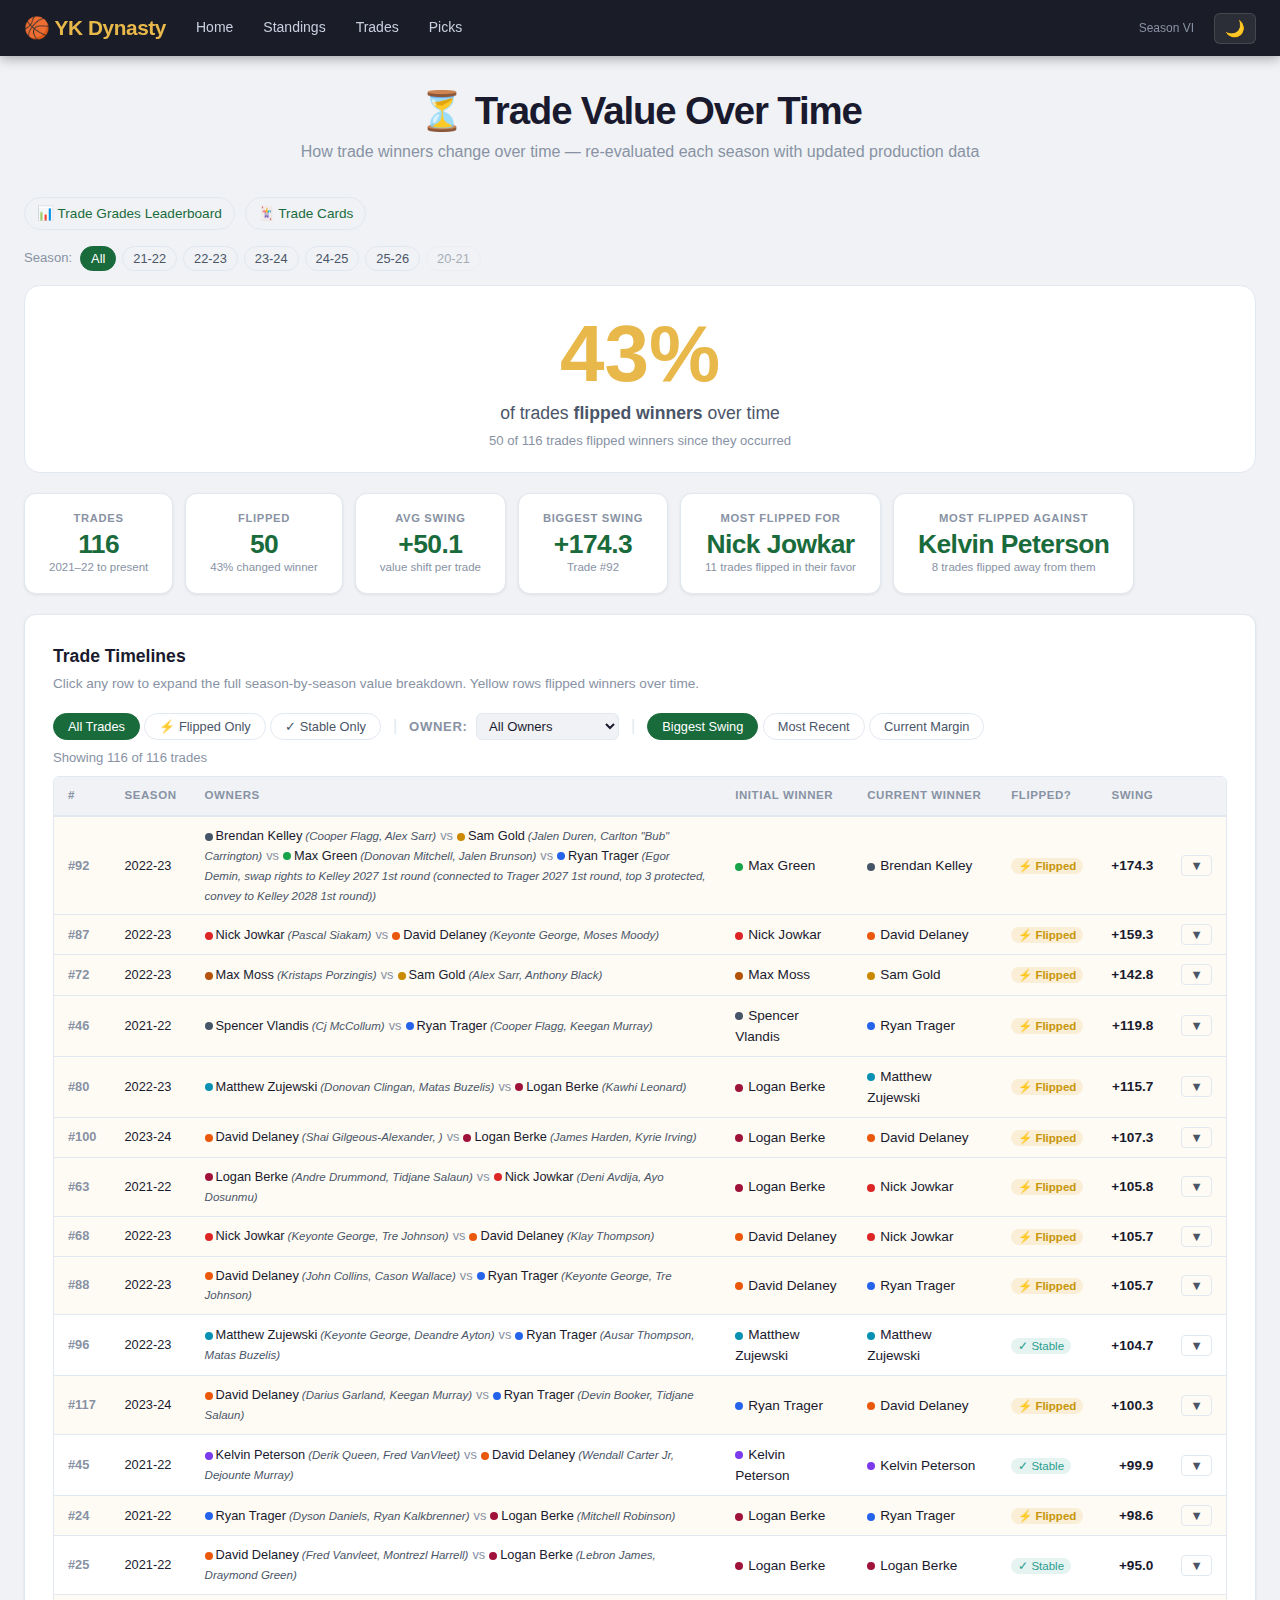
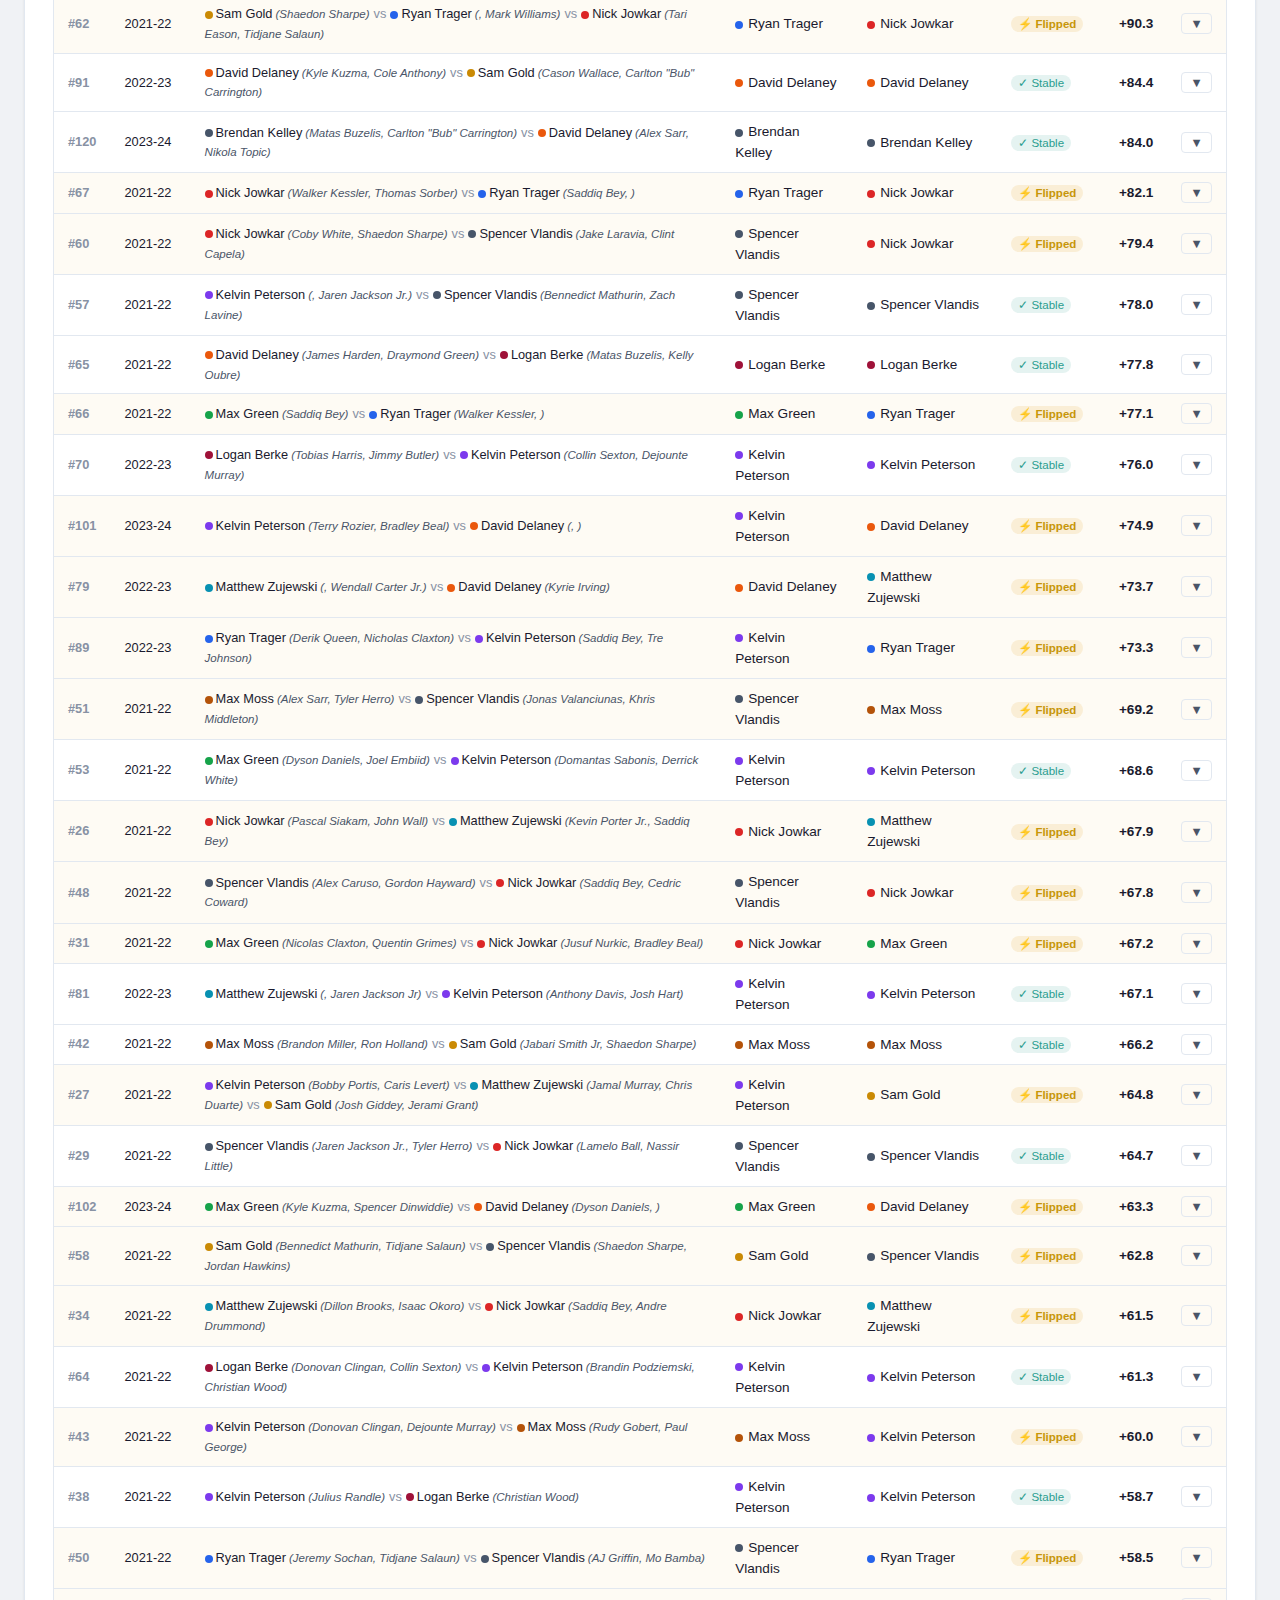
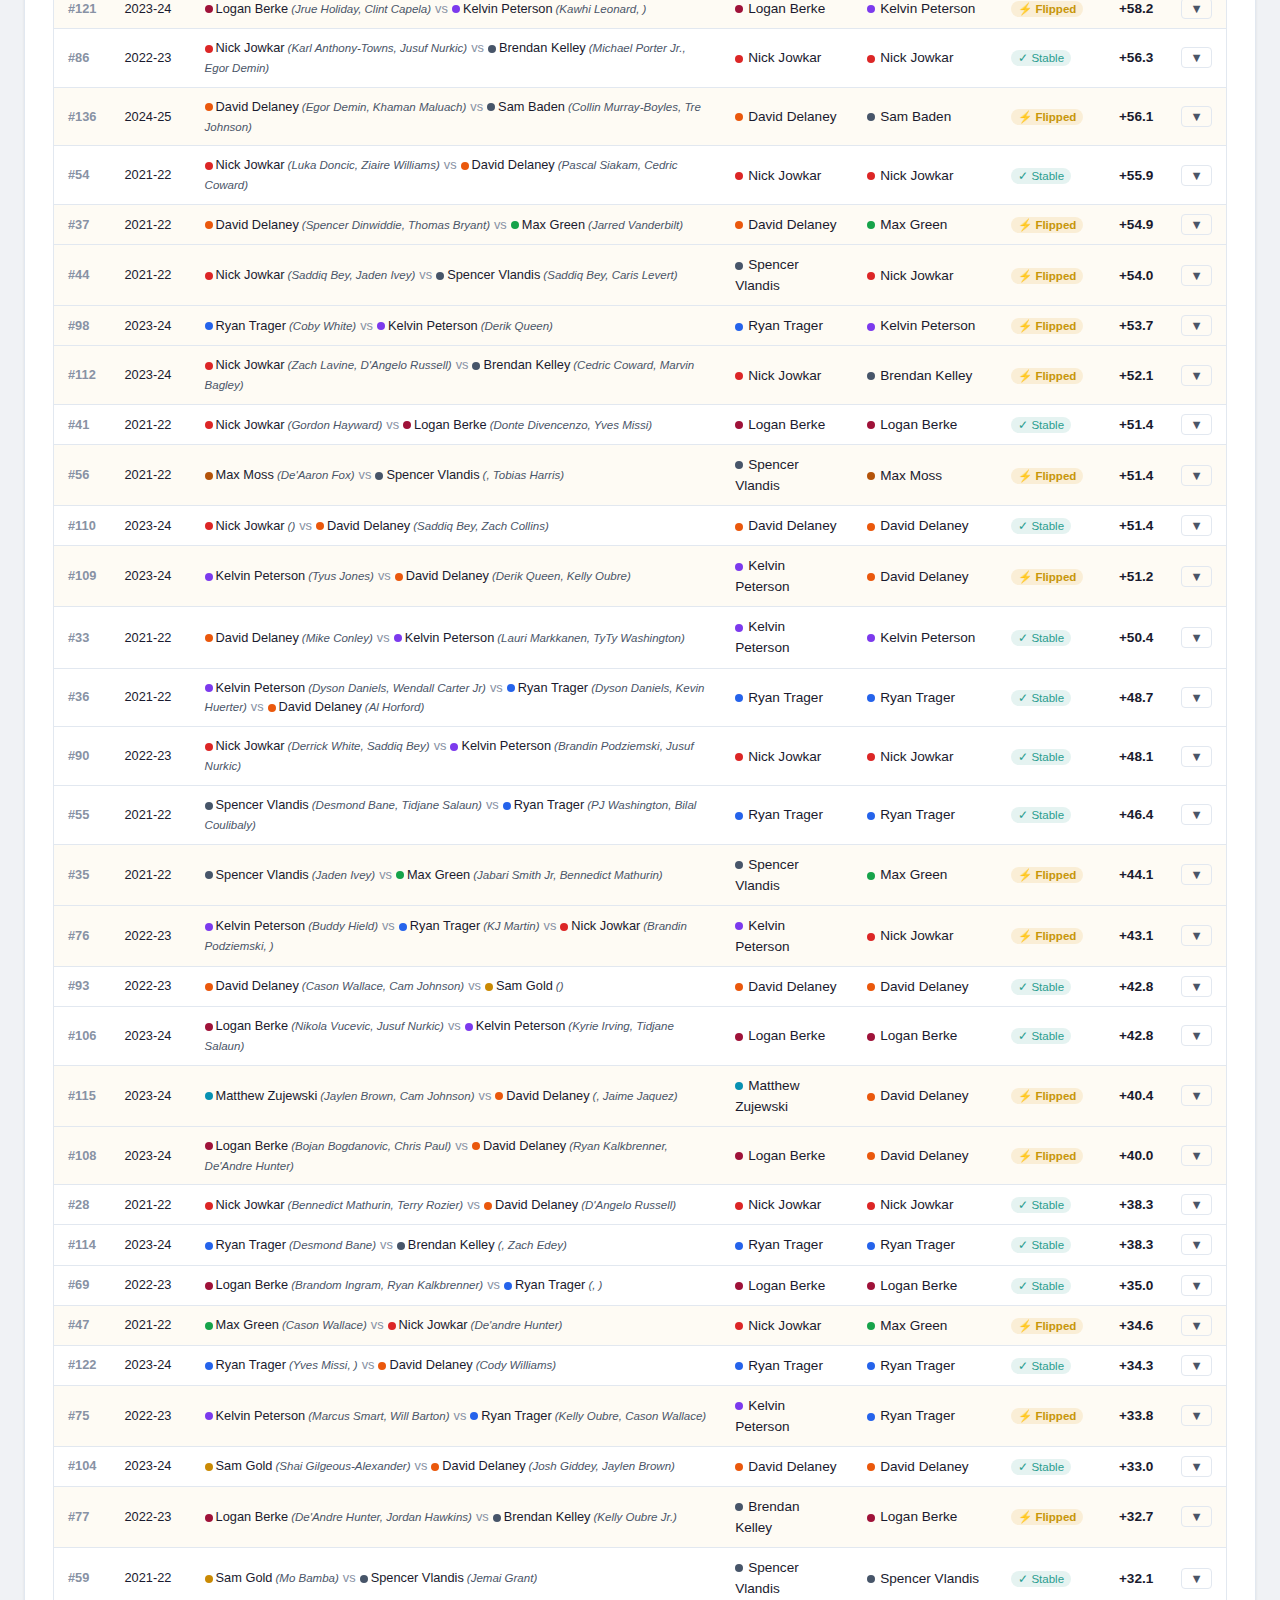
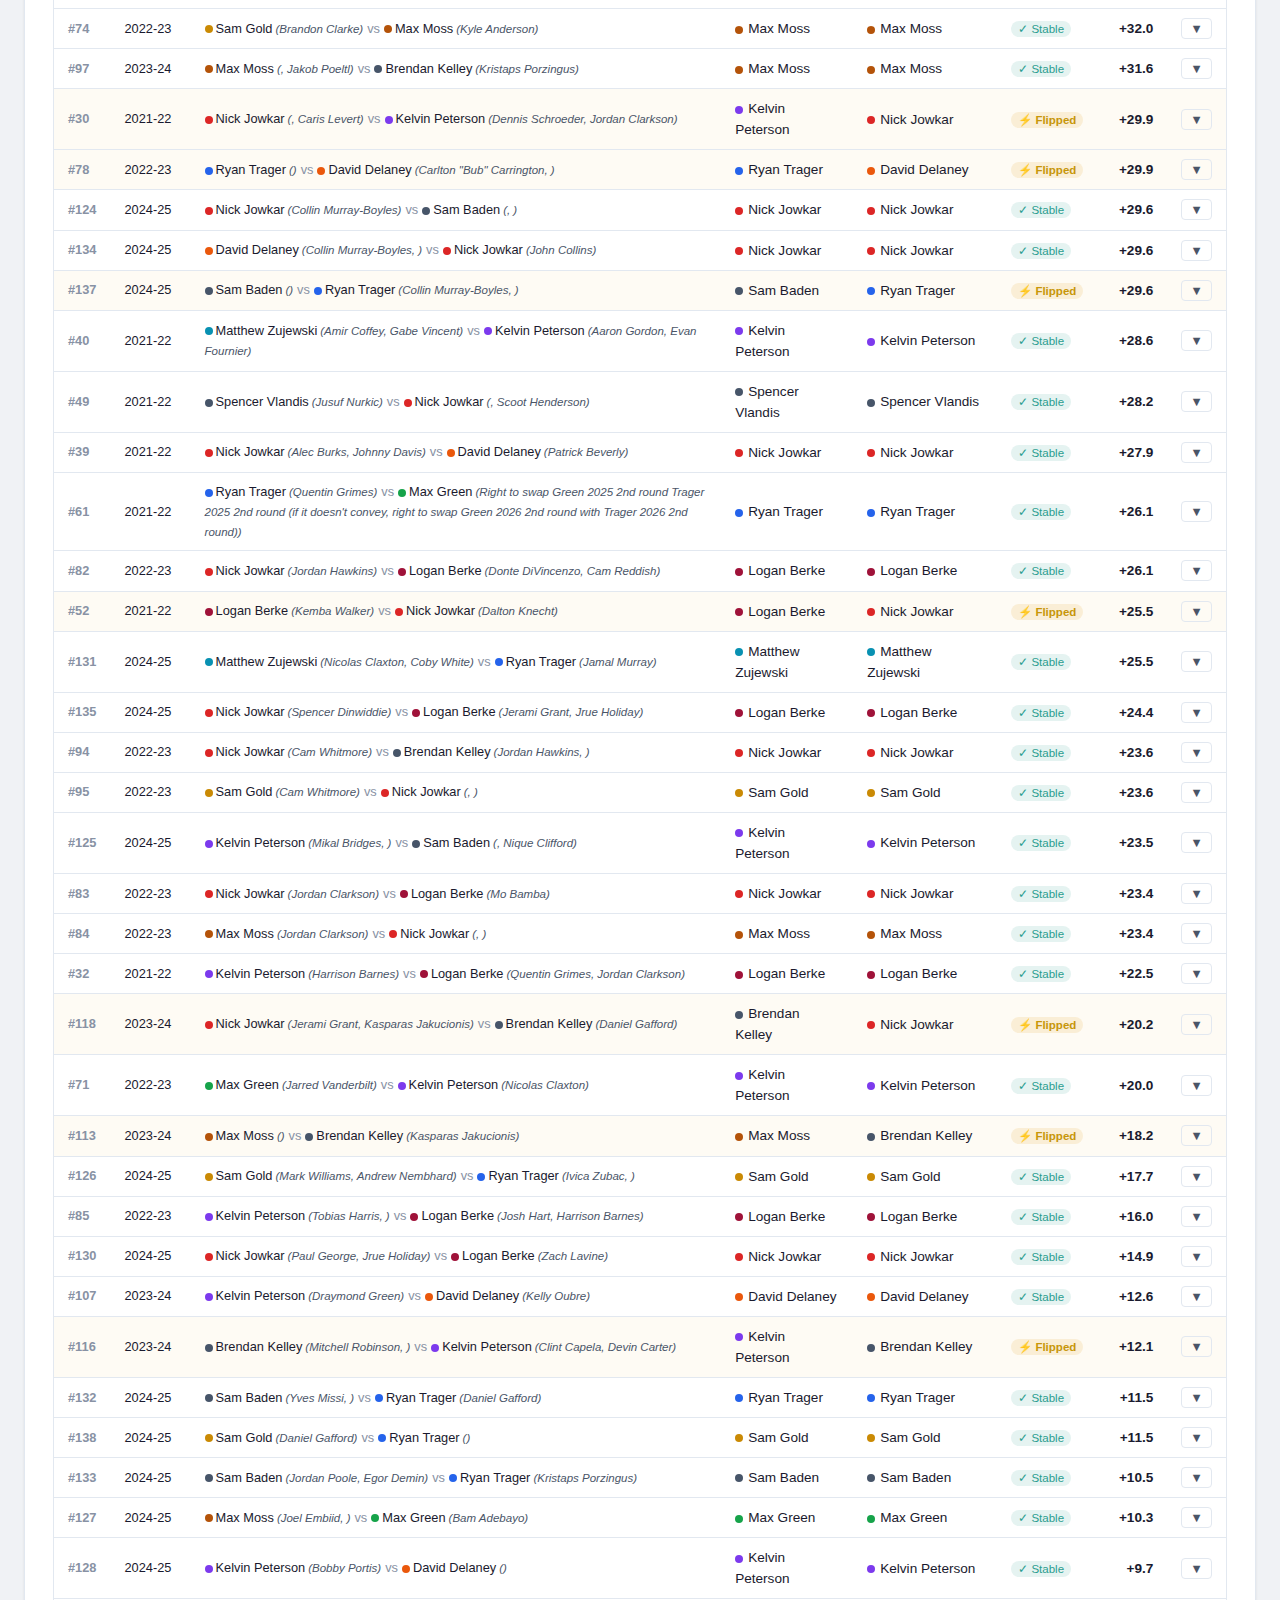
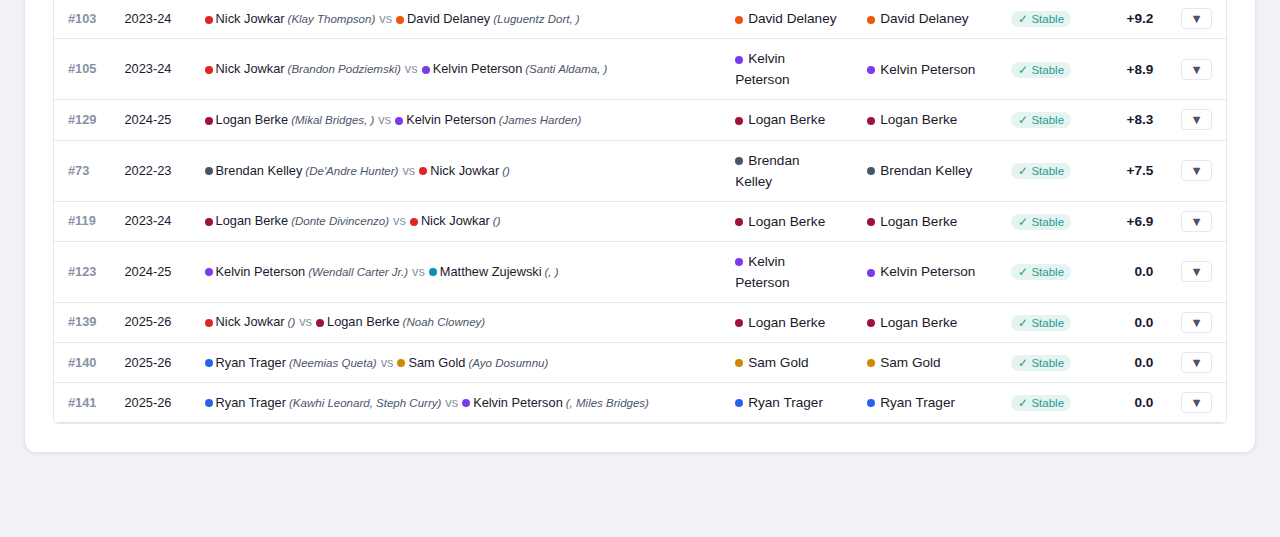
<file: docs/trade-value-over-time.html>
<!DOCTYPE html>
<html lang="en">
<head>
  <meta charset="UTF-8" />
  <meta name="viewport" content="width=device-width, initial-scale=1.0" />
  <title>Trade Value Over Time &mdash; YK Dynasty Basketball</title>
  <script>if(localStorage.getItem('yk_theme')==='dark')document.documentElement.classList.add('dark');</script>
  <link rel="stylesheet" href="css/style.css" />
  <style>
    .tvot-headline {
      text-align: center;
      padding: 28px 16px 20px;
      background: var(--bg-card);
      border-radius: var(--radius-lg);
      border: 1px solid var(--border);
      margin-bottom: 20px;
    }
    .tvot-headline .flip-number {
      font-size: clamp(2.8rem, 8vw, 5rem);
      font-weight: 900;
      color: var(--brand-gold);
      line-height: 1;
    }
    .tvot-headline .flip-label {
      font-size: 1.1rem;
      color: var(--text-secondary);
      margin-top: 6px;
    }
    .tvot-headline .flip-sub {
      font-size: 0.82rem;
      color: var(--text-muted);
      margin-top: 4px;
    }
    .badge-flipped {
      background: rgba(232,184,75,0.18);
      color: #c7960a;
      font-weight: 700;
      font-size: 0.72rem;
      padding: 2px 7px;
      border-radius: 99px;
      white-space: nowrap;
    }
    .badge-stable {
      background: rgba(42,157,143,0.12);
      color: var(--status-active);
      font-size: 0.72rem;
      padding: 2px 7px;
      border-radius: 99px;
      white-space: nowrap;
    }
    .badge-collusion {
      background: rgba(230,57,70,0.12);
      color: var(--status-ir);
      font-size: 0.72rem;
      padding: 2px 7px;
      border-radius: 99px;
      white-space: nowrap;
    }
    .expand-btn {
      background: none;
      border: 1px solid var(--border);
      border-radius: 4px;
      padding: 2px 8px;
      cursor: pointer;
      font-size: 0.8rem;
      color: var(--text-secondary);
      transition: var(--transition);
    }
    .expand-btn:hover { background: var(--bg-primary); }
    .tvot-detail-row { display: none; }
    .tvot-detail-row.open { display: table-row; }
    .tvot-detail-inner {
      padding: 12px 16px;
      background: var(--bg-primary);
      border-radius: var(--radius-sm);
    }
    .tvot-timeline-table {
      width: 100%;
      border-collapse: collapse;
      font-size: 0.82rem;
    }
    .tvot-timeline-table th {
      background: var(--bg-nav);
      color: var(--text-nav);
      padding: 5px 10px;
      text-align: center;
      font-weight: 600;
    }
    .tvot-timeline-table th:first-child { text-align: left; }
    .tvot-timeline-table td {
      padding: 5px 10px;
      text-align: center;
      border-bottom: 1px solid var(--border);
    }
    .tvot-timeline-table td:first-child { text-align: left; font-weight: 600; }
    .tvot-timeline-table .winner-cell {
      background: rgba(42,157,143,0.15);
      color: var(--brand-green);
      font-weight: 700;
    }
    .tvot-timeline-table .flip-cell {
      background: rgba(232,184,75,0.15);
      color: #9a6f00;
      font-weight: 700;
    }
    .tvot-owner-dot {
      display: inline-block;
      width: 9px; height: 9px;
      border-radius: 50%;
      margin-right: 5px;
      vertical-align: middle;
    }
    .cross-links {
      display: flex;
      gap: 10px;
      flex-wrap: wrap;
      margin-bottom: 16px;
      font-size: 0.85rem;
    }
    .cross-links a {
      color: var(--brand-green);
      text-decoration: none;
      padding: 5px 12px;
      border: 1px solid var(--border);
      border-radius: 99px;
      transition: var(--transition);
    }
    .cross-links a:hover { background: var(--bg-card); box-shadow: var(--shadow-sm); }
    .filter-sep { color: var(--border); margin: 0 4px; }
    #owner-select {
      padding: 4px 8px;
      border: 1px solid var(--border);
      border-radius: var(--radius-sm);
      background: var(--bg-input);
      color: var(--text-primary);
      font-size: 0.82rem;
    }
    .trade-owners-cell { font-size: 0.8rem; }
    .multi-badge { font-size: 0.68rem; color: var(--text-muted); margin-left: 4px; }

    /* Tooltip */
    [data-tooltip] { position: relative; cursor: help; }
    [data-tooltip]::after {
      content: attr(data-tooltip);
      position: absolute; bottom: calc(100% + 6px); left: 50%;
      transform: translateX(-50%);
      background: #1a1d27; color: #e8eaf6;
      font-size: 0.72rem; padding: 5px 10px; border-radius: 6px;
      white-space: normal; max-width: 220px; text-align: center;
      pointer-events: none; opacity: 0; transition: opacity 0.15s;
      z-index: 100; line-height: 1.4;
      box-shadow: 0 2px 8px rgba(0,0,0,0.3);
    }
    [data-tooltip]:hover::after { opacity: 1; }

    /* Color bar in expanded timeline */
    .tvot-colorbar { display:flex; height:48px; border-radius:5px; overflow:hidden; gap:2px; margin-bottom:8px; }
    .tvot-colorbar-seg {
      flex:1; display:flex; flex-direction:column; align-items:center; justify-content:center;
      font-weight:700; color:rgba(255,255,255,0.92); gap:1px;
    }
    .tvot-colorbar-seg.flip-point { box-shadow:inset 0 0 0 2px rgba(255,255,255,0.7); }
    .tvot-seg-year   { font-size:0.62rem; line-height:1; opacity:0.85; }
    .tvot-seg-margin { font-size:0.72rem; line-height:1; }
    .tvot-asset-preview { font-size:0.72rem; color:var(--text-secondary); font-style:italic; margin-left:3px; }

    /* Season filter bar */
    .season-filter-bar { display: flex; align-items: center; gap: 6px; flex-wrap: wrap; margin-bottom: 14px; }
    .season-filter-label { font-size: 0.82rem; color: var(--text-muted); margin-right: 2px; }
    .sfb-btn {
      padding: 4px 10px; border: 1px solid var(--border); border-radius: 99px;
      background: var(--bg-input); color: var(--text-secondary); font-size: 0.8rem;
      cursor: pointer; transition: var(--transition);
    }
    .sfb-btn.active { background: var(--brand-green); color: #fff; border-color: var(--brand-green); }
    .sfb-btn.sfb-disabled { opacity: 0.45; cursor: not-allowed; }
    .sfb-btn:hover:not(.sfb-disabled):not(.active) { background: var(--bg-card); }
  </style>
</head>
<body>
  <script src="js/nav.js"></script>

  <main class="page-container">
    <header class="page-header">
      <h1>&#x23F3; Trade Value Over Time</h1>
      <p class="subtitle">How trade winners change over time &mdash; re-evaluated each season with updated production data</p>
    </header>

    <!-- Cross-links -->
    <div class="cross-links">
      <a href="trade-leaderboard.html">&#x1F4CA; Trade Grades Leaderboard</a>
      <a href="trade-cards.html">&#x1F0CF; Trade Cards</a>
    </div>


    <!-- Season filter bar -->
    <div id="season-filter-bar"></div>

    <!-- Headline Stat -->
    <div class="tvot-headline">
      <div class="flip-number" id="flip-pct-big">—%</div>
      <div class="flip-label">of trades <strong>flipped winners</strong> over time</div>
      <div class="flip-sub" id="flip-sub-text">Loading…</div>
    </div>

    <!-- Summary Stat Cards -->
    <div class="stat-row" id="summary-cards" style="display:flex;gap:12px;flex-wrap:wrap;margin-bottom:20px"></div>

    <!-- Trade Timeline Table -->
    <div class="chart-section">
      <h2>Trade Timelines</h2>
      <p class="chart-description">Click any row to expand the full season-by-season value breakdown. Yellow rows flipped winners over time.</p>

      <div class="filter-bar" style="flex-wrap:wrap;gap:8px;align-items:center">
        <div>
          <button class="filter-btn active" data-flip="all">All Trades</button>
          <button class="filter-btn" data-flip="flipped">&#x26A1; Flipped Only</button>
          <button class="filter-btn" data-flip="stable">&#x2713; Stable Only</button>
        </div>
        <span class="filter-sep">|</span>
        <div>
          <label style="font-size:0.82rem;color:var(--text-muted)">Owner:</label>
          <select id="owner-select"><option value="">All Owners</option></select>
        </div>
        <span class="filter-sep">|</span>
        <div>
          <button class="filter-btn active" data-sortby="swing">Biggest Swing</button>
          <button class="filter-btn" data-sortby="recent">Most Recent</button>
          <button class="filter-btn" data-sortby="margin">Current Margin</button>
        </div>
      </div>

      <p id="tvot-count" style="font-size:0.82rem;color:var(--text-muted);margin:6px 0 8px"></p>

      <div class="data-table-wrapper">
        <table class="data-table" id="tvot-table">
          <thead>
            <tr>
              <th style="width:46px">#</th>
              <th>Season</th>
              <th>Owners</th>
              <th>Initial Winner</th>
              <th>Current Winner</th>
              <th>Flipped?</th>
              <th style="text-align:right">Swing</th>
              <th style="width:54px"></th>
            </tr>
          </thead>
          <tbody id="tvot-tbody">
            <tr><td colspan="8" class="text-center text-muted" style="padding:24px">Loading&hellip;</td></tr>
          </tbody>
        </table>
      </div>
    </div>
  </main>

  <script src="js/core.js"></script>
  <script src="js/dashboards/tvot.js"></script>
</body>
</html>
</file>
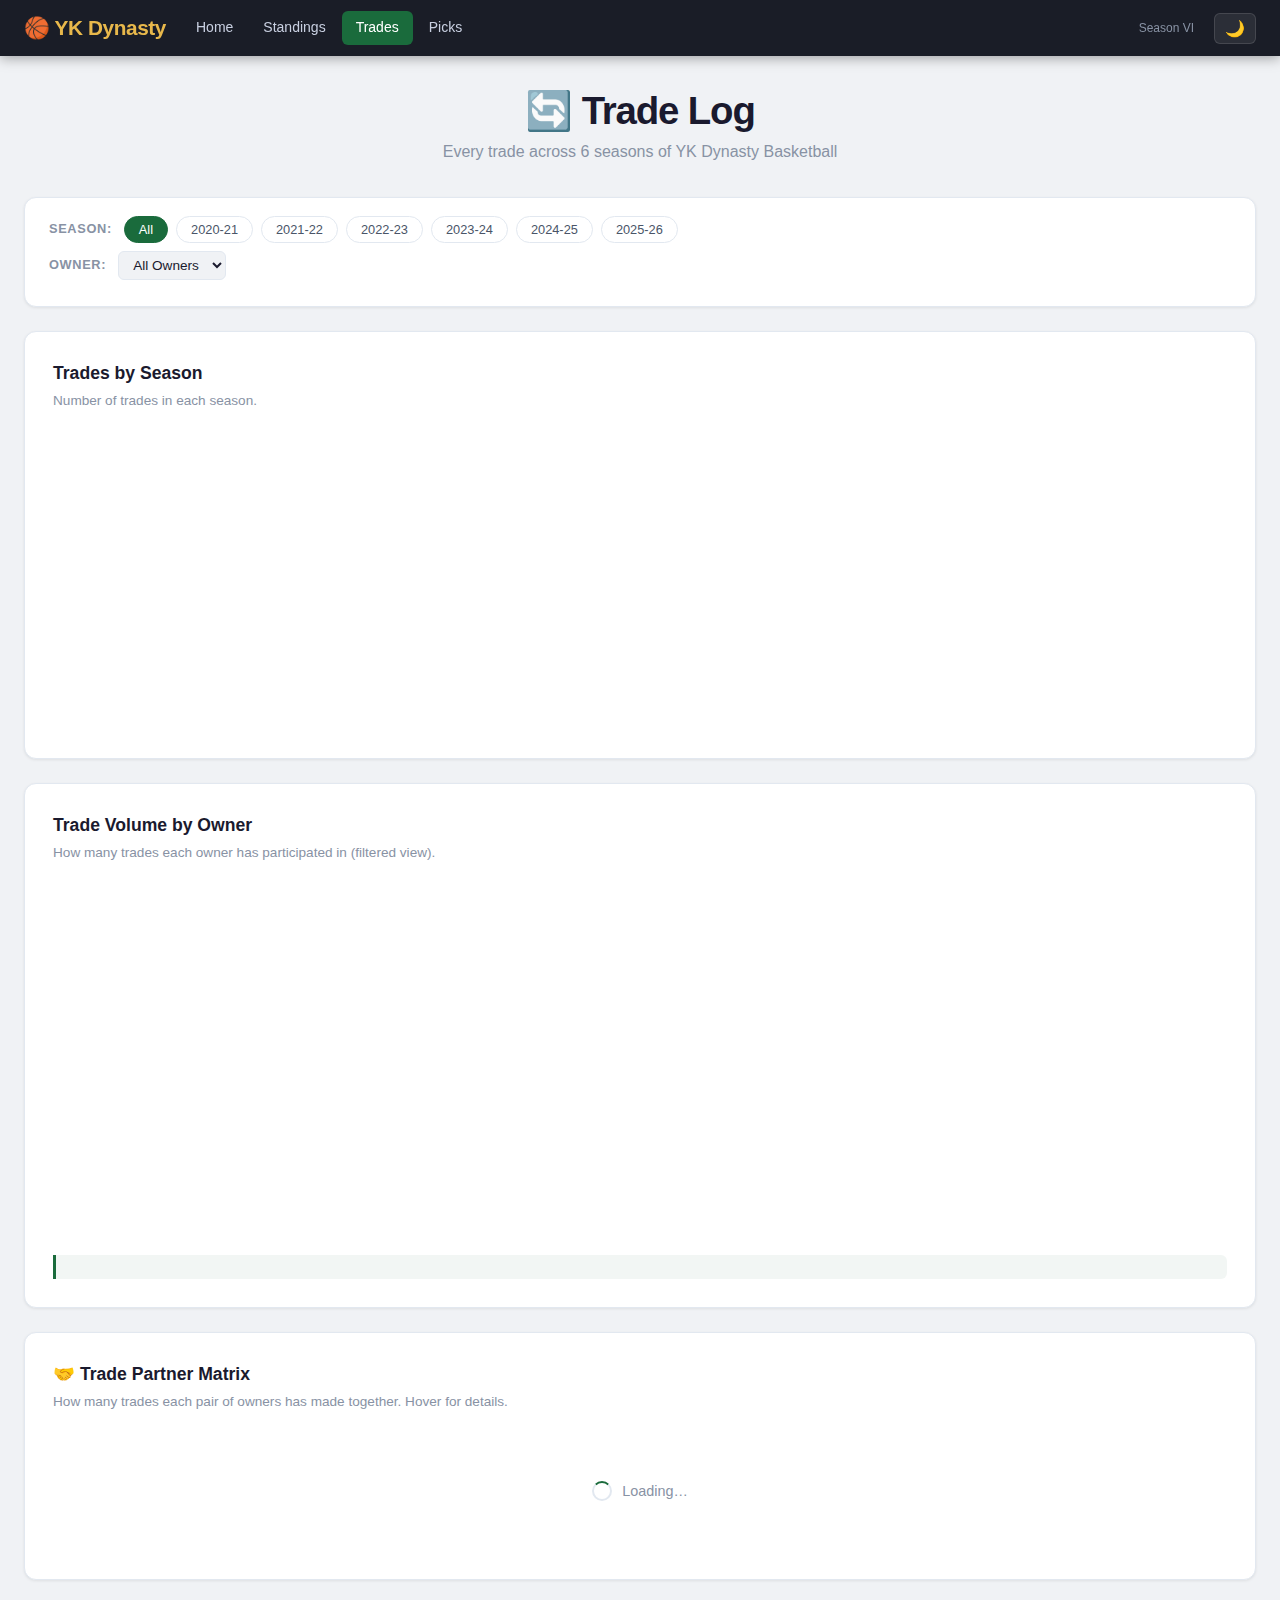
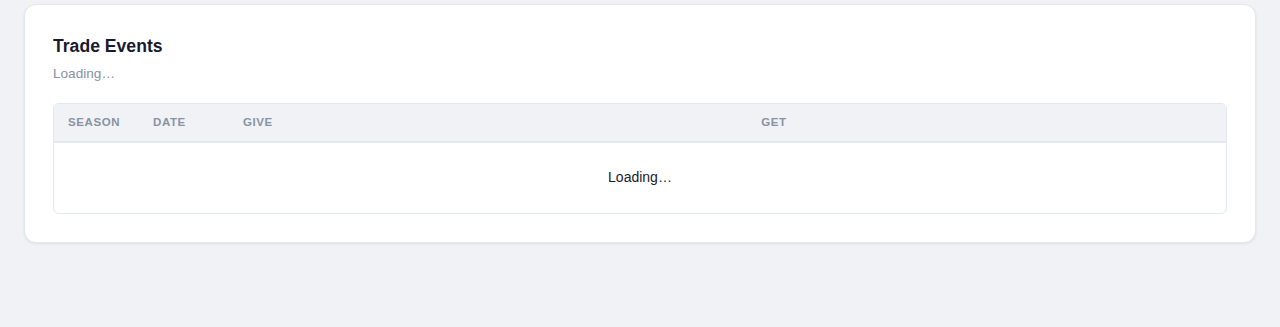
<file: docs/trade.html>
<!DOCTYPE html>
<html lang="en">
<head>
  <meta charset="UTF-8" />
  <meta name="viewport" content="width=device-width, initial-scale=1.0" />
  <title>Trade Log &mdash; YK Dynasty Basketball</title>
  <script>if(localStorage.getItem('yk_theme')==='dark')document.documentElement.classList.add('dark');</script>
  <link rel="stylesheet" href="css/style.css" />
  <script src="js/chart.umd.min.js"></script>
  <script src="js/chartjs-fix.js"></script>
</head>
<body>
  <script src="js/nav.js"></script>

  <main class="page-container">
    <header class="page-header">
      <h1>&#x1F504; Trade Log</h1>
      <p class="subtitle" id="trade-subtitle">Loading&hellip;</p>
    </header>

    <!-- Filter Bar -->
    <div class="chart-section" style="padding:18px 24px">
      <div class="filter-bar" id="season-filter-bar">
        <label>Season:</label>
      </div>
      <div class="filter-bar" style="margin-top:8px" id="owner-filter-bar">
        <label>Owner:</label>
        <select class="filter-select" id="owner-filter">
          <option value="all">All Owners</option>
        </select>
      </div>
    </div>

    <!-- Trades by Season Chart -->
    <div class="chart-section">
      <h2>Trades by Season</h2>
      <p class="chart-description">Number of trades in each season.</p>
      <div class="chart-wrapper" style="height:300px">
        <canvas id="chart-trades-by-season"></canvas>
      </div>
    </div>

    <!-- Trade Volume by Owner Chart -->
    <div class="chart-section">
      <h2>Trade Volume by Owner</h2>
      <p class="chart-description">How many trades each owner has participated in (filtered view).</p>
      <div class="chart-wrapper" style="height:360px">
        <canvas id="chart-trade-volume"></canvas>
      </div>
      <p class="chart-insight" id="insight-volume"></p>
    </div>

    <!-- Trade Partner Matrix -->
    <div class="chart-section">
      <h2>&#x1F91D; Trade Partner Matrix</h2>
      <p class="chart-description">How many trades each pair of owners has made together. Hover for details.</p>
      <div class="data-table-wrapper" style="border:none">
        <div id="matrix-container">
          <div class="loading-spinner"><div class="spinner"></div> Loading&hellip;</div>
        </div>
      </div>
    </div>

    <!-- Trade Events List -->
    <div class="chart-section">
      <h2>Trade Events</h2>
      <p class="chart-description">
        <span id="trade-count">Loading&hellip;</span>
      </p>
      <div class="data-table-wrapper">
        <table class="data-table" id="trade-table">
          <thead>
            <tr>
              <th style="width:85px" data-sort="season">Season</th>
              <th style="width:90px" data-sort="date">Date</th>
              <th>Give</th>
              <th>Get</th>
            </tr>
          </thead>
          <tbody id="trade-tbody">
            <tr><td colspan="4" class="text-center text-muted" style="padding:24px">Loading&hellip;</td></tr>
          </tbody>
        </table>
      </div>
    </div>
  </main>

  <!-- Matrix Tooltip -->
  <div class="matrix-tooltip" id="matrix-tooltip">
    <div class="tooltip-title"></div>
    <div class="tooltip-body"></div>
  </div>

  <script src="js/charts.js"></script>
  <script>
    (async function () {
      const YK = window.YK;
      YK.applyChartDefaults();

      let trades;
      try {
        trades = await YK.loadJSON('data/trades.json');
      } catch (e) {
        console.error('Failed to load trades:', e);
        return;
      }

      // Dynamic subtitle
      var allSeasons = [];
      var seasonSet = {};
      trades.forEach(function(t) {
        if (!seasonSet[t.season]) { seasonSet[t.season] = true; allSeasons.push(t.season); }
      });
      allSeasons.sort();
      document.getElementById('trade-subtitle').innerHTML =
        'Every trade across ' + allSeasons.length + ' seasons of YK Dynasty Basketball';

      var activeSeason = 'all';
      var activeOwner = 'all';

      // Build season filter buttons
      var filterBar = document.getElementById('season-filter-bar');
      var allBtn = document.createElement('button');
      allBtn.className = 'filter-btn active';
      allBtn.textContent = 'All';
      allBtn.addEventListener('click', function() {
        activeSeason = 'all';
        filterBar.querySelectorAll('.filter-btn').forEach(function(b) { b.classList.remove('active'); });
        allBtn.classList.add('active');
        render();
      });
      filterBar.appendChild(allBtn);

      allSeasons.forEach(function(s) {
        var btn = document.createElement('button');
        btn.className = 'filter-btn';
        btn.textContent = s;
        btn.addEventListener('click', function() {
          activeSeason = s;
          filterBar.querySelectorAll('.filter-btn').forEach(function(b) { b.classList.remove('active'); });
          btn.classList.add('active');
          render();
        });
        filterBar.appendChild(btn);
      });

      // Build owner filter dropdown
      var ownerSelect = document.getElementById('owner-filter');
      YK.OWNERS_ALPHA.forEach(function(owner) {
        var opt = document.createElement('option');
        opt.value = owner;
        opt.textContent = YK.ownerDisplayName(owner);
        ownerSelect.appendChild(opt);
      });
      ownerSelect.addEventListener('change', function() {
        activeOwner = ownerSelect.value;
        render();
      });

      // Parse canonical owner from trade string: "ABBREV Player Name"
      function parseOwner(str) {
        var parts = str.trim().split(/\s+/);
        return YK.resolveOwner(parts[0]);
      }

      // Get asset name without abbreviation prefix
      function parseAsset(str) {
        var parts = str.trim().split(/\s+/);
        return parts.slice(1).join(' ');
      }

      // Get filtered trades
      function getFilteredTrades() {
        var filtered = trades;
        if (activeSeason !== 'all') {
          filtered = filtered.filter(function(t) { return t.season === activeSeason; });
        }
        if (activeOwner !== 'all') {
          filtered = filtered.filter(function(t) {
            var involved = false;
            (t.give || []).concat(t.get || []).forEach(function(item) {
              if (parseOwner(item) === activeOwner) involved = true;
            });
            return involved;
          });
        }
        return filtered;
      }

      // Find all owners involved in a trade
      function tradeOwners(trade) {
        var owners = new Set();
        (trade.give || []).concat(trade.get || []).forEach(function(item) {
          var o = parseOwner(item);
          if (o && YK.OWNERS_ALPHA.includes(o)) owners.add(o);
        });
        return Array.from(owners);
      }

      // Count trades per canonical owner
      function countByOwner(filtered) {
        var counts = {};
        filtered.forEach(function(trade) {
          var owners = new Set();
          (trade.give || []).concat(trade.get || []).forEach(function(item) {
            var owner = parseOwner(item);
            if (owner && YK.OWNERS_ALPHA.includes(owner)) owners.add(owner);
          });
          owners.forEach(function(o) { counts[o] = (counts[o] || 0) + 1; });
        });
        return counts;
      }

      var volumeChart = null;
      var seasonChart = null;

      // --- Trades by Season chart (always shows full data) ---
      function renderSeasonChart() {
        var seasonCounts = {};
        allSeasons.forEach(function(s) { seasonCounts[s] = 0; });
        trades.forEach(function(t) { seasonCounts[t.season] = (seasonCounts[t.season] || 0) + 1; });

        var labels = allSeasons;
        var data = allSeasons.map(function(s) { return seasonCounts[s]; });

        if (seasonChart) seasonChart.destroy();
        seasonChart = new Chart(document.getElementById('chart-trades-by-season').getContext('2d'), {
          type: 'bar',
          data: {
            labels: labels,
            datasets: [{
              data: data,
              backgroundColor: 'rgba(26,107,60,0.7)',
              borderColor: 'var(--brand-green)',
              borderWidth: 1,
              borderRadius: 4,
            }],
          },
          options: YK.barOptions({ yLabel: 'Trades' }),
        });
      }

      function render() {
        var filtered = getFilteredTrades();

        // Trade count label
        document.getElementById('trade-count').textContent =
          filtered.length + ' trade' + (filtered.length !== 1 ? 's' : '') +
          (activeSeason !== 'all' ? ' in ' + activeSeason : ' across all seasons') +
          (activeOwner !== 'all' ? ' involving ' + YK.ownerDisplayName(activeOwner) : '');

        // Render trade table
        var tbody = document.getElementById('trade-tbody');
        if (filtered.length === 0) {
          tbody.innerHTML = '<tr><td colspan="4" class="text-center text-muted" style="padding:24px">No trades found</td></tr>';
        } else {
          tbody.innerHTML = filtered.map(function(trade) {
            var giveStr = (trade.give || []).map(function(g) {
              var owner = parseOwner(g);
              var color = YK.ownerColor(owner);
              var lastName = (YK.ownerDisplayName(owner) || '').split(' ').pop();
              var asset = parseAsset(g);
              return '<div style="margin-bottom:2px">' +
                '<span style="display:inline-block;width:6px;height:6px;border-radius:50%;background:' + color + ';margin-right:4px;vertical-align:middle"></span>' +
                '<span style="color:var(--text-muted);font-weight:600;font-size:0.75rem">' + escapeHtml(lastName) + '</span> ' +
                escapeHtml(asset) +
              '</div>';
            }).join('');
            var getStr = (trade.get || []).map(function(g) {
              var owner = parseOwner(g);
              var color = YK.ownerColor(owner);
              var lastName = (YK.ownerDisplayName(owner) || '').split(' ').pop();
              var asset = parseAsset(g);
              return '<div style="margin-bottom:2px">' +
                '<span style="display:inline-block;width:6px;height:6px;border-radius:50%;background:' + color + ';margin-right:4px;vertical-align:middle"></span>' +
                '<span style="color:var(--text-muted);font-weight:600;font-size:0.75rem">' + escapeHtml(lastName) + '</span> ' +
                escapeHtml(asset) +
              '</div>';
            }).join('');
            return '<tr data-season="' + trade.season + '" data-date="' + (trade.date || '') + '">' +
              '<td><strong>' + trade.season + '</strong></td>' +
              '<td style="white-space:nowrap;color:var(--text-muted);font-size:0.8rem">' + (trade.date || '&mdash;') + '</td>' +
              '<td style="font-size:0.82rem">' + giveStr + '</td>' +
              '<td style="font-size:0.82rem">' + getStr + '</td>' +
            '</tr>';
          }).join('');
        }

        // Render volume bar chart — use display names
        var counts = countByOwner(filtered);
        var sortedOwners = Object.keys(counts).sort(function(a, b) { return counts[b] - counts[a]; });
        var labels = sortedOwners.map(function(o) { return YK.ownerDisplayName(o); });
        var data = sortedOwners.map(function(o) { return counts[o]; });
        var colors = sortedOwners.map(function(o) { return YK.ownerColor(o); });

        if (volumeChart) volumeChart.destroy();

        volumeChart = new Chart(document.getElementById('chart-trade-volume').getContext('2d'), {
          type: 'bar',
          data: {
            labels: labels,
            datasets: [{
              data: data,
              backgroundColor: colors,
              borderColor: colors,
              borderWidth: 1,
              borderRadius: 4,
            }],
          },
          options: {
            ...YK.barOptions({ yLabel: 'Number of Trades' }),
            scales: {
              ...YK.barOptions({ yLabel: 'Number of Trades' }).scales,
              x: {
                ...YK.barOptions({}).scales.x,
                ticks: { maxRotation: 45, font: { size: 10 } },
              },
            },
          },
        });

        // Insight
        if (sortedOwners.length > 0) {
          var topOwner = sortedOwners[0];
          document.getElementById('insight-volume').innerHTML =
            '<strong>' + YK.ownerDisplayName(topOwner) + '</strong> leads with <strong>' + counts[topOwner] + '</strong> trade participations' +
            (activeSeason !== 'all' ? ' in ' + activeSeason : ' across all seasons') + '.';
        }

        // Render trade partner matrix
        renderMatrix(filtered);
      }

      // --- Trade Partner Matrix ---
      function renderMatrix(filtered) {
        var owners = YK.OWNERS_ALPHA.slice();
        // Build matrix: matrix[a][b] = [trade objects]
        var matrix = {};
        owners.forEach(function(a) {
          matrix[a] = {};
          owners.forEach(function(b) { matrix[a][b] = []; });
        });

        filtered.forEach(function(trade) {
          var involved = tradeOwners(trade);
          // For each pair
          for (var i = 0; i < involved.length; i++) {
            for (var j = i + 1; j < involved.length; j++) {
              matrix[involved[i]][involved[j]].push(trade);
              matrix[involved[j]][involved[i]].push(trade);
            }
          }
        });

        // Find max for "hot" threshold
        var maxCount = 0;
        owners.forEach(function(a) {
          owners.forEach(function(b) {
            if (a !== b && matrix[a][b].length > maxCount) maxCount = matrix[a][b].length;
          });
        });
        var hotThreshold = Math.max(3, Math.ceil(maxCount * 0.6));

        var container = document.getElementById('matrix-container');
        var cols = owners.length + 1;
        var html = '<div class="trade-matrix" style="grid-template-columns: 110px repeat(' + owners.length + ', 1fr);">';

        // Header row
        html += '<div class="trade-matrix-cell header"></div>';
        owners.forEach(function(o) {
          var last = YK.ownerDisplayName(o).split(' ').pop();
          html += '<div class="trade-matrix-cell header">' + last + '</div>';
        });

        // Data rows
        owners.forEach(function(rowOwner) {
          var last = YK.ownerDisplayName(rowOwner).split(' ').pop();
          var color = YK.ownerColor(rowOwner);
          html += '<div class="trade-matrix-cell row-label">' +
            '<span style="display:inline-block;width:8px;height:8px;border-radius:50%;background:' + color + ';margin-right:4px;vertical-align:middle"></span>' +
            last + '</div>';

          owners.forEach(function(colOwner) {
            if (rowOwner === colOwner) {
              html += '<div class="trade-matrix-cell diagonal">&mdash;</div>';
            } else {
              var count = matrix[rowOwner][colOwner].length;
              if (count === 0) {
                html += '<div class="trade-matrix-cell empty">0</div>';
              } else {
                var cls = count >= hotThreshold ? 'has-trades hot' : 'has-trades';
                html += '<div class="trade-matrix-cell ' + cls + '" data-row="' + rowOwner + '" data-col="' + colOwner + '" data-count="' + count + '">' + count + '</div>';
              }
            }
          });
        });

        html += '</div>';
        container.innerHTML = html;

        // Tooltip hover handlers
        var tooltip = document.getElementById('matrix-tooltip');
        container.querySelectorAll('.trade-matrix-cell.has-trades').forEach(function(cell) {
          cell.addEventListener('mouseenter', function(e) {
            var row = cell.dataset.row;
            var col = cell.dataset.col;
            var tradeList = matrix[row][col];
            var titleHtml = YK.ownerDisplayName(row) + ' &harr; ' + YK.ownerDisplayName(col) + ' (' + tradeList.length + ' trade' + (tradeList.length !== 1 ? 's' : '') + ')';
            var bodyHtml = tradeList.slice(0, 5).map(function(t) {
              return '<div class="tooltip-item">' + t.season + (t.date ? ' (' + t.date + ')' : '') + '</div>';
            }).join('');
            if (tradeList.length > 5) bodyHtml += '<div class="tooltip-item" style="color:var(--text-muted)">...and ' + (tradeList.length - 5) + ' more</div>';

            tooltip.querySelector('.tooltip-title').innerHTML = titleHtml;
            tooltip.querySelector('.tooltip-body').innerHTML = bodyHtml;
            tooltip.classList.add('visible');

            var rect = cell.getBoundingClientRect();
            tooltip.style.left = Math.min(rect.left, window.innerWidth - 340) + 'px';
            tooltip.style.top = (rect.bottom + 8) + 'px';
          });
          cell.addEventListener('mouseleave', function() {
            tooltip.classList.remove('visible');
          });
        });
      }

      function escapeHtml(str) {
        var div = document.createElement('div');
        div.textContent = str;
        return div.innerHTML;
      }

      renderSeasonChart();
      render();
      YK.makeSortable(document.getElementById('trade-table'));
    })();
  </script>
</body>
</html>
</file>
<file: docs/css/style.css>
/* ============================================================
   YK Dynasty Basketball — Dashboard Styles
   Adapted from Ducks on the Pond Dynasty
   ============================================================ */

/* --- CSS Custom Properties ---------------------------------- */
:root {
  --brand-green:   #1a6b3c;
  --brand-gold:    #e8b84b;
  --brand-duck:    #f4a100;

  --bg-primary:    #f0f2f5;
  --bg-card:       #ffffff;
  --bg-card-hover: #f8faff;
  --bg-nav:        #1a1d27;
  --bg-input:      #f0f2f5;

  --text-primary:  #1a1a2e;
  --text-secondary:#4a5568;
  --text-muted:    #8892a4;
  --text-nav:      #c8cfe0;
  --text-nav-active: #ffffff;

  --border:        #e2e8f0;
  --border-strong: #cbd5e1;
  --shadow-sm:     0 1px 3px rgba(0,0,0,0.08);
  --shadow-md:     0 2px 8px rgba(0,0,0,0.10);
  --shadow-lg:     0 8px 24px rgba(0,0,0,0.14);
  --radius-sm:     6px;
  --radius-md:     12px;
  --radius-lg:     16px;

  --kept:    #4e9af1;
  --claimed: #f4a261;
  --traded:  #e76f51;
  --drafted: #2a9d8f;

  --status-active:  #2a9d8f;
  --status-ir:      #e63946;
  --status-minors:  #457b9d;
  --status-reserve: #f4a261;

  --nav-height: 56px;
  --content-max-width: 1400px;
  --transition: 0.18s ease;
}

html.dark {
  --bg-primary:    #0f1117;
  --bg-card:       #1a1d27;
  --bg-card-hover: #22263a;
  --bg-input:      #22263a;
  --text-primary:  #e8eaf6;
  --text-secondary:#a0aec0;
  --text-muted:    #6b7699;
  --border:        #2e3250;
  --border-strong: #3d4468;
  --shadow-sm:     0 1px 3px rgba(0,0,0,0.3);
  --shadow-md:     0 2px 8px rgba(0,0,0,0.4);
  --shadow-lg:     0 8px 24px rgba(0,0,0,0.5);
}

/* --- Base Reset -------------------------------------------- */
*, *::before, *::after { box-sizing: border-box; margin: 0; padding: 0; }

html { font-size: 16px; scroll-behavior: smooth; }

body {
  font-family: -apple-system, BlinkMacSystemFont, 'Segoe UI', 'Inter', sans-serif;
  background: var(--bg-primary);
  color: var(--text-primary);
  line-height: 1.55;
  padding-top: var(--nav-height);
  transition: background var(--transition), color var(--transition);
}

a { color: var(--brand-green); text-decoration: none; }
a:hover { text-decoration: underline; }

img { max-width: 100%; display: block; }

/* --- Navigation Bar ---------------------------------------- */
#dotp-nav {
  position: fixed;
  top: 0; left: 0; right: 0;
  height: var(--nav-height);
  background: var(--bg-nav);
  display: flex;
  align-items: center;
  padding: 0 24px;
  gap: 8px;
  z-index: 1000;
  box-shadow: 0 2px 12px rgba(0,0,0,0.35);
}

.nav-logo {
  font-size: 1.3rem;
  font-weight: 800;
  color: var(--brand-gold);
  letter-spacing: -0.02em;
  text-decoration: none;
  margin-right: 8px;
  white-space: nowrap;
}
.nav-logo:hover { text-decoration: none; opacity: 0.9; }

.nav-links {
  display: flex;
  gap: 2px;
  flex: 1;
}

.nav-link {
  color: var(--text-nav);
  font-size: 0.875rem;
  font-weight: 500;
  padding: 6px 14px;
  border-radius: var(--radius-sm);
  text-decoration: none;
  transition: background var(--transition), color var(--transition);
}
.nav-link:hover {
  background: rgba(255,255,255,0.08);
  color: #fff;
  text-decoration: none;
}
.nav-link.nav-active {
  background: var(--brand-green);
  color: var(--text-nav-active);
}

.nav-spacer { flex: 1; }

.nav-meta {
  font-size: 0.75rem;
  color: var(--text-muted);
  margin-right: 12px;
  white-space: nowrap;
}

#dark-mode-toggle {
  background: rgba(255,255,255,0.08);
  border: 1px solid rgba(255,255,255,0.12);
  color: var(--text-nav);
  padding: 5px 10px;
  border-radius: var(--radius-sm);
  cursor: pointer;
  font-size: 1rem;
  transition: background var(--transition);
}
#dark-mode-toggle:hover { background: rgba(255,255,255,0.16); }

/* --- Page Layout ------------------------------------------- */
.page-container {
  max-width: var(--content-max-width);
  margin: 0 auto;
  padding: 32px 24px 60px;
}

.page-header {
  text-align: center;
  margin-bottom: 32px;
}
.page-header h1 {
  font-size: clamp(1.6rem, 4vw, 2.4rem);
  font-weight: 800;
  color: var(--text-primary);
  letter-spacing: -0.03em;
  line-height: 1.2;
}
.page-header .subtitle {
  font-size: 1rem;
  color: var(--text-muted);
  margin-top: 6px;
}

/* --- Stat Bar ---------------------------------------------- */
.stat-bar {
  display: flex;
  flex-wrap: wrap;
  gap: 14px;
  justify-content: center;
  margin-bottom: 32px;
}

.stat-card {
  background: var(--bg-card);
  border: 1px solid var(--border);
  border-radius: var(--radius-md);
  padding: 16px 24px;
  display: flex;
  flex-direction: column;
  align-items: center;
  min-width: 130px;
  box-shadow: var(--shadow-sm);
  transition: box-shadow var(--transition), background var(--transition);
}
.stat-card:hover { box-shadow: var(--shadow-md); }
.stat-card .stat-label {
  font-size: 0.7rem;
  font-weight: 600;
  letter-spacing: 0.06em;
  text-transform: uppercase;
  color: var(--text-muted);
  margin-bottom: 4px;
}
.stat-card .stat-value {
  font-size: 1.65rem;
  font-weight: 800;
  color: var(--brand-green);
  letter-spacing: -0.02em;
  line-height: 1;
}
.stat-card .stat-value.gold { color: var(--brand-gold); }

/* --- Dashboard Cards (landing page) ------------------------ */
.dashboard-grid {
  display: grid;
  grid-template-columns: repeat(auto-fit, minmax(280px, 1fr));
  gap: 20px;
  margin-bottom: 36px;
}

.dashboard-card {
  background: var(--bg-card);
  border: 1px solid var(--border);
  border-radius: var(--radius-lg);
  padding: 28px;
  cursor: pointer;
  text-decoration: none;
  display: block;
  transition: transform 0.15s ease, box-shadow 0.15s ease,
              background var(--transition), border-color var(--transition);
  box-shadow: var(--shadow-sm);
}
.dashboard-card:hover {
  transform: translateY(-3px);
  box-shadow: var(--shadow-lg);
  border-color: var(--brand-green);
  background: var(--bg-card-hover);
  text-decoration: none;
}
.dashboard-card .card-icon {
  font-size: 2.5rem;
  margin-bottom: 14px;
}
.dashboard-card .card-title {
  font-size: 1.2rem;
  font-weight: 700;
  color: var(--text-primary);
  margin-bottom: 8px;
}
.dashboard-card .card-desc {
  font-size: 0.875rem;
  color: var(--text-secondary);
  line-height: 1.5;
}
.dashboard-card .card-tag {
  display: inline-block;
  margin-top: 14px;
  font-size: 0.72rem;
  font-weight: 600;
  letter-spacing: 0.05em;
  text-transform: uppercase;
  background: rgba(26,107,60,0.1);
  color: var(--brand-green);
  padding: 3px 10px;
  border-radius: 99px;
}
html.dark .dashboard-card .card-tag {
  background: rgba(26,107,60,0.25);
}

/* --- Chart Sections ---------------------------------------- */
.chart-section {
  background: var(--bg-card);
  border: 1px solid var(--border);
  border-radius: var(--radius-md);
  padding: 28px;
  margin-bottom: 24px;
  box-shadow: var(--shadow-sm);
  transition: background var(--transition), border-color var(--transition);
}

.chart-section h2 {
  font-size: 1.1rem;
  font-weight: 700;
  color: var(--text-primary);
  margin-bottom: 4px;
}

.chart-description {
  font-size: 0.85rem;
  color: var(--text-muted);
  margin-bottom: 18px;
  line-height: 1.5;
}

.chart-wrapper {
  width: 100%;
}
.chart-wrapper canvas {
  display: block;
  width: 100% !important;
}

.chart-insight {
  margin-top: 14px;
  padding: 12px 16px;
  background: rgba(26,107,60,0.06);
  border-left: 3px solid var(--brand-green);
  border-radius: 0 var(--radius-sm) var(--radius-sm) 0;
  font-size: 0.85rem;
  color: var(--text-secondary);
  line-height: 1.5;
}
html.dark .chart-insight {
  background: rgba(26,107,60,0.12);
}
.chart-insight strong { color: var(--text-primary); }

/* --- Filter Toolbar ---------------------------------------- */
.filter-bar {
  display: flex;
  flex-wrap: wrap;
  gap: 8px;
  align-items: center;
  margin-bottom: 20px;
}

.filter-bar label {
  font-size: 0.8rem;
  font-weight: 600;
  color: var(--text-muted);
  text-transform: uppercase;
  letter-spacing: 0.05em;
  margin-right: 4px;
}

.filter-btn {
  padding: 5px 14px;
  border: 1px solid var(--border);
  background: var(--bg-card);
  color: var(--text-secondary);
  border-radius: 99px;
  font-size: 0.8rem;
  font-weight: 500;
  cursor: pointer;
  transition: all var(--transition);
}
.filter-btn:hover, .filter-btn.active {
  background: var(--brand-green);
  border-color: var(--brand-green);
  color: #fff;
}

/* ── Button System ───────────────────────────────────────── */
.btn {
  display: inline-flex;
  align-items: center;
  gap: 6px;
  padding: 7px 16px;
  border-radius: var(--radius-sm);
  font-size: 0.85rem;
  font-weight: 600;
  cursor: pointer;
  border: 1px solid transparent;
  transition: all var(--transition);
  white-space: nowrap;
  text-decoration: none;
  line-height: 1.3;
  user-select: none;
}
.btn:disabled { opacity: 0.45; cursor: not-allowed; pointer-events: none; }

.btn-sm  { padding: 5px 12px; font-size: 0.78rem; }
.btn-lg  { padding: 10px 22px; font-size: 0.95rem; }

.btn-primary {
  background: var(--brand-green);
  border-color: var(--brand-green);
  color: #fff;
  box-shadow: 0 1px 4px rgba(26,107,60,0.25);
}
.btn-primary:hover {
  background: #145c32;
  border-color: #145c32;
  box-shadow: 0 2px 8px rgba(26,107,60,0.4);
  text-decoration: none;
  color: #fff;
}

.btn-gold {
  background: var(--brand-gold);
  border-color: var(--brand-gold);
  color: #1a1a2e;
  box-shadow: 0 1px 4px rgba(232,184,75,0.3);
}
.btn-gold:hover {
  background: #d4a73e;
  border-color: #d4a73e;
  text-decoration: none;
  color: #1a1a2e;
}

.btn-outline {
  background: transparent;
  border-color: var(--border-strong);
  color: var(--text-secondary);
}
.btn-outline:hover, .btn-outline.active {
  background: var(--brand-green);
  border-color: var(--brand-green);
  color: #fff;
  text-decoration: none;
}

.btn-ghost {
  background: transparent;
  border-color: transparent;
  color: var(--text-muted);
}
.btn-ghost:hover {
  background: var(--bg-primary);
  color: var(--text-primary);
  text-decoration: none;
}

.btn-danger {
  background: rgba(230,57,70,0.08);
  border-color: rgba(230,57,70,0.35);
  color: var(--status-ir);
}
.btn-danger:hover {
  background: var(--status-ir);
  border-color: var(--status-ir);
  color: #fff;
}

.filter-select {
  padding: 5px 10px;
  border: 1px solid var(--border);
  border-radius: var(--radius-sm);
  background: var(--bg-input);
  color: var(--text-primary);
  font-size: 0.85rem;
  cursor: pointer;
  outline: none;
}
.filter-select:focus { border-color: var(--brand-green); }

/* --- Tables ------------------------------------------------ */
.data-table-wrapper {
  overflow-x: auto;
  border-radius: var(--radius-sm);
  border: 1px solid var(--border);
}

.data-table {
  width: 100%;
  border-collapse: collapse;
  font-size: 0.85rem;
}

.data-table thead {
  background: var(--bg-primary);
}
.data-table th {
  padding: 10px 14px;
  text-align: left;
  font-size: 0.72rem;
  font-weight: 700;
  letter-spacing: 0.05em;
  text-transform: uppercase;
  color: var(--text-muted);
  border-bottom: 2px solid var(--border);
  white-space: nowrap;
  cursor: pointer;
  user-select: none;
}
.data-table th:hover { color: var(--text-primary); }
.data-table th.sort-asc::after  { content: " \u25B2"; opacity: 0.7; }
.data-table th.sort-desc::after { content: " \u25BC"; opacity: 0.7; }

.data-table td {
  padding: 9px 14px;
  border-bottom: 1px solid var(--border);
  color: var(--text-primary);
  vertical-align: middle;
}
.data-table tbody tr:last-child td { border-bottom: none; }
.data-table tbody tr:hover { background: var(--bg-card-hover); }
.data-table tbody tr.clickable { cursor: pointer; }

/* --- Badges ------------------------------------------------ */
.badge {
  display: inline-block;
  padding: 2px 9px;
  border-radius: 99px;
  font-size: 0.72rem;
  font-weight: 700;
  letter-spacing: 0.04em;
  text-transform: uppercase;
  white-space: nowrap;
}

.badge-kept    { background: rgba(78,154,241,0.15); color: var(--kept); }
.badge-claimed { background: rgba(244,162,97,0.15); color: var(--claimed); }
.badge-traded  { background: rgba(231,111,81,0.15); color: var(--traded); }
.badge-drafted { background: rgba(42,157,143,0.15); color: var(--drafted); }

.badge-active  { background: rgba(42,157,143,0.15);  color: var(--status-active); }
.badge-ir      { background: rgba(230,57,70,0.15);   color: var(--status-ir); }
.badge-minors  { background: rgba(69,123,157,0.15);  color: var(--status-minors); }
.badge-reserve { background: rgba(244,162,97,0.15);  color: var(--status-reserve); }

.badge-champ   { background: rgba(232,184,75,0.18); color: #c7960a; font-weight: 800; }

/* --- Modal ------------------------------------------------- */
.modal-overlay {
  position: fixed;
  inset: 0;
  background: rgba(0,0,0,0.55);
  z-index: 2000;
  display: flex;
  align-items: center;
  justify-content: center;
  padding: 20px;
  opacity: 0;
  pointer-events: none;
  transition: opacity 0.2s ease;
}
.modal-overlay.open {
  opacity: 1;
  pointer-events: all;
}

.modal-card {
  background: var(--bg-card);
  border-radius: var(--radius-lg);
  box-shadow: var(--shadow-lg);
  max-width: 700px;
  width: 100%;
  max-height: 85vh;
  overflow-y: auto;
  padding: 28px;
  transform: scale(0.96);
  transition: transform 0.2s ease;
}
.modal-overlay.open .modal-card { transform: scale(1); }

.modal-header {
  display: flex;
  align-items: center;
  justify-content: space-between;
  margin-bottom: 20px;
}
.modal-header h3 {
  font-size: 1.1rem;
  font-weight: 700;
  color: var(--text-primary);
}
.modal-close {
  background: none;
  border: none;
  font-size: 1.4rem;
  color: var(--text-muted);
  cursor: pointer;
  padding: 2px 6px;
  border-radius: 4px;
}
.modal-close:hover { background: var(--bg-primary); color: var(--text-primary); }

/* --- Season History Table --------------------------------- */
.season-table-wrapper {
  background: var(--bg-card);
  border: 1px solid var(--border);
  border-radius: var(--radius-md);
  padding: 24px;
  box-shadow: var(--shadow-sm);
  margin-top: 24px;
}
.season-table-wrapper h2 {
  font-size: 1rem;
  font-weight: 700;
  margin-bottom: 16px;
  color: var(--text-primary);
}

/* --- Champion Banner -------------------------------------- */
.champion-banner {
  display: flex;
  align-items: center;
  gap: 16px;
  background: linear-gradient(135deg, rgba(232,184,75,0.12) 0%, rgba(26,107,60,0.08) 100%);
  border: 1px solid var(--brand-gold);
  border-radius: var(--radius-md);
  padding: 20px 28px;
  margin-bottom: 24px;
}
.champion-banner .trophy { font-size: 2.4rem; }
.champion-banner .champ-info h2 {
  font-size: 1.1rem;
  font-weight: 800;
  color: var(--text-primary);
  margin-bottom: 2px;
}
.champion-banner .champ-info p {
  font-size: 0.85rem;
  color: var(--text-secondary);
}

/* --- Pick Grid -------------------------------------------- */
.pick-grid {
  display: grid;
  gap: 2px;
}
.pick-cell {
  padding: 8px 10px;
  font-size: 0.78rem;
  border-radius: 4px;
  line-height: 1.35;
}
.pick-cell.header {
  font-weight: 700;
  text-transform: uppercase;
  letter-spacing: 0.04em;
  color: var(--text-muted);
  background: var(--bg-primary);
  font-size: 0.72rem;
}
.pick-cell.owner-name {
  font-weight: 700;
  color: var(--text-primary);
  background: var(--bg-primary);
  white-space: nowrap;
}
.pick-cell.pick-content {
  background: var(--bg-card);
  border: 1px solid var(--border);
  color: var(--text-secondary);
}
.pick-cell.pick-content .pick-item {
  margin-bottom: 3px;
}
.pick-cell.pick-content .pick-item:last-child {
  margin-bottom: 0;
}
.pick-1st { color: var(--brand-green); font-weight: 600; }
.pick-2nd { color: var(--text-muted); }

/* --- Utility ----------------------------------------------- */
.text-center  { text-align: center; }
.text-muted   { color: var(--text-muted); font-size: 0.875rem; }
.mt-8  { margin-top: 8px; }
.mt-16 { margin-top: 16px; }
.mt-24 { margin-top: 24px; }
.mb-8  { margin-bottom: 8px; }
.mb-16 { margin-bottom: 16px; }
.mb-24 { margin-bottom: 24px; }

.loading-spinner {
  display: flex;
  align-items: center;
  justify-content: center;
  height: 120px;
  color: var(--text-muted);
  font-size: 0.9rem;
  gap: 10px;
}
.spinner {
  width: 20px;
  height: 20px;
  border: 2px solid var(--border);
  border-top-color: var(--brand-green);
  border-radius: 50%;
  animation: spin 0.7s linear infinite;
}
@keyframes spin { to { transform: rotate(360deg); } }

.error-msg {
  background: rgba(230,57,70,0.08);
  border: 1px solid rgba(230,57,70,0.25);
  border-radius: var(--radius-sm);
  padding: 12px 16px;
  color: var(--status-ir);
  font-size: 0.875rem;
  margin: 16px 0;
}

.chart-section .filter-bar { margin-bottom: 8px; }

.section-divider {
  border: none;
  border-top: 1px solid var(--border);
  margin: 20px 0;
}

/* --- Responsive -------------------------------------------- */
@media (max-width: 768px) {
  .page-container { padding: 20px 16px 48px; }
  .dashboard-grid { grid-template-columns: 1fr; }
  .nav-links .nav-link { padding: 5px 10px; font-size: 0.8rem; }
  .stat-bar       { gap: 10px; }
  .stat-card      { min-width: 110px; padding: 12px 16px; }
}

@media (max-width: 480px) {
  .nav-meta { display: none; }
  .season-ribbon { gap: 4px; }
  .season-pill { min-width: 68px; font-size: 0.68rem; }
  .btn { font-size: 0.8rem; padding: 6px 12px; }
}

/* --- Trade Partner Matrix -------------------------------- */
.trade-matrix {
  display: grid;
  gap: 2px;
  overflow-x: auto;
}
.trade-matrix-cell {
  min-width: 48px;
  padding: 6px 4px;
  text-align: center;
  font-size: 0.75rem;
  border-radius: 4px;
  line-height: 1.3;
}
.trade-matrix-cell.header {
  font-weight: 700;
  text-transform: uppercase;
  letter-spacing: 0.03em;
  color: var(--text-muted);
  background: var(--bg-primary);
  font-size: 0.68rem;
  white-space: nowrap;
}
.trade-matrix-cell.row-label {
  font-weight: 700;
  color: var(--text-primary);
  background: var(--bg-primary);
  text-align: left;
  white-space: nowrap;
  padding-left: 8px;
}
.trade-matrix-cell.diagonal {
  background: var(--bg-primary);
  color: var(--text-muted);
}
.trade-matrix-cell.has-trades {
  background: rgba(26,107,60,0.12);
  color: var(--brand-green);
  font-weight: 700;
  cursor: pointer;
  transition: background var(--transition);
}
.trade-matrix-cell.has-trades:hover {
  background: rgba(26,107,60,0.25);
}
.trade-matrix-cell.hot {
  background: var(--brand-green);
  color: #fff;
}
.trade-matrix-cell.hot:hover {
  background: #145c32;
}
.trade-matrix-cell.empty {
  background: var(--bg-card);
  border: 1px solid var(--border);
  color: var(--text-muted);
}

/* Matrix Tooltip */
.matrix-tooltip {
  position: fixed;
  z-index: 3000;
  max-width: 320px;
  background: var(--bg-card);
  border: 1px solid var(--border-strong);
  border-radius: var(--radius-sm);
  box-shadow: var(--shadow-lg);
  padding: 14px 16px;
  pointer-events: none;
  opacity: 0;
  transition: opacity 0.15s ease;
  font-size: 0.82rem;
}
.matrix-tooltip.visible { opacity: 1; }
.matrix-tooltip .tooltip-title {
  font-weight: 700;
  color: var(--text-primary);
  margin-bottom: 8px;
  font-size: 0.85rem;
}
.matrix-tooltip .tooltip-item {
  color: var(--text-secondary);
  margin-bottom: 4px;
  line-height: 1.4;
  font-size: 0.78rem;
}

/* --- Pick Color-Coding ----------------------------------- */
.pick-item.pick-own {
  border-left: 3px solid var(--brand-green);
  padding-left: 6px;
}
.pick-item.pick-acquired {
  border-left: 3px solid var(--kept);
  padding-left: 6px;
}
.pick-item.pick-swap {
  border-left: 3px solid var(--brand-gold);
  padding-left: 6px;
}
.pick-grid .summary-row {
  font-weight: 700;
  background: var(--bg-primary);
  border-top: 2px solid var(--border-strong);
}
.pick-grid .owner-highlight {
  background: rgba(232,184,75,0.06);
}

/* --- Team Profile Page ----------------------------------- */
.team-profile-header {
  display: flex;
  align-items: center;
  gap: 20px;
  background: var(--bg-card);
  border: 1px solid var(--border);
  border-radius: var(--radius-md);
  padding: 24px 28px;
  margin-bottom: 24px;
  box-shadow: var(--shadow-sm);
  position: relative;
  overflow: hidden;
}
.team-profile-header .color-bar {
  position: absolute;
  left: 0; top: 0; bottom: 0;
  width: 6px;
}
.team-profile-header .profile-info {
  padding-left: 14px;
}
.team-profile-header .profile-name {
  font-size: 1.4rem;
  font-weight: 800;
  color: var(--text-primary);
  letter-spacing: -0.02em;
}
.team-profile-header .profile-meta {
  font-size: 0.85rem;
  color: var(--text-muted);
  margin-top: 4px;
}
.team-profile-header .profile-record {
  margin-left: auto;
  text-align: right;
}
.team-profile-header .profile-record .big-num {
  font-size: 1.6rem;
  font-weight: 800;
  color: var(--brand-green);
}
.team-profile-header .profile-record .rec-label {
  font-size: 0.72rem;
  color: var(--text-muted);
  text-transform: uppercase;
  letter-spacing: 0.04em;
}

.ownership-timeline {
  display: flex;
  height: 36px;
  border-radius: var(--radius-sm);
  overflow: hidden;
  margin-top: 12px;
  border: 1px solid var(--border);
}
.ownership-era {
  display: flex;
  align-items: center;
  justify-content: center;
  color: #fff;
  font-size: 0.72rem;
  font-weight: 700;
  white-space: nowrap;
  padding: 0 12px;
  min-width: 60px;
}

/* Owner select dropdown for team page */
.owner-select-bar {
  display: flex;
  align-items: center;
  gap: 12px;
  margin-bottom: 24px;
}
.owner-select-bar label {
  font-size: 0.8rem;
  font-weight: 600;
  color: var(--text-muted);
  text-transform: uppercase;
  letter-spacing: 0.05em;
}
.owner-select-bar select {
  padding: 8px 14px;
  border: 1px solid var(--border);
  border-radius: var(--radius-sm);
  background: var(--bg-input);
  color: var(--text-primary);
  font-size: 0.9rem;
  font-weight: 600;
  cursor: pointer;
  outline: none;
}
.owner-select-bar select:focus { border-color: var(--brand-green); }

/* --- Roster Grid (moved from inline roster.html) --------- */
.roster-grid {
  display: grid;
  grid-template-columns: repeat(auto-fill, minmax(380px, 1fr));
  gap: 20px;
  margin-top: 20px;
}
.roster-card {
  background: var(--bg-card);
  border: 1px solid var(--border);
  border-radius: 12px;
  overflow: hidden;
}
.roster-card-header {
  display: flex;
  align-items: center;
  padding: 14px 18px;
  background: var(--bg-secondary, var(--bg-card));
  border-bottom: 1px solid var(--border);
  flex-wrap: wrap;
  gap: 4px;
}
.roster-card-body {
  max-height: 480px;
  overflow-y: auto;
}
.roster-player-table {
  width: 100%;
  border-collapse: collapse;
  font-size: 0.82rem;
}
.roster-player-table th {
  position: sticky;
  top: 0;
  background: var(--bg-card);
  padding: 6px 12px;
  text-align: left;
  font-weight: 600;
  color: var(--text-muted);
  font-size: 0.72rem;
  text-transform: uppercase;
  letter-spacing: 0.5px;
  border-bottom: 1px solid var(--border);
}
.roster-player-table td {
  padding: 5px 12px;
  border-bottom: 1px solid var(--border);
}
.roster-player-table tbody tr:hover {
  background: var(--bg-hover, rgba(0,0,0,0.02));
}

/* --- Responsive additions -------------------------------- */
@media (max-width: 768px) {
  .trade-matrix-cell { min-width: 36px; font-size: 0.68rem; padding: 4px 2px; }
  .team-profile-header { flex-direction: column; align-items: flex-start; }
  .team-profile-header .profile-record { margin-left: 0; text-align: left; margin-top: 12px; }
}
@media (max-width: 720px) {
  .roster-grid {
    grid-template-columns: 1fr;
  }
}

/* --- Player Journey Timeline ------------------------------ */
.journey-timeline {
  position: relative;
  padding: 8px 0 8px 36px;
  margin-bottom: 16px;
}
.journey-timeline::before {
  content: '';
  position: absolute;
  left: 11px;
  top: 20px;
  bottom: 20px;
  width: 2px;
  background: var(--border);
}
.journey-node {
  position: relative;
  padding: 10px 0 18px 0;
}
.journey-node:last-child {
  padding-bottom: 0;
}
.journey-dot {
  position: absolute;
  left: -30px;
  top: 13px;
  width: 12px;
  height: 12px;
  border-radius: 50%;
  border: 2px solid var(--bg-main);
  z-index: 1;
}
.journey-season {
  font-size: 0.72rem;
  font-weight: 700;
  color: var(--text-muted);
  text-transform: uppercase;
  letter-spacing: 0.04em;
  margin-bottom: 3px;
}
.journey-detail {
  font-size: 0.85rem;
  color: var(--text-primary);
  line-height: 1.5;
}
.journey-arrow {
  color: var(--text-muted);
  margin: 0 6px;
}

/* Journey summary badges */
.journey-badges {
  display: flex;
  gap: 8px;
  flex-wrap: wrap;
  margin-top: 8px;
}
.journey-badge {
  font-size: 0.75rem;
  font-weight: 700;
  padding: 3px 10px;
  border-radius: 99px;
}

/* Dot trail for Most Traveled cards */
.dot-trail {
  display: flex;
  align-items: center;
  gap: 3px;
  margin-top: 6px;
}
.dot-trail-dot {
  width: 10px;
  height: 10px;
  border-radius: 50%;
  flex-shrink: 0;
}
.dot-trail-arrow {
  font-size: 0.6rem;
  color: var(--text-muted);
}

@media (max-width: 768px) {
  .journey-timeline { padding-left: 28px; }
  .journey-dot { left: -22px; width: 10px; height: 10px; }
}
</file>
